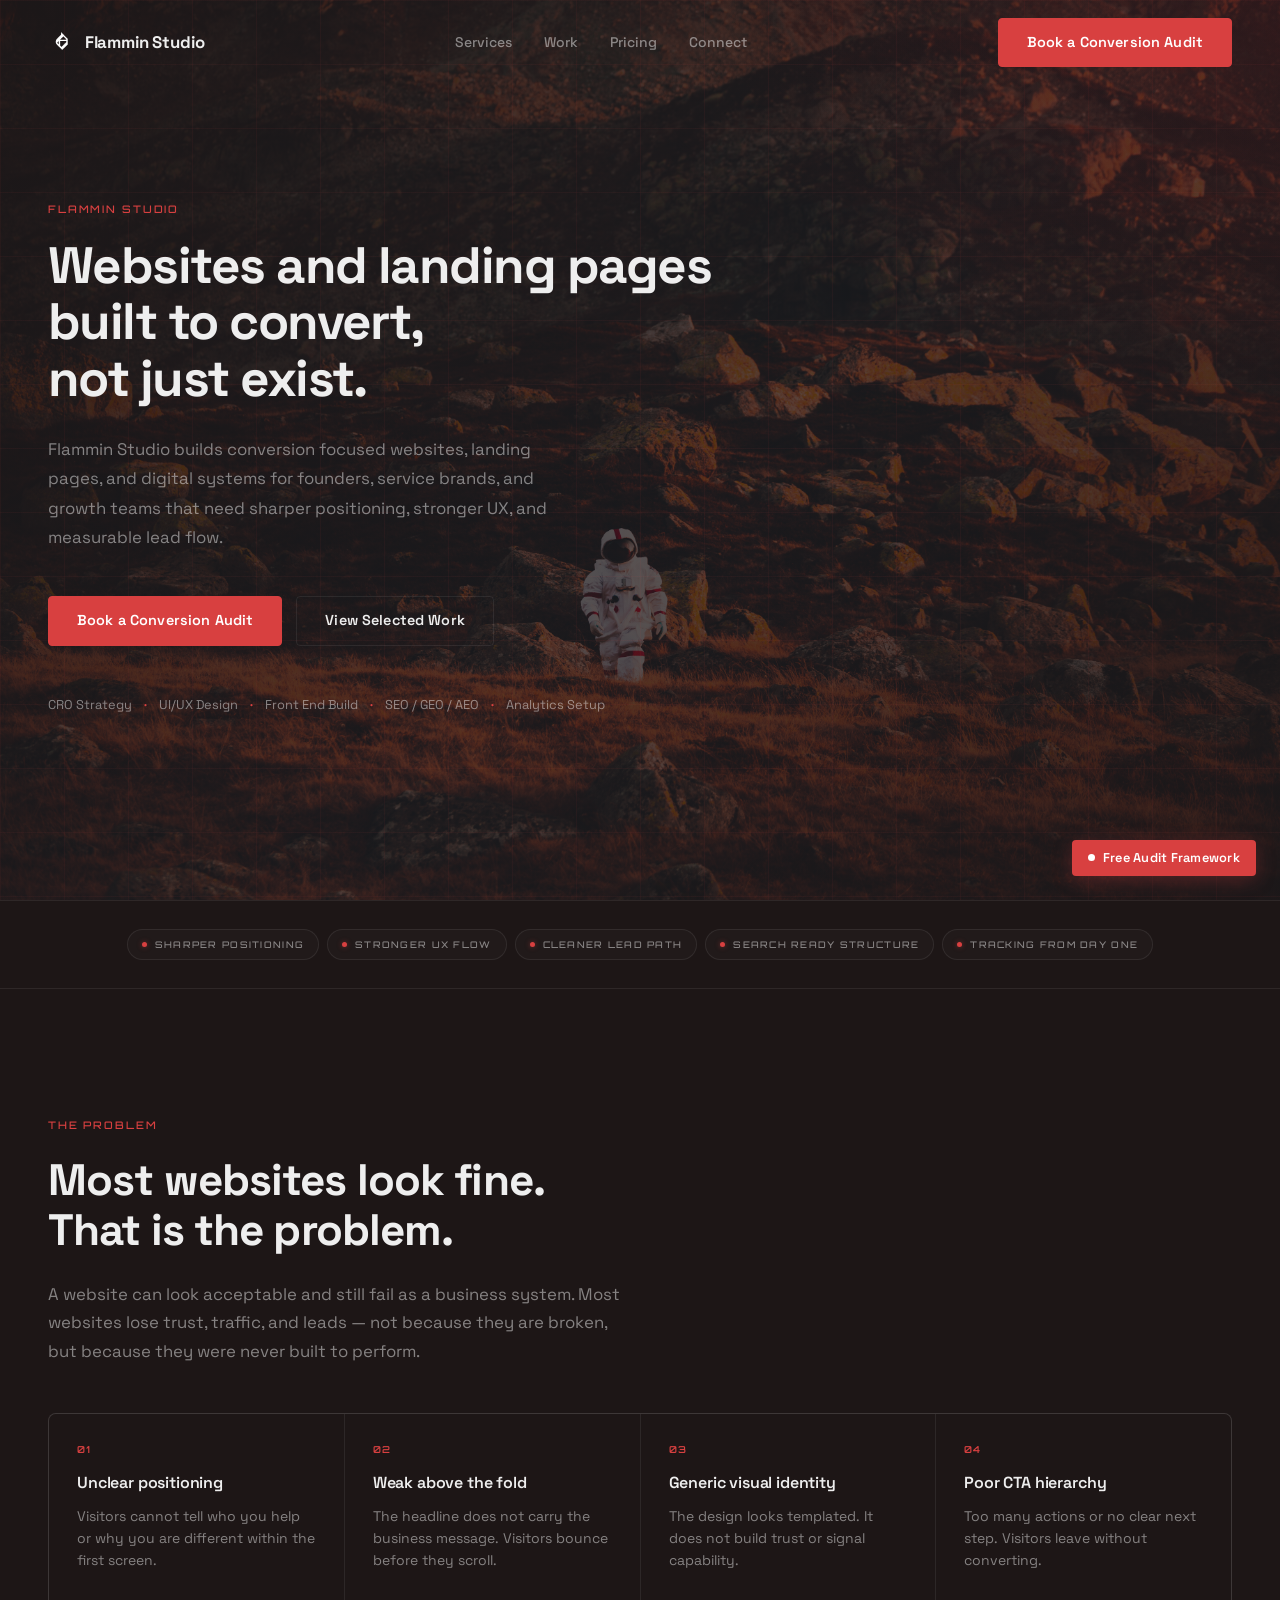
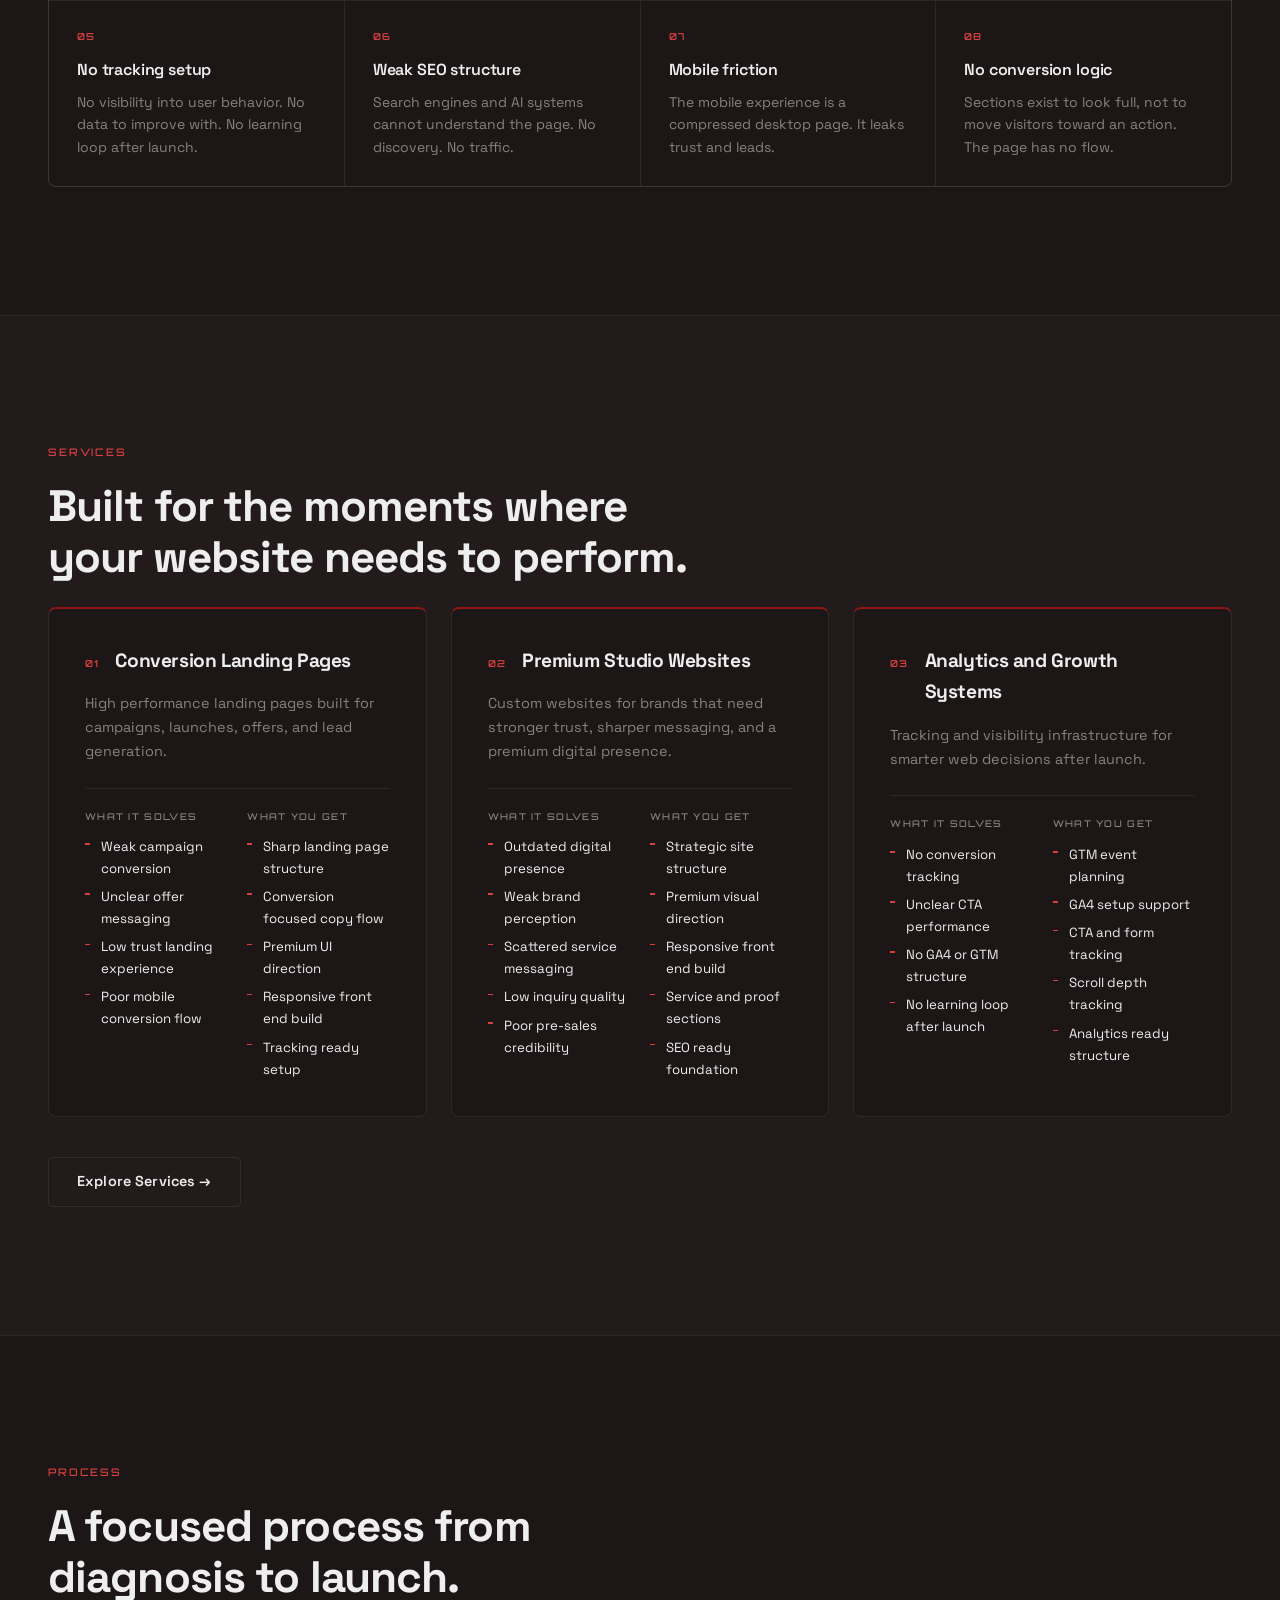
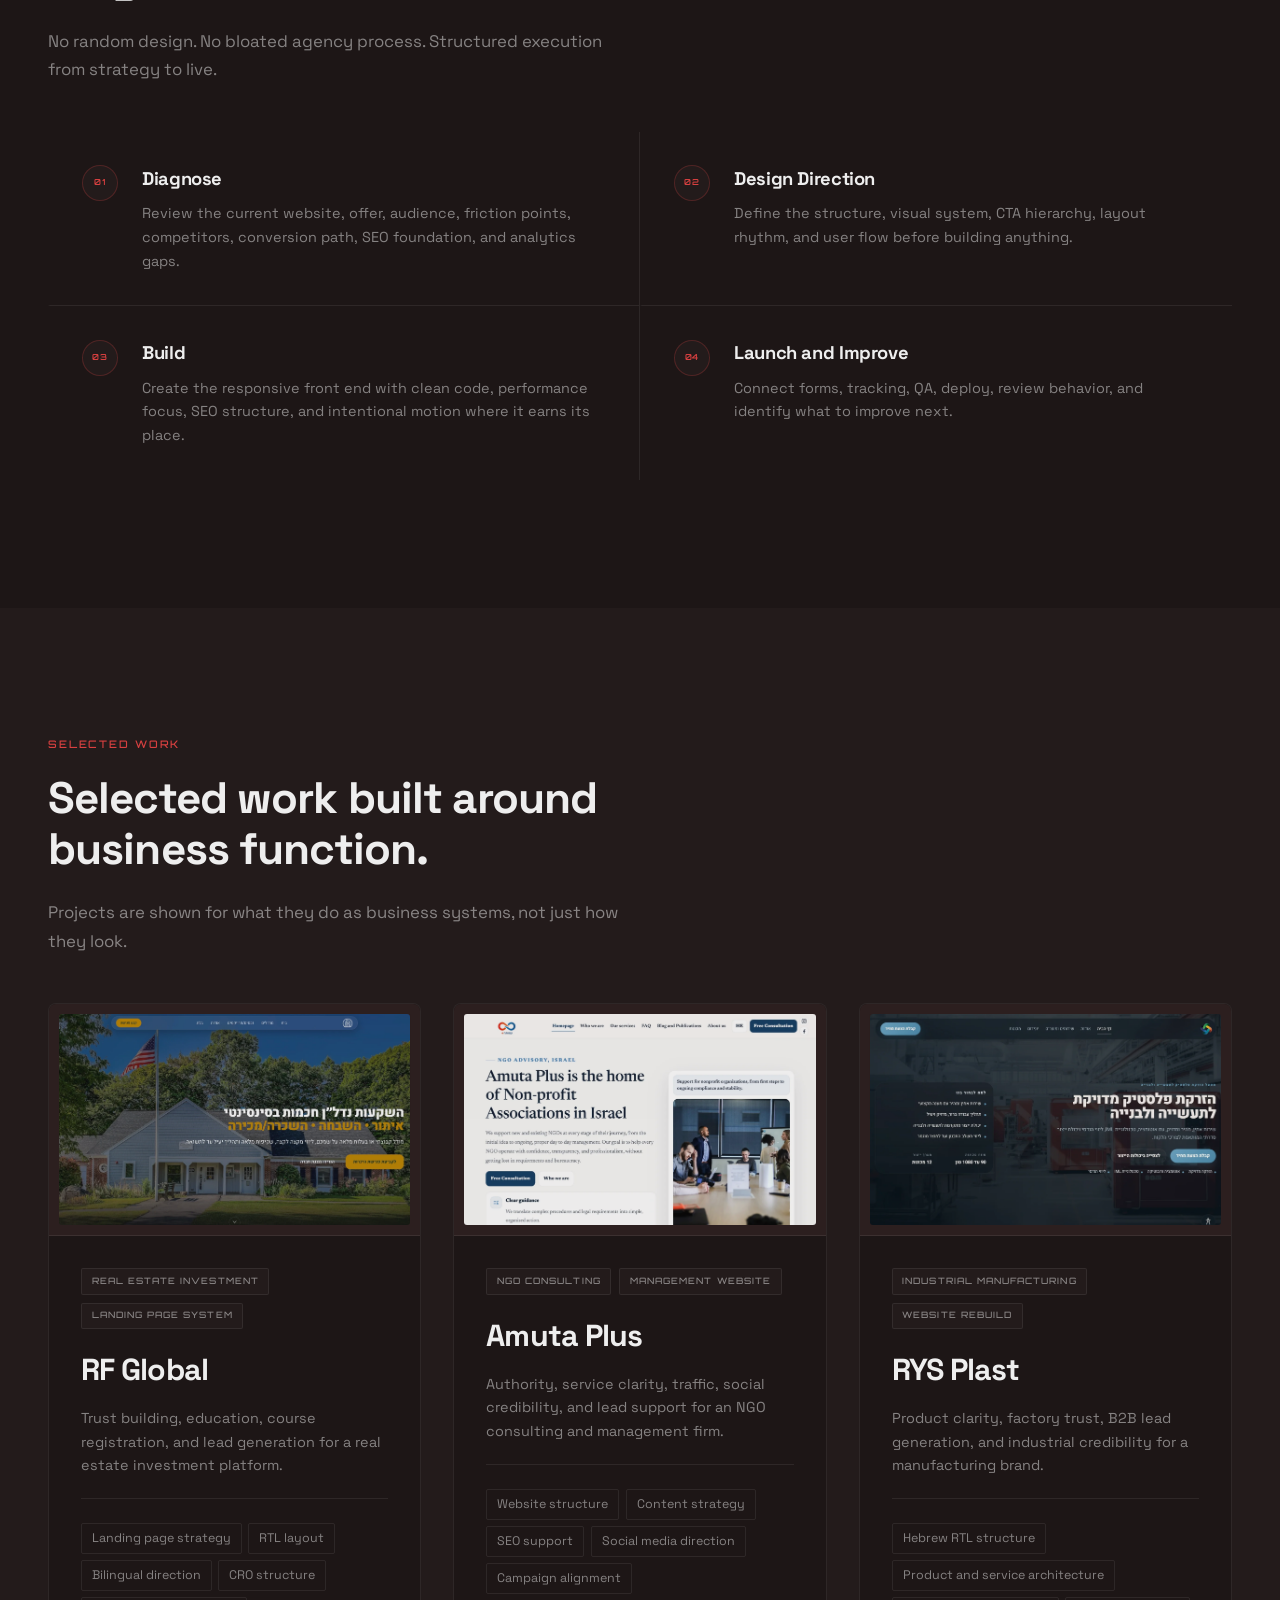
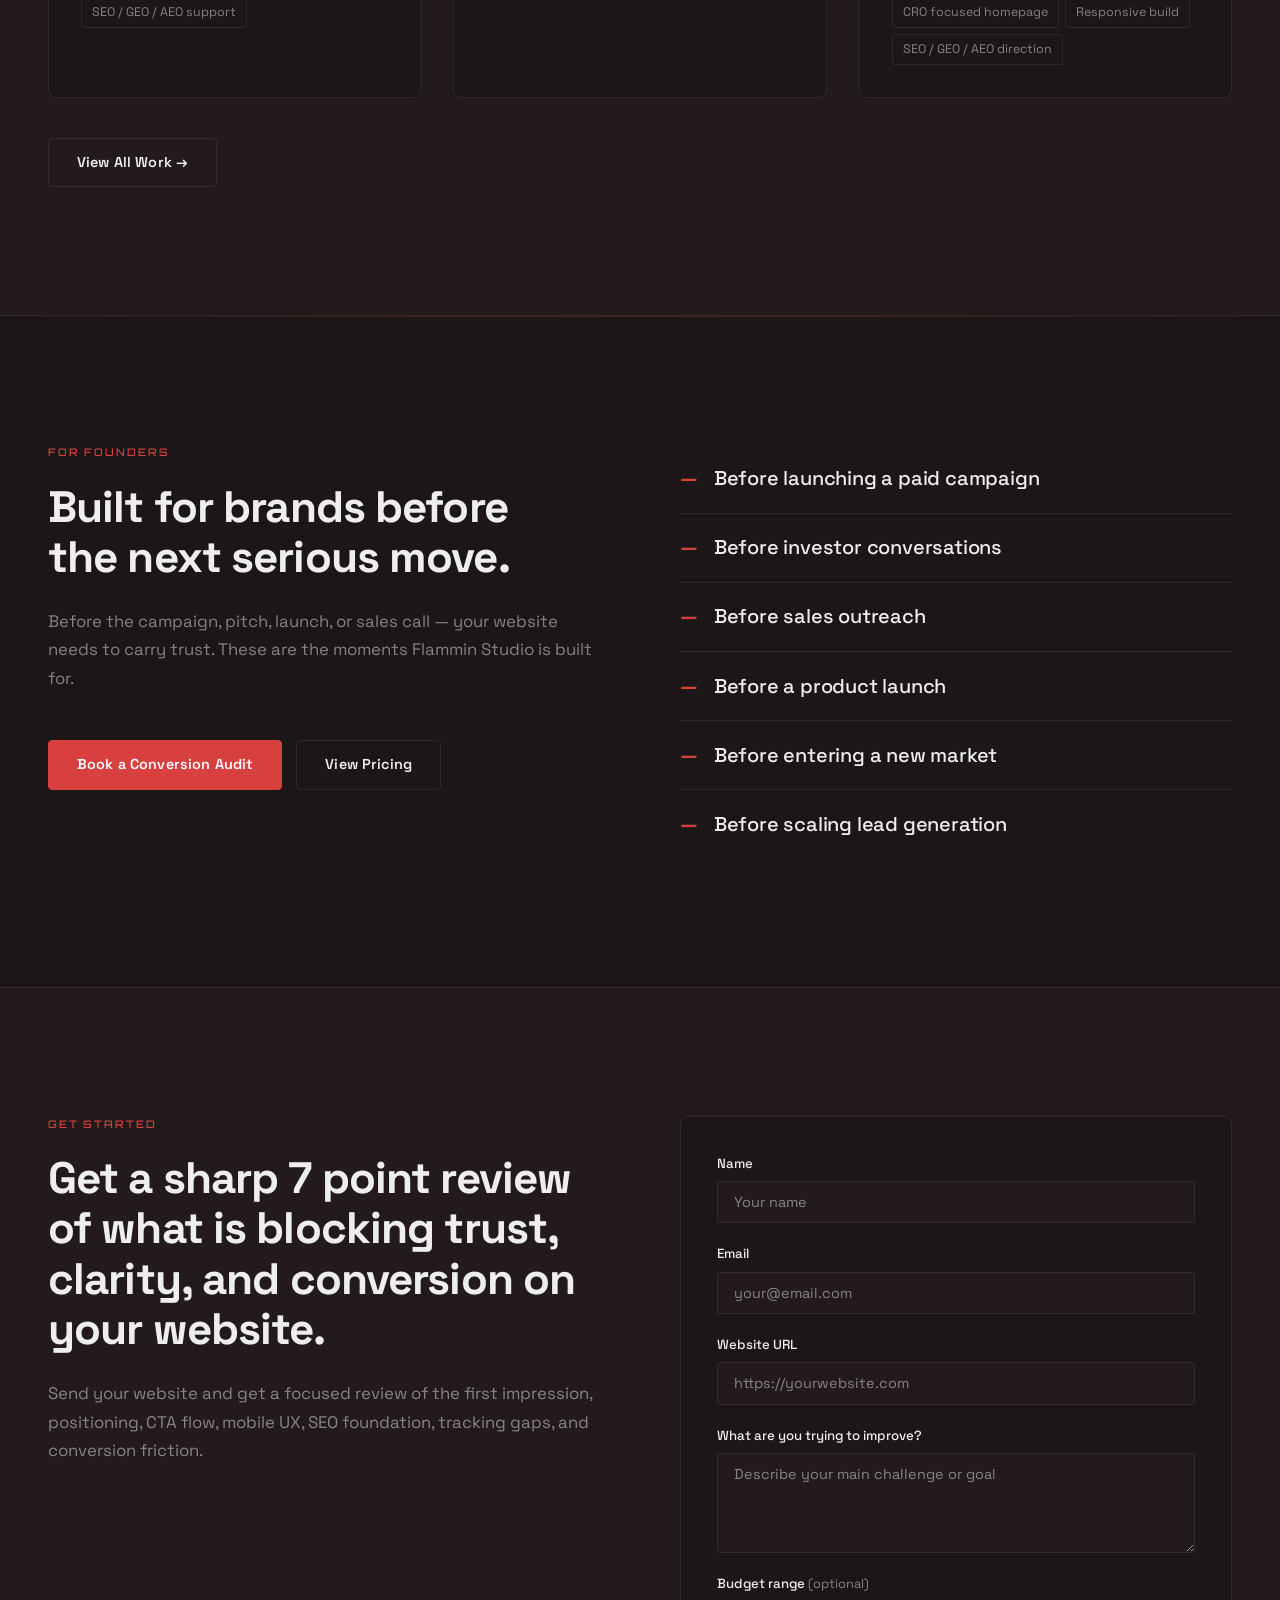
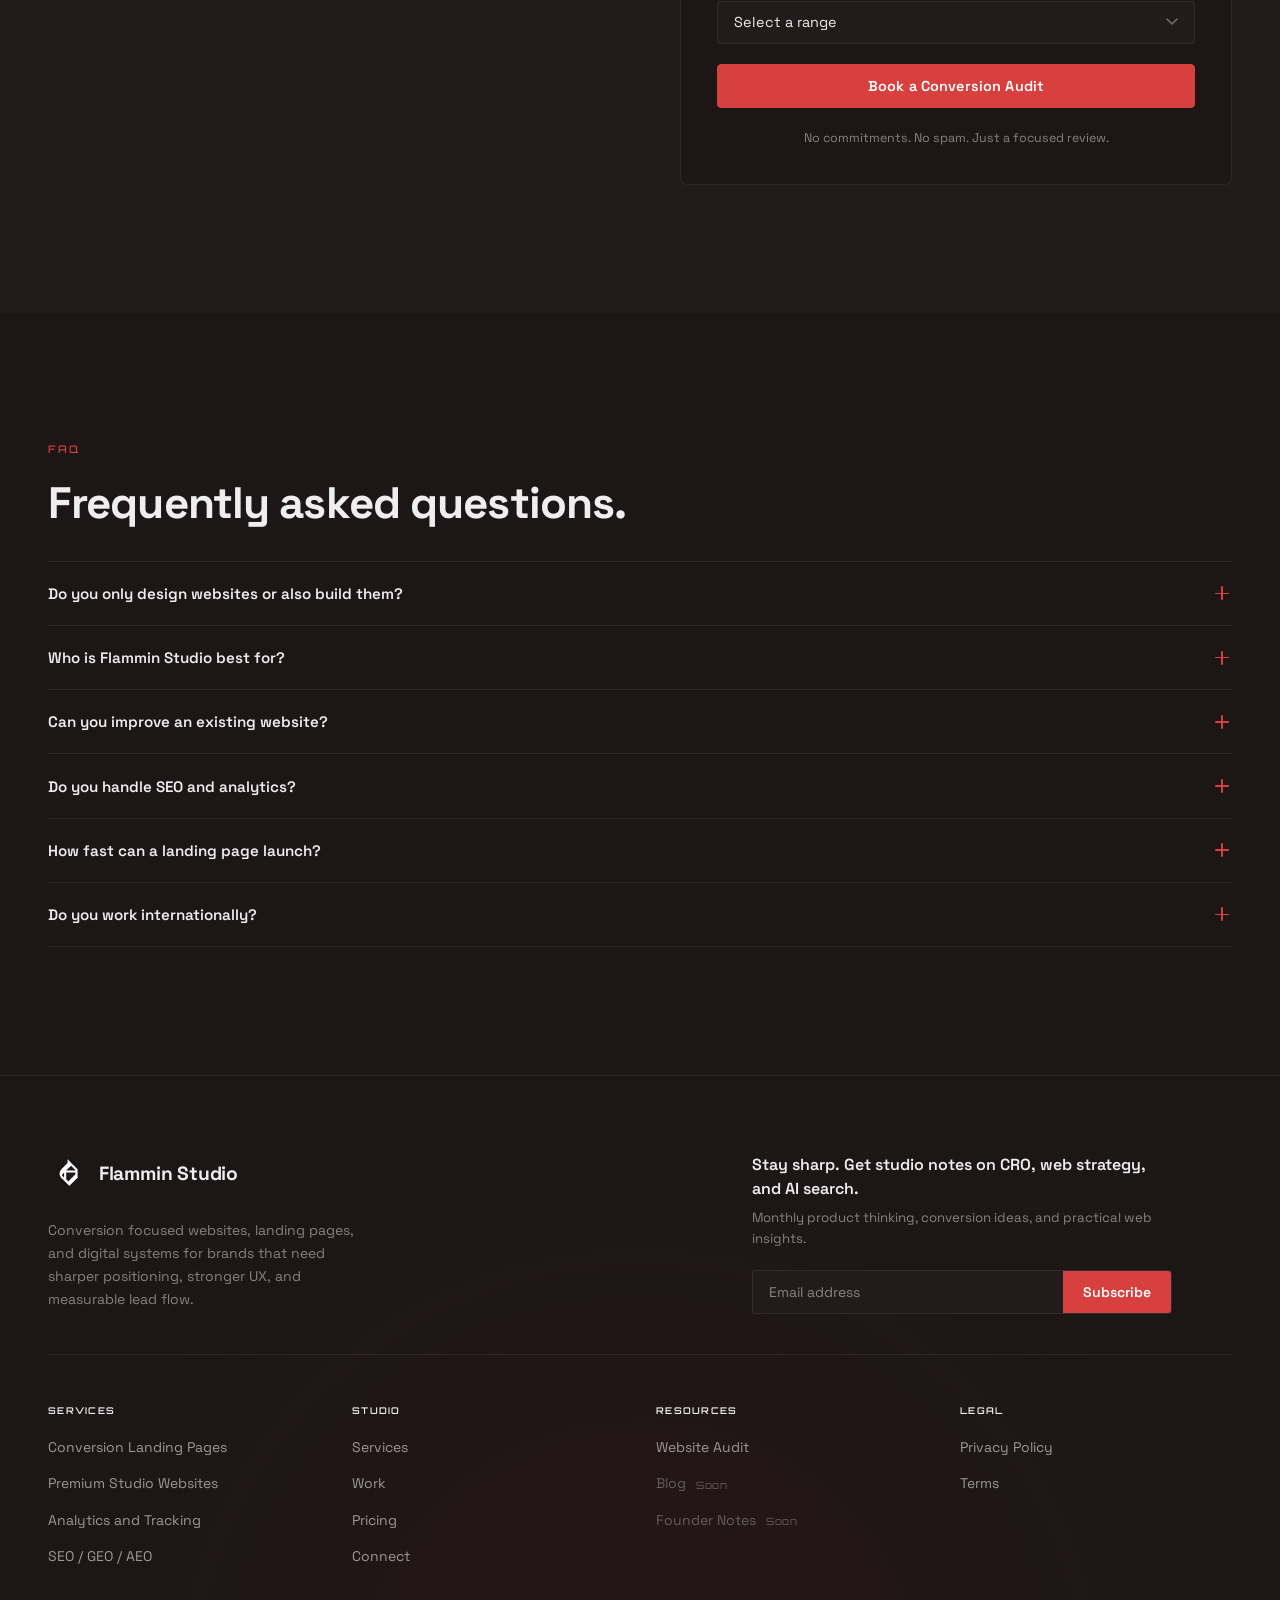
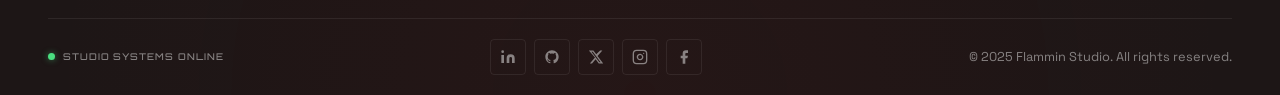
<file: index.html>
<!doctype html>
<html lang="en">
  <head>
    <meta charset="UTF-8" />
    <meta name="viewport" content="width=device-width, initial-scale=1.0" />
    <title>
      Flammin Studio — Conversion Focused Websites and Landing Pages
    </title>
    <meta
      name="description"
      content="Flammin Studio builds conversion focused websites, landing pages, and digital systems for founders, service brands, startups, and growth teams that need sharper positioning, stronger UX, and measurable lead flow."
    />
    <link rel="canonical" href="https://flammin.studio/" />

    <!-- Open Graph -->
    <meta property="og:type" content="website" />
    <meta property="og:site_name" content="Flammin Studio" />
    <meta property="og:url" content="https://flammin.studio/" />
    <meta
      property="og:title"
      content="Flammin Studio — Conversion Focused Websites and Landing Pages"
    />
    <meta
      property="og:description"
      content="Flammin Studio builds conversion focused websites, landing pages, and digital systems for founders, service brands, startups, and growth teams that need sharper positioning, stronger UX, and measurable lead flow."
    />
    <meta
      property="og:image"
      content="https://flammin.studio/assets/og/flammin-studio-og.jpg"
    />

    <!-- Twitter Card -->
    <meta name="twitter:card" content="summary_large_image" />
    <meta
      name="twitter:title"
      content="Flammin Studio — Conversion Focused Websites and Landing Pages"
    />
    <meta
      name="twitter:description"
      content="Flammin Studio builds conversion focused websites, landing pages, and digital systems for founders, service brands, and growth teams."
    />
    <meta
      name="twitter:image"
      content="https://flammin.studio/assets/og/flammin-studio-og.jpg"
    />

    <!-- Fonts -->
    <link rel="preconnect" href="https://fonts.googleapis.com" />
    <link rel="preconnect" href="https://fonts.gstatic.com" crossorigin />
    <link
      href="https://fonts.googleapis.com/css2?family=Space+Grotesk:wght@300;400;500;600;700&family=Orbitron:wght@400;500;600&display=swap"
      rel="stylesheet"
    />

    <!-- Favicons -->
    <link rel="icon" type="image/x-icon" href="assets/favicon/favicon.ico" />
    <link
      rel="icon"
      type="image/png"
      sizes="16x16"
      href="assets/favicon/favicon-16x16.png"
    />
    <link
      rel="icon"
      type="image/png"
      sizes="32x32"
      href="assets/favicon/favicon-32x32.png"
    />
    <link
      rel="apple-touch-icon"
      sizes="180x180"
      href="assets/favicon/apple-touch-icon.png"
    />
    <link rel="manifest" href="assets/favicon/site.webmanifest" />
    <meta name="theme-color" content="#1D1616" />

    <link rel="stylesheet" href="css/styles.css" />
  </head>
  <body data-page="home">
    <!-- ===== HEADER ===== -->
    <header class="site-header" id="site-header">
      <div class="container header-inner">
        <a href="/" class="logo" aria-label="Flammin Studio — home">
          <img
            src="assets/logos/LOGO.svg"
            alt=""
            class="logo-mark"
            width="28"
            height="28"
            aria-hidden="true"
          />
          <span class="logo-wordmark">Flammin Studio</span>
        </a>

        <nav class="main-nav" id="main-nav" aria-label="Main navigation">
          <div class="nav-panel-head">
            <span class="nav-panel-label" aria-hidden="true">Menu</span>
            <button class="nav-close-btn" id="nav-close-btn" aria-label="Close menu">
              <span aria-hidden="true"></span>
              <span aria-hidden="true"></span>
            </button>
          </div>
          <ul class="nav-list" role="list">
            <li><a href="./services.html" class="nav-link" data-nav="services">Services</a></li>
            <li><a href="./work.html" class="nav-link" data-nav="work">Work</a></li>
            <li><a href="./pricing.html" class="nav-link" data-nav="pricing">Pricing</a></li>
            <li><a href="#audit" class="nav-link" data-nav="connect">Connect</a></li>
          </ul>
          <div class="nav-panel-cta">
            <a href="#audit" class="btn btn-primary" data-event="cta_click" data-location="mobile_menu" data-label="book_conversion_audit">Book a Conversion Audit</a>
          </div>
        </nav>

        <div class="header-actions">
          <a
            href="#audit"
            class="btn btn-primary"
            data-event="cta_click"
            data-location="header"
            data-label="book_conversion_audit"
            >Book a Conversion Audit</a
          >
          <button
            class="menu-toggle"
            id="menu-toggle"
            aria-label="Open menu"
            aria-expanded="false"
            aria-controls="main-nav"
          >
            <span class="bar"></span>
            <span class="bar"></span>
            <span class="bar"></span>
          </button>
        </div>
      </div>
    </header>

    <main>
      <!-- ===== HERO ===== -->
      <section class="hero" id="hero" aria-labelledby="hero-heading">
        <div class="hero-bg" aria-hidden="true"></div>
        <div class="container hero-inner">
          <!-- Left: hero message -->
          <div class="hero-content">
            <p class="eyebrow">Flammin Studio</p>
            <h1 id="hero-heading" class="hero-headline">
              Websites and landing pages<br class="br-desktop" />
              built to convert,<br />
              not just exist.
            </h1>
            <p class="hero-sub">
              Flammin Studio builds conversion focused websites, landing pages,
              and digital systems for founders, service brands, and growth teams
              that need sharper positioning, stronger UX, and measurable lead
              flow.
            </p>
            <div class="hero-ctas">
              <a
                href="#audit"
                class="btn btn-primary"
                data-event="cta_click"
                data-location="hero"
                data-label="book_conversion_audit"
                >Book a Conversion Audit</a
              >
              <a
                href="#work"
                class="btn btn-ghost"
                data-event="cta_click"
                data-location="hero"
                data-label="view_selected_work"
                >View Selected Work</a
              >
            </div>
            <div class="hero-caps" aria-label="Core capabilities">
              <span>CRO Strategy</span>
              <span class="cap-dot" aria-hidden="true">·</span>
              <span>UI/UX Design</span>
              <span class="cap-dot" aria-hidden="true">·</span>
              <span>Front End Build</span>
              <span class="cap-dot" aria-hidden="true">·</span>
              <span>SEO / GEO / AEO</span>
              <span class="cap-dot" aria-hidden="true">·</span>
              <span>Analytics Setup</span>
            </div>
          </div>

          <!-- Right: conversion audit interface -->
          <div class="hero-visual" aria-hidden="true">
            <div class="hv-frame">
              <div class="hv-panel">
                <div class="hv-header">
                  <span class="hv-label">CONVERSION AUDIT</span>
                  <span class="hv-badge">7 POINTS</span>
                </div>
                <div class="hv-scan"></div>
                <ul class="hv-checks">
                  <li class="hv-check hv-pass">
                    <span class="hv-dot"></span
                    ><span class="hv-name">First impression</span
                    ><span class="hv-val">Clear</span>
                  </li>
                  <li class="hv-check hv-fail">
                    <span class="hv-dot"></span
                    ><span class="hv-name">CTA hierarchy</span
                    ><span class="hv-val">Friction</span>
                  </li>
                  <li class="hv-check hv-pass">
                    <span class="hv-dot"></span
                    ><span class="hv-name">Mobile UX</span
                    ><span class="hv-val">Pass</span>
                  </li>
                  <li class="hv-check hv-fail">
                    <span class="hv-dot"></span
                    ><span class="hv-name">SEO structure</span
                    ><span class="hv-val">Gaps</span>
                  </li>
                  <li class="hv-check hv-fail">
                    <span class="hv-dot"></span
                    ><span class="hv-name">Analytics tracking</span
                    ><span class="hv-val">Missing</span>
                  </li>
                  <li class="hv-check hv-fail">
                    <span class="hv-dot"></span
                    ><span class="hv-name">Positioning</span
                    ><span class="hv-val">Weak</span>
                  </li>
                  <li class="hv-check hv-pass">
                    <span class="hv-dot"></span
                    ><span class="hv-name">Conversion flow</span
                    ><span class="hv-val">Reviewed</span>
                  </li>
                </ul>
                <div class="hv-footer">
                  <span class="hv-count">4 friction points identified</span>
                </div>
              </div>
            </div>
          </div>
        </div>
      </section>

      <!-- ===== TRUST STRIP ===== -->
      <section class="trust-strip" aria-label="What Flammin Studio delivers">
        <div class="container">
          <ul class="trust-list" role="list">
            <li class="trust-item"><span class="trust-label">Sharper Positioning</span></li>
            <li class="trust-item"><span class="trust-label">Stronger UX Flow</span></li>
            <li class="trust-item"><span class="trust-label">Cleaner Lead Path</span></li>
            <li class="trust-item"><span class="trust-label">Search Ready Structure</span></li>
            <li class="trust-item"><span class="trust-label">Tracking From Day One</span></li>
          </ul>
        </div>
      </section>

      <!-- ===== PROBLEM ===== -->
      <section
        class="section problem-section"
        id="problem"
        aria-labelledby="problem-heading"
      >
        <div class="container">
          <p class="eyebrow">The Problem</p>
          <h2 id="problem-heading" class="section-title">
            Most websites look fine.<br />That is the problem.
          </h2>
          <p class="section-sub">
            A website can look acceptable and still fail as a business system.
            Most websites lose trust, traffic, and leads — not because they are
            broken, but because they were never built to perform.
          </p>
          <ul class="problem-grid" role="list">
            <li class="problem-card reveal-item">
              <span class="card-num" aria-hidden="true">01</span>
              <h3 class="problem-title">Unclear positioning</h3>
              <p class="problem-desc">
                Visitors cannot tell who you help or why you are different
                within the first screen.
              </p>
            </li>
            <li class="problem-card reveal-item">
              <span class="card-num" aria-hidden="true">02</span>
              <h3 class="problem-title">Weak above the fold</h3>
              <p class="problem-desc">
                The headline does not carry the business message. Visitors
                bounce before they scroll.
              </p>
            </li>
            <li class="problem-card reveal-item">
              <span class="card-num" aria-hidden="true">03</span>
              <h3 class="problem-title">Generic visual identity</h3>
              <p class="problem-desc">
                The design looks templated. It does not build trust or signal
                capability.
              </p>
            </li>
            <li class="problem-card reveal-item">
              <span class="card-num" aria-hidden="true">04</span>
              <h3 class="problem-title">Poor CTA hierarchy</h3>
              <p class="problem-desc">
                Too many actions or no clear next step. Visitors leave without
                converting.
              </p>
            </li>
            <li class="problem-card reveal-item">
              <span class="card-num" aria-hidden="true">05</span>
              <h3 class="problem-title">No tracking setup</h3>
              <p class="problem-desc">
                No visibility into user behavior. No data to improve with. No
                learning loop after launch.
              </p>
            </li>
            <li class="problem-card reveal-item">
              <span class="card-num" aria-hidden="true">06</span>
              <h3 class="problem-title">Weak SEO structure</h3>
              <p class="problem-desc">
                Search engines and AI systems cannot understand the page. No
                discovery. No traffic.
              </p>
            </li>
            <li class="problem-card reveal-item">
              <span class="card-num" aria-hidden="true">07</span>
              <h3 class="problem-title">Mobile friction</h3>
              <p class="problem-desc">
                The mobile experience is a compressed desktop page. It leaks
                trust and leads.
              </p>
            </li>
            <li class="problem-card reveal-item">
              <span class="card-num" aria-hidden="true">08</span>
              <h3 class="problem-title">No conversion logic</h3>
              <p class="problem-desc">
                Sections exist to look full, not to move visitors toward an
                action. The page has no flow.
              </p>
            </li>
          </ul>
        </div>
      </section>

      <!-- ===== SERVICES ===== -->
      <section
        class="section offers-section"
        id="services"
        aria-labelledby="services-heading"
      >
        <div class="container">
          <p class="eyebrow">Services</p>
          <h2 id="services-heading" class="section-title">
            Built for the moments where<br />your website needs to perform.
          </h2>
          <div class="offers-grid">
            <article class="offer-card reveal-item">
              <div class="offer-top">
                <span class="offer-num" aria-hidden="true">01</span>
                <h3 class="offer-title">Conversion Landing Pages</h3>
              </div>
              <p class="offer-desc">
                High performance landing pages built for campaigns, launches,
                offers, and lead generation.
              </p>
              <div class="offer-columns">
                <div class="offer-col">
                  <p class="offer-col-label">What it solves</p>
                  <ul class="offer-list" role="list">
                    <li>Weak campaign conversion</li>
                    <li>Unclear offer messaging</li>
                    <li>Low trust landing experience</li>
                    <li>Poor mobile conversion flow</li>
                  </ul>
                </div>
                <div class="offer-col">
                  <p class="offer-col-label">What you get</p>
                  <ul class="offer-list" role="list">
                    <li>Sharp landing page structure</li>
                    <li>Conversion focused copy flow</li>
                    <li>Premium UI direction</li>
                    <li>Responsive front end build</li>
                    <li>Tracking ready setup</li>
                  </ul>
                </div>
              </div>
            </article>

            <article class="offer-card reveal-item">
              <div class="offer-top">
                <span class="offer-num" aria-hidden="true">02</span>
                <h3 class="offer-title">Premium Studio Websites</h3>
              </div>
              <p class="offer-desc">
                Custom websites for brands that need stronger trust, sharper
                messaging, and a premium digital presence.
              </p>
              <div class="offer-columns">
                <div class="offer-col">
                  <p class="offer-col-label">What it solves</p>
                  <ul class="offer-list" role="list">
                    <li>Outdated digital presence</li>
                    <li>Weak brand perception</li>
                    <li>Scattered service messaging</li>
                    <li>Low inquiry quality</li>
                    <li>Poor pre-sales credibility</li>
                  </ul>
                </div>
                <div class="offer-col">
                  <p class="offer-col-label">What you get</p>
                  <ul class="offer-list" role="list">
                    <li>Strategic site structure</li>
                    <li>Premium visual direction</li>
                    <li>Responsive front end build</li>
                    <li>Service and proof sections</li>
                    <li>SEO ready foundation</li>
                  </ul>
                </div>
              </div>
            </article>

            <article class="offer-card reveal-item">
              <div class="offer-top">
                <span class="offer-num" aria-hidden="true">03</span>
                <h3 class="offer-title">Analytics and Growth Systems</h3>
              </div>
              <p class="offer-desc">
                Tracking and visibility infrastructure for smarter web decisions
                after launch.
              </p>
              <div class="offer-columns">
                <div class="offer-col">
                  <p class="offer-col-label">What it solves</p>
                  <ul class="offer-list" role="list">
                    <li>No conversion tracking</li>
                    <li>Unclear CTA performance</li>
                    <li>No GA4 or GTM structure</li>
                    <li>No learning loop after launch</li>
                  </ul>
                </div>
                <div class="offer-col">
                  <p class="offer-col-label">What you get</p>
                  <ul class="offer-list" role="list">
                    <li>GTM event planning</li>
                    <li>GA4 setup support</li>
                    <li>CTA and form tracking</li>
                    <li>Scroll depth tracking</li>
                    <li>Analytics ready structure</li>
                  </ul>
                </div>
              </div>
            </article>
          </div>
          <div class="section-footer-cta">
            <a
              href="./services.html"
              class="btn btn-ghost"
              data-event="cta_click"
              data-location="homepage_services"
              data-label="explore_services"
              >Explore Services →</a
            >
          </div>
        </div>
      </section>

      <!-- ===== PROCESS ===== -->
      <section
        class="section process-section"
        id="process"
        aria-labelledby="process-heading"
      >
        <div class="container">
          <p class="eyebrow">Process</p>
          <h2 id="process-heading" class="section-title">
            A focused process from<br />diagnosis to launch.
          </h2>
          <p class="section-sub">
            No random design. No bloated agency process. Structured execution
            from strategy to live.
          </p>
          <ol class="process-list" role="list">
            <li class="process-step reveal-item">
              <span class="step-num" aria-hidden="true">01</span>
              <div class="step-body">
                <h3 class="step-title">Diagnose</h3>
                <p class="step-desc">
                  Review the current website, offer, audience, friction points,
                  competitors, conversion path, SEO foundation, and analytics
                  gaps.
                </p>
              </div>
            </li>
            <li class="process-step reveal-item">
              <span class="step-num" aria-hidden="true">02</span>
              <div class="step-body">
                <h3 class="step-title">Design Direction</h3>
                <p class="step-desc">
                  Define the structure, visual system, CTA hierarchy, layout
                  rhythm, and user flow before building anything.
                </p>
              </div>
            </li>
            <li class="process-step reveal-item">
              <span class="step-num" aria-hidden="true">03</span>
              <div class="step-body">
                <h3 class="step-title">Build</h3>
                <p class="step-desc">
                  Create the responsive front end with clean code, performance
                  focus, SEO structure, and intentional motion where it earns
                  its place.
                </p>
              </div>
            </li>
            <li class="process-step reveal-item">
              <span class="step-num" aria-hidden="true">04</span>
              <div class="step-body">
                <h3 class="step-title">Launch and Improve</h3>
                <p class="step-desc">
                  Connect forms, tracking, QA, deploy, review behavior, and
                  identify what to improve next.
                </p>
              </div>
            </li>
          </ol>
        </div>
      </section>

      <!-- ===== SELECTED WORK ===== -->
      <section
        class="section work-section"
        id="work"
        aria-labelledby="work-heading"
      >
        <div class="container">
          <p class="eyebrow">Selected Work</p>
          <h2 id="work-heading" class="section-title">
            Selected work built around<br />business function.
          </h2>
          <p class="section-sub">
            Projects are shown for what they do as business systems, not just
            how they look.
          </p>
          <div class="work-grid">
            <article
              class="work-card reveal-item"
              data-event="case_study_click"
              data-project="rf-global"
            >
              <figure class="work-img">
                <img
                  src="./assets/images/work/rf-global-preview.webp"
                  alt="RF Global — bilingual RTL real estate investment landing page with CRO structure and lead generation flow"
                  loading="lazy"
                  width="800"
                  height="533"
                />
              </figure>
              <div class="work-body">
                <div class="work-tags">
                  <span class="work-tag">Real Estate Investment</span>
                  <span class="work-tag">Landing Page System</span>
                </div>
                <h3 class="work-title">RF Global</h3>
                <p class="work-function">
                  Trust building, education, course registration, and lead
                  generation for a real estate investment platform.
                </p>
                <ul class="work-caps" role="list">
                  <li>Landing page strategy</li>
                  <li>RTL layout</li>
                  <li>Bilingual direction</li>
                  <li>CRO structure</li>
                  <li>SEO / GEO / AEO support</li>
                </ul>
              </div>
            </article>

            <article
              class="work-card reveal-item"
              data-event="case_study_click"
              data-project="amuta-plus"
            >
              <figure class="work-img">
                <img
                  src="./assets/images/work/amuta-plus-preview.webp"
                  alt="Amuta Plus — NGO consulting website built for authority, service clarity, and lead support"
                  loading="lazy"
                  width="800"
                  height="533"
                />
              </figure>
              <div class="work-body">
                <div class="work-tags">
                  <span class="work-tag">NGO Consulting</span>
                  <span class="work-tag">Management Website</span>
                </div>
                <h3 class="work-title">Amuta Plus</h3>
                <p class="work-function">
                  Authority, service clarity, traffic, social credibility, and
                  lead support for an NGO consulting and management firm.
                </p>
                <ul class="work-caps" role="list">
                  <li>Website structure</li>
                  <li>Content strategy</li>
                  <li>SEO support</li>
                  <li>Social media direction</li>
                  <li>Campaign alignment</li>
                </ul>
              </div>
            </article>

            <article
              class="work-card reveal-item"
              data-event="case_study_click"
              data-project="rys-plast"
            >
              <figure class="work-img">
                <img
                  src="./assets/images/work/rys-plast-preview.webp"
                  alt="RYS Plast — industrial manufacturing website with Hebrew RTL structure, B2B lead generation, and CRO focused homepage"
                  loading="lazy"
                  width="800"
                  height="533"
                />
              </figure>
              <div class="work-body">
                <div class="work-tags">
                  <span class="work-tag">Industrial Manufacturing</span>
                  <span class="work-tag">Website Rebuild</span>
                </div>
                <h3 class="work-title">RYS Plast</h3>
                <p class="work-function">
                  Product clarity, factory trust, B2B lead generation, and
                  industrial credibility for a manufacturing brand.
                </p>
                <ul class="work-caps" role="list">
                  <li>Hebrew RTL structure</li>
                  <li>Product and service architecture</li>
                  <li>CRO focused homepage</li>
                  <li>Responsive build</li>
                  <li>SEO / GEO / AEO direction</li>
                </ul>
              </div>
            </article>
          </div>
          <div class="section-footer-cta">
            <a
              href="./work.html"
              class="btn btn-ghost"
              data-event="cta_click"
              data-location="homepage_work"
              data-label="view_all_work"
              >View All Work →</a
            >
          </div>
        </div>
      </section>

      <!-- ===== FOUNDERS ===== -->
      <section
        class="section founders-section"
        id="founders"
        aria-labelledby="founders-heading"
      >
        <div class="container founders-inner">
          <div class="founders-content">
            <p class="eyebrow">For Founders</p>
            <h2 id="founders-heading" class="section-title">
              Built for brands before<br />the next serious move.
            </h2>
            <p class="section-sub">
              Before the campaign, pitch, launch, or sales call — your website
              needs to carry trust. These are the moments Flammin Studio is
              built for.
            </p>
            <div class="founders-ctas">
              <a
                href="#audit"
                class="btn btn-primary"
                data-event="cta_click"
                data-location="founders"
                data-label="book_conversion_audit"
                >Book a Conversion Audit</a
              >
              <a
                href="./pricing.html"
                class="btn btn-ghost"
                data-event="cta_click"
                data-location="founders"
                data-label="view_pricing"
                >View Pricing</a
              >
            </div>
          </div>
          <ul class="scenarios-list" role="list">
            <li class="scenario-item reveal-item">
              <span class="scenario-dash" aria-hidden="true">—</span>
              <span>Before launching a paid campaign</span>
            </li>
            <li class="scenario-item reveal-item">
              <span class="scenario-dash" aria-hidden="true">—</span>
              <span>Before investor conversations</span>
            </li>
            <li class="scenario-item reveal-item">
              <span class="scenario-dash" aria-hidden="true">—</span>
              <span>Before sales outreach</span>
            </li>
            <li class="scenario-item reveal-item">
              <span class="scenario-dash" aria-hidden="true">—</span>
              <span>Before a product launch</span>
            </li>
            <li class="scenario-item reveal-item">
              <span class="scenario-dash" aria-hidden="true">—</span>
              <span>Before entering a new market</span>
            </li>
            <li class="scenario-item reveal-item">
              <span class="scenario-dash" aria-hidden="true">—</span>
              <span>Before scaling lead generation</span>
            </li>
          </ul>
        </div>
      </section>

      <!-- ===== AUDIT CTA ===== -->
      <section
        class="section audit-section"
        id="audit"
        aria-labelledby="audit-heading"
      >
        <div class="container audit-inner">
          <div class="audit-content">
            <p class="eyebrow">Get Started</p>
            <h2 id="audit-heading" class="section-title">
              Get a sharp 7 point review of what is blocking trust, clarity, and
              conversion on your website.
            </h2>
            <p class="section-sub">
              Send your website and get a focused review of the first
              impression, positioning, CTA flow, mobile UX, SEO foundation,
              tracking gaps, and conversion friction.
            </p>
          </div>
          <div class="audit-form-wrap">
            <form
              class="audit-form"
              id="audit-form"
              novalidate
              aria-label="Conversion audit request"
            >
              <div class="form-group">
                <label for="f-name" class="form-label">Name</label>
                <input
                  type="text"
                  id="f-name"
                  name="name"
                  class="form-input"
                  placeholder="Your name"
                  required
                  autocomplete="name"
                />
              </div>
              <div class="form-group">
                <label for="f-email" class="form-label">Email</label>
                <input
                  type="email"
                  id="f-email"
                  name="email"
                  class="form-input"
                  placeholder="your@email.com"
                  required
                  autocomplete="email"
                />
              </div>
              <div class="form-group">
                <label for="f-website" class="form-label">Website URL</label>
                <input
                  type="url"
                  id="f-website"
                  name="website"
                  class="form-input"
                  placeholder="https://yourwebsite.com"
                  required
                />
              </div>
              <div class="form-group">
                <label for="f-goal" class="form-label"
                  >What are you trying to improve?</label
                >
                <textarea
                  id="f-goal"
                  name="goal"
                  class="form-input form-textarea"
                  placeholder="Describe your main challenge or goal"
                  rows="4"
                  required
                ></textarea>
              </div>
              <div class="form-group">
                <label for="f-budget" class="form-label">
                  Budget range
                  <span class="label-optional">(optional)</span>
                </label>
                <select
                  id="f-budget"
                  name="budget"
                  class="form-input form-select"
                >
                  <option value="" disabled selected>Select a range</option>
                  <option value="under-1k">Under $1,000</option>
                  <option value="1k-3k">$1,000 – $3,000</option>
                  <option value="3k-7k">$3,000 – $7,000</option>
                  <option value="7k-plus">$7,000+</option>
                  <option value="not-sure">Not sure yet</option>
                </select>
              </div>
              <button
                type="submit"
                class="btn btn-primary btn-full"
                data-event="form_submit"
                data-location="audit"
                data-label="book_conversion_audit"
              >
                Book a Conversion Audit
              </button>
              <p class="form-note">
                No commitments. No spam. Just a focused review.
              </p>
            </form>
          </div>
        </div>
      </section>

      <!-- ===== FAQ ===== -->
      <section
        class="section faq-section"
        id="faq"
        aria-labelledby="faq-heading"
      >
        <div class="container">
          <p class="eyebrow">FAQ</p>
          <h2 id="faq-heading" class="section-title">
            Frequently asked questions.
          </h2>
          <dl class="faq-list">
            <div class="faq-item">
              <dt>
                <button
                  class="faq-toggle"
                  aria-expanded="false"
                  aria-controls="faq-a1"
                >
                  Do you only design websites or also build them?
                  <span class="faq-icon" aria-hidden="true"></span>
                </button>
              </dt>
              <dd class="faq-answer" id="faq-a1">
                <p>
                  Flammin Studio handles both the design direction and the front
                  end build, with strategy, UX, SEO structure, and analytics
                  considered from the beginning. You get one focused partner,
                  not a fragmented chain of vendors.
                </p>
              </dd>
            </div>

            <div class="faq-item">
              <dt>
                <button
                  class="faq-toggle"
                  aria-expanded="false"
                  aria-controls="faq-a2"
                >
                  Who is Flammin Studio best for?
                  <span class="faq-icon" aria-hidden="true"></span>
                </button>
              </dt>
              <dd class="faq-answer" id="faq-a2">
                <p>
                  Founders, service brands, startups, growth teams, and
                  businesses that need a sharper website or landing page built
                  around trust, clarity, and conversion. If your website needs
                  to perform as a business system, this is the right fit.
                </p>
              </dd>
            </div>

            <div class="faq-item">
              <dt>
                <button
                  class="faq-toggle"
                  aria-expanded="false"
                  aria-controls="faq-a3"
                >
                  Can you improve an existing website?
                  <span class="faq-icon" aria-hidden="true"></span>
                </button>
              </dt>
              <dd class="faq-answer" id="faq-a3">
                <p>
                  Yes. The process can start with a conversion audit, then move
                  into redesign, landing page creation, SEO structure, or
                  tracking improvements. You do not need a full rebuild to see
                  better results.
                </p>
              </dd>
            </div>

            <div class="faq-item">
              <dt>
                <button
                  class="faq-toggle"
                  aria-expanded="false"
                  aria-controls="faq-a4"
                >
                  Do you handle SEO and analytics?
                  <span class="faq-icon" aria-hidden="true"></span>
                </button>
              </dt>
              <dd class="faq-answer" id="faq-a4">
                <p>
                  Yes. Every build includes SEO / GEO / AEO foundations,
                  semantic structure, and heading hierarchy. Analytics setup can
                  include GTM, GA4, Search Console readiness, and conversion
                  event planning.
                </p>
              </dd>
            </div>

            <div class="faq-item">
              <dt>
                <button
                  class="faq-toggle"
                  aria-expanded="false"
                  aria-controls="faq-a5"
                >
                  How fast can a landing page launch?
                  <span class="faq-icon" aria-hidden="true"></span>
                </button>
              </dt>
              <dd class="faq-answer" id="faq-a5">
                <p>
                  Timeline depends on scope, content, and assets, but landing
                  pages are designed to move faster than full website builds.
                  The focused process keeps things moving without chaos.
                </p>
              </dd>
            </div>

            <div class="faq-item">
              <dt>
                <button
                  class="faq-toggle"
                  aria-expanded="false"
                  aria-controls="faq-a6"
                >
                  Do you work internationally?
                  <span class="faq-icon" aria-hidden="true"></span>
                </button>
              </dt>
              <dd class="faq-answer" id="faq-a6">
                <p>
                  Yes. Flammin Studio works with local and international clients
                  — founders, service brands, and growth teams across markets.
                  RTL and bilingual projects are also supported.
                </p>
              </dd>
            </div>
          </dl>
        </div>

        <script type="application/ld+json">
          {
            "@context": "https://schema.org",
            "@type": "FAQPage",
            "mainEntity": [
              {
                "@type": "Question",
                "name": "Do you only design websites or also build them?",
                "acceptedAnswer": {
                  "@type": "Answer",
                  "text": "Flammin Studio handles both the design direction and the front end build, with strategy, UX, SEO structure, and analytics considered from the beginning."
                }
              },
              {
                "@type": "Question",
                "name": "Who is Flammin Studio best for?",
                "acceptedAnswer": {
                  "@type": "Answer",
                  "text": "Founders, service brands, startups, growth teams, and businesses that need a sharper website or landing page built around trust, clarity, and conversion."
                }
              },
              {
                "@type": "Question",
                "name": "Can you improve an existing website?",
                "acceptedAnswer": {
                  "@type": "Answer",
                  "text": "Yes. The process can start with a conversion audit, then move into redesign, landing page creation, SEO structure, or tracking improvements."
                }
              },
              {
                "@type": "Question",
                "name": "Do you handle SEO and analytics?",
                "acceptedAnswer": {
                  "@type": "Answer",
                  "text": "Yes. Every build includes SEO/GEO/AEO foundations, semantic structure, and heading hierarchy. Analytics setup can include GTM, GA4, Search Console readiness, and conversion event planning."
                }
              },
              {
                "@type": "Question",
                "name": "How fast can a landing page launch?",
                "acceptedAnswer": {
                  "@type": "Answer",
                  "text": "Timeline depends on scope, content, and assets, but landing pages are designed to move faster than full website builds."
                }
              },
              {
                "@type": "Question",
                "name": "Do you work internationally?",
                "acceptedAnswer": {
                  "@type": "Answer",
                  "text": "Yes. Flammin Studio works with local and international clients — founders, service brands, and growth teams across markets. RTL and bilingual projects are also supported."
                }
              }
            ]
          }
        </script>
      </section>
    </main>

    <!-- ===== FOOTER ===== -->
    <footer class="site-footer" id="footer">
      <div class="container footer-body">

        <!-- Brand -->
        <div class="footer-brand">
          <a href="/" class="logo" aria-label="Flammin Studio — home">
            <img src="assets/logos/LOGO.svg" alt="" class="logo-mark" width="42" height="42" aria-hidden="true" />
            <span class="logo-wordmark">Flammin Studio</span>
          </a>
          <p class="footer-tagline">
            Conversion focused websites, landing pages, and digital systems for brands that need sharper positioning, stronger UX, and measurable lead flow.
          </p>
        </div>

        <!-- Newsletter -->
        <div class="footer-newsletter">
          <p class="footer-nl-heading">Stay sharp. Get studio notes on CRO, web strategy, and AI search.</p>
          <p class="footer-nl-sub">Monthly product thinking, conversion ideas, and practical web insights.</p>
          <form class="newsletter-form" id="newsletter-form" novalidate aria-label="Newsletter signup">
            <div class="newsletter-field">
              <label for="nl-email" class="sr-only">Email address</label>
              <input type="email" id="nl-email" name="email" class="newsletter-input" placeholder="Email address" required autocomplete="email" />
              <button type="submit" class="newsletter-btn">Subscribe</button>
            </div>
            <p class="newsletter-msg" id="newsletter-msg" aria-live="polite" hidden></p>
          </form>
        </div>

        <!-- Column nav grid -->
        <div class="footer-columns-wrap">
          <div class="footer-columns">
            <nav class="footer-col" aria-label="Services">
              <p class="footer-col-title">Services</p>
              <ul class="footer-col-list" role="list">
                <li><a href="./services.html#landing-pages" class="footer-col-link">Conversion Landing Pages</a></li>
                <li><a href="./services.html#studio-websites" class="footer-col-link">Premium Studio Websites</a></li>
                <li><a href="./services.html#analytics-systems" class="footer-col-link">Analytics and Tracking</a></li>
                <li><a href="./services.html#capabilities" class="footer-col-link">SEO / GEO / AEO</a></li>
              </ul>
            </nav>
            <nav class="footer-col" aria-label="Studio">
              <p class="footer-col-title">Studio</p>
              <ul class="footer-col-list" role="list">
                <li><a href="./services.html" class="footer-col-link">Services</a></li>
                <li><a href="./work.html" class="footer-col-link">Work</a></li>
                <li><a href="./pricing.html" class="footer-col-link">Pricing</a></li>
                <li><a href="#audit" class="footer-col-link">Connect</a></li>
              </ul>
            </nav>
            <nav class="footer-col" aria-label="Resources">
              <p class="footer-col-title">Resources</p>
              <ul class="footer-col-list" role="list">
                <li><a href="#audit" class="footer-col-link">Website Audit</a></li>
                <li><a href="#" class="footer-col-link footer-col-link--soon">Blog <span class="footer-soon" aria-label="coming soon">Soon</span></a></li>
                <li><a href="#" class="footer-col-link footer-col-link--soon">Founder Notes <span class="footer-soon" aria-label="coming soon">Soon</span></a></li>
              </ul>
            </nav>
            <nav class="footer-col" aria-label="Legal">
              <p class="footer-col-title">Legal</p>
              <ul class="footer-col-list" role="list">
                <li><a href="privacy-policy.html" class="footer-col-link">Privacy Policy</a></li>
                <li><a href="terms.html" class="footer-col-link">Terms</a></li>
              </ul>
            </nav>
          </div>
        </div>

        <!-- Bottom bar -->
        <div class="footer-bottom">
          <div class="footer-bottom-inner">
            <div class="footer-status">
              <span class="status-dot" aria-hidden="true"></span>
              <span class="status-text">Studio systems online</span>
            </div>
            <div class="footer-social-icons" aria-label="Follow Flammin Studio">
              <a href="https://www.linkedin.com/in/adam-amar1/" class="social-icon-link" aria-label="LinkedIn" target="_blank" rel="noopener noreferrer" data-event="social_click" data-label="linkedin">
                <svg width="16" height="16" viewBox="0 0 24 24" fill="currentColor" aria-hidden="true"><path d="M16 8a6 6 0 0 1 6 6v7h-4v-7a2 2 0 0 0-2-2 2 2 0 0 0-2 2v7h-4v-7a6 6 0 0 1 6-6z"/><rect x="2" y="9" width="4" height="12"/><circle cx="4" cy="4" r="2"/></svg>
              </a>
              <a href="https://github.com/admamr" class="social-icon-link" aria-label="GitHub" target="_blank" rel="noopener noreferrer" data-event="social_click" data-label="github">
                <svg width="16" height="16" viewBox="0 0 24 24" fill="currentColor" aria-hidden="true"><path d="M12 2C6.477 2 2 6.477 2 12c0 4.418 2.865 8.167 6.839 9.489.5.092.682-.217.682-.482 0-.237-.009-.868-.013-1.703-2.782.603-3.369-1.342-3.369-1.342-.454-1.155-1.11-1.462-1.11-1.462-.908-.62.069-.608.069-.608 1.003.07 1.531 1.03 1.531 1.03.892 1.529 2.341 1.087 2.91.832.092-.647.35-1.087.636-1.337-2.22-.253-4.555-1.11-4.555-4.943 0-1.091.39-1.984 1.029-2.683-.103-.253-.446-1.27.098-2.647 0 0 .84-.269 2.75 1.025A9.578 9.578 0 0 1 12 6.836a9.59 9.59 0 0 1 2.504.337c1.909-1.294 2.747-1.025 2.747-1.025.546 1.377.203 2.394.1 2.647.64.699 1.028 1.592 1.028 2.683 0 3.842-2.339 4.687-4.566 4.935.359.309.678.919.678 1.852 0 1.336-.012 2.415-.012 2.744 0 .267.18.578.688.48C19.138 20.163 22 16.418 22 12c0-5.523-4.477-10-10-10z"/></svg>
              </a>
              <a href="https://x.com/FlamminStudio" class="social-icon-link" aria-label="X (Twitter)" target="_blank" rel="noopener noreferrer" data-event="social_click" data-label="x_twitter">
                <svg width="16" height="16" viewBox="0 0 24 24" fill="currentColor" aria-hidden="true"><path d="M18.244 2.25h3.308l-7.227 8.26 8.502 11.24H16.17l-4.714-6.231-5.401 6.231H2.744l7.73-8.835L1.254 2.25H8.08l4.253 5.622zm-1.161 17.52h1.833L7.084 4.126H5.117z"/></svg>
              </a>
              <a href="https://www.instagram.com/flammin.studio/" class="social-icon-link" aria-label="Instagram" target="_blank" rel="noopener noreferrer" data-event="social_click" data-label="instagram">
                <svg width="16" height="16" viewBox="0 0 24 24" fill="none" stroke="currentColor" stroke-width="2" stroke-linecap="round" stroke-linejoin="round" aria-hidden="true"><rect x="2" y="2" width="20" height="20" rx="5" ry="5"/><path d="M16 11.37A4 4 0 1 1 12.63 8 4 4 0 0 1 16 11.37z"/><line x1="17.5" y1="6.5" x2="17.51" y2="6.5"/></svg>
              </a>
              <a href="https://www.facebook.com/profile.php?id=61586140502892" class="social-icon-link" aria-label="Facebook" target="_blank" rel="noopener noreferrer" data-event="social_click" data-label="facebook">
                <svg width="16" height="16" viewBox="0 0 24 24" fill="currentColor" aria-hidden="true"><path d="M18 2h-3a5 5 0 0 0-5 5v3H7v4h3v8h4v-8h3l1-4h-4V7a1 1 0 0 1 1-1h3z"/></svg>
              </a>
            </div>
            <p class="copyright">&copy; 2025 Flammin Studio. All rights reserved.</p>
          </div>
        </div>

      </div>
    </footer>

    <!-- Organization + Website + ProfessionalService schema -->
    <script type="application/ld+json">
      {
        "@context": "https://schema.org",
        "@graph": [
          {
            "@type": "Organization",
            "@id": "https://flammin.studio/#organization",
            "name": "Flammin Studio",
            "url": "https://flammin.studio",
            "logo": "https://flammin.studio/assets/logos/LOGO.svg",
            "description": "Flammin Studio builds conversion focused websites, landing pages, and digital systems for founders, service brands, startups, and growth teams.",
            "email": "flamminstudio@gmail.com",
            "sameAs": []
          },
          {
            "@type": "WebSite",
            "@id": "https://flammin.studio/#website",
            "url": "https://flammin.studio",
            "name": "Flammin Studio",
            "publisher": { "@id": "https://flammin.studio/#organization" }
          },
          {
            "@type": "ProfessionalService",
            "name": "Flammin Studio",
            "url": "https://flammin.studio",
            "description": "Conversion focused website design, landing page design, UI/UX, front end development, SEO structure, and analytics setup for founders, service brands, and growth teams.",
            "areaServed": "Worldwide",
            "serviceType": [
              "Website Design",
              "Landing Page Design",
              "UI/UX Design",
              "Front End Development",
              "SEO Website Structure",
              "Analytics Setup",
              "Conversion Rate Optimization"
            ]
          }
        ]
      }
    </script>

    <!-- ===== FLOATING LEAD MAGNET WIDGET ===== -->
    <div id="lm-widget" class="lm-widget">
      <button
        id="lm-trigger"
        class="lm-trigger"
        aria-label="Get the free 7-point website audit framework"
        aria-expanded="false"
        aria-controls="lm-panel"
        data-event="lead_magnet_open"
      >
        <span class="lm-dot" aria-hidden="true"></span>
        <span>Free Audit Framework</span>
      </button>

      <div
        id="lm-panel"
        class="lm-panel"
        role="dialog"
        aria-label="7-Point Website Conversion Audit Framework"
        aria-hidden="true"
      >
        <div class="lm-panel-inner">
          <button
            id="lm-close"
            class="lm-close"
            aria-label="Close audit framework panel"
            data-event="lead_magnet_close"
          >
            <svg width="12" height="12" viewBox="0 0 12 12" fill="none" aria-hidden="true">
              <path d="M1 1l10 10M11 1L1 11" stroke="currentColor" stroke-width="1.5" stroke-linecap="round"/>
            </svg>
          </button>

          <p class="lm-eyebrow">Free Website Audit</p>
          <h2 class="lm-title">Get the 7-Point Website Conversion Audit Framework</h2>
          <p class="lm-desc">A practical framework to spot what is blocking trust, clarity, UX flow, SEO visibility, tracking, and lead generation before visitors ever contact you.</p>

          <ol class="lm-points">
            <li>First impression clarity</li>
            <li>Offer positioning</li>
            <li>CTA hierarchy</li>
            <li>Mobile UX friction</li>
            <li>Trust and proof gaps</li>
            <li>SEO, GEO, AEO structure</li>
            <li>Tracking and conversion visibility</li>
          </ol>

          <form id="lm-form" class="lm-form" novalidate>
            <div class="lm-field">
              <label for="lm-name">Name <span aria-hidden="true">*</span></label>
              <input type="text" id="lm-name" name="lm_name" autocomplete="given-name" required placeholder="Your name" />
            </div>
            <div class="lm-field">
              <label for="lm-email">Email <span aria-hidden="true">*</span></label>
              <input type="email" id="lm-email" name="lm_email" autocomplete="email" required placeholder="you@example.com" />
            </div>
            <div class="lm-field">
              <label for="lm-website">Website URL <span aria-hidden="true">*</span></label>
              <input type="url" id="lm-website" name="lm_website" autocomplete="url" required placeholder="https://yourwebsite.com" />
            </div>
            <div class="lm-field">
              <label for="lm-goal">What are you trying to improve? <span class="lm-optional">(optional)</span></label>
              <textarea id="lm-goal" name="lm_goal" rows="2" placeholder="More leads, better UX, SEO..."></textarea>
            </div>
            <div class="lm-field">
              <label for="lm-type">Request type</label>
              <select id="lm-type" name="lm_type">
                <option value="framework">Send me the framework</option>
                <option value="framework_review">Send the framework + review my website</option>
              </select>
            </div>

            <div class="lm-form-status" id="lm-status" role="status" aria-live="polite" hidden></div>

            <button type="submit" class="lm-submit" id="lm-submit" data-event="lead_magnet_submit">
              Get the Audit Framework
            </button>
          </form>

          <a href="#audit" class="lm-secondary-cta" data-event="lead_magnet_secondary_cta">
            Book a Conversion Audit →
          </a>
        </div>
      </div>
    </div>

    <div class="custom-cursor" aria-hidden="true"></div>

    <script src="https://cdn.jsdelivr.net/npm/gsap@3.12.5/dist/gsap.min.js"></script>
    <script src="js/main.js"></script>
  </body>
</html>
</file>
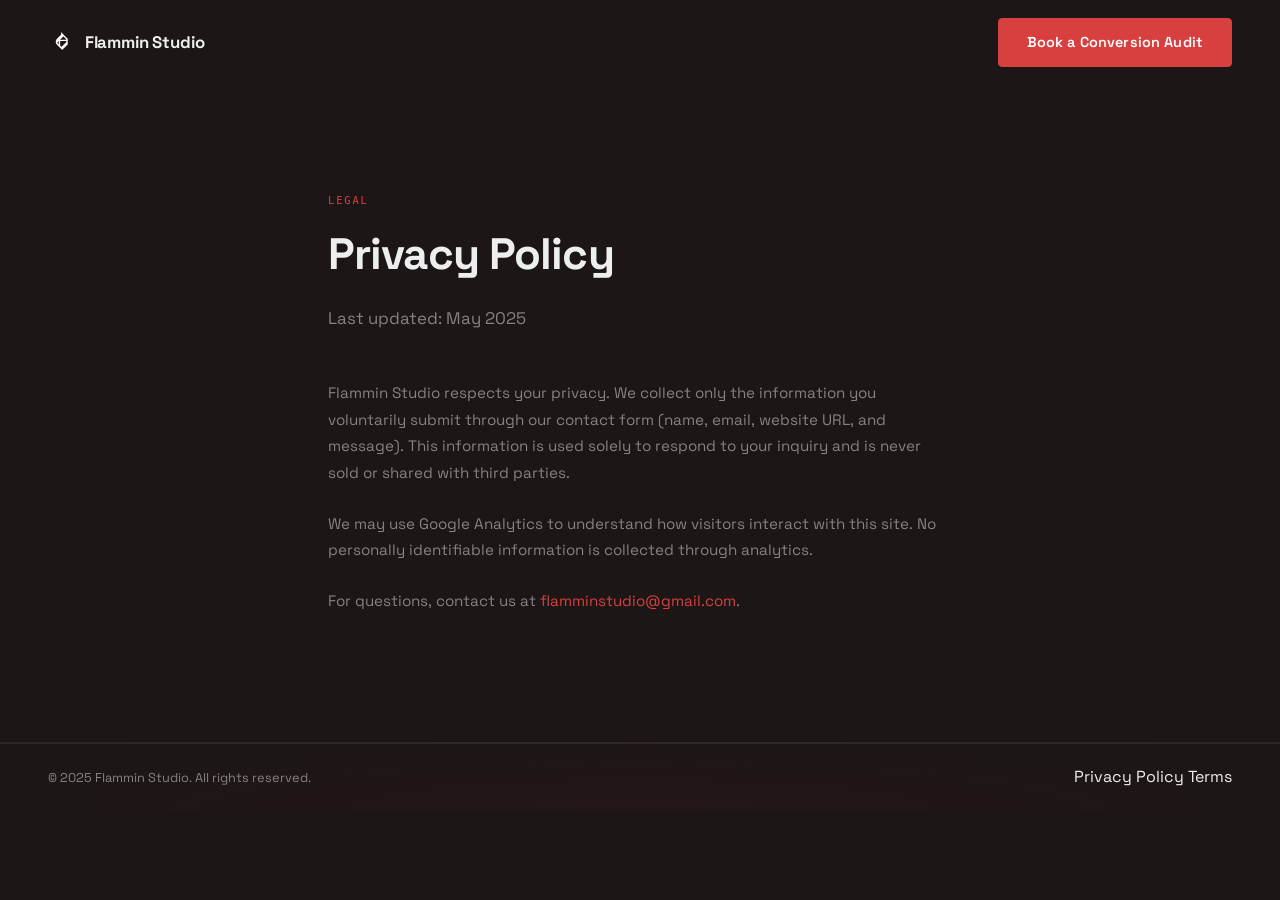
<file: privacy-policy.html>
<!doctype html>
<html lang="en">
  <head>
    <meta charset="UTF-8" />
    <meta name="viewport" content="width=device-width, initial-scale=1.0" />
    <title>Privacy Policy — Flammin Studio</title>
    <meta name="description" content="Privacy Policy for Flammin Studio." />
    <link rel="canonical" href="https://flammin.studio/privacy-policy.html" />
    <meta name="robots" content="noindex, follow" />

    <!-- Favicons -->
    <link rel="icon" type="image/x-icon" href="assets/favicon/favicon.ico" />
    <link rel="icon" type="image/png" sizes="16x16" href="assets/favicon/favicon-16x16.png" />
    <link rel="icon" type="image/png" sizes="32x32" href="assets/favicon/favicon-32x32.png" />
    <link rel="apple-touch-icon" sizes="180x180" href="assets/favicon/apple-touch-icon.png" />
    <link rel="manifest" href="assets/favicon/site.webmanifest" />
    <meta name="theme-color" content="#1D1616" />

    <!-- Fonts -->
    <link rel="preconnect" href="https://fonts.googleapis.com" />
    <link rel="preconnect" href="https://fonts.gstatic.com" crossorigin />
    <link href="https://fonts.googleapis.com/css2?family=Space+Grotesk:wght@300;400;500;600;700&display=swap" rel="stylesheet" />

    <link rel="stylesheet" href="css/styles.css" />
  </head>
  <body>
    <header class="site-header" id="site-header">
      <div class="container header-inner">
        <a href="/" class="logo" aria-label="Flammin Studio — home">
          <img src="assets/logos/LOGO.svg" alt="" class="logo-mark" width="28" height="28" aria-hidden="true" />
          <span class="logo-wordmark">Flammin Studio</span>
        </a>
        <div class="header-actions">
          <a href="/#audit" class="btn btn-primary">Book a Conversion Audit</a>
        </div>
      </div>
    </header>

    <main>
      <section class="section" style="padding-top: calc(var(--section-y) + 4rem);">
        <div class="container" style="max-width: 720px;">
          <p class="eyebrow">Legal</p>
          <h1 class="section-title">Privacy Policy</h1>
          <p class="section-sub">Last updated: May 2025</p>
          <p style="color: var(--color-muted); line-height: 1.75; font-size: 0.95rem; margin-bottom: 1.5rem;">
            Flammin Studio respects your privacy. We collect only the information you voluntarily submit through our contact form (name, email, website URL, and message). This information is used solely to respond to your inquiry and is never sold or shared with third parties.
          </p>
          <p style="color: var(--color-muted); line-height: 1.75; font-size: 0.95rem; margin-bottom: 1.5rem;">
            We may use Google Analytics to understand how visitors interact with this site. No personally identifiable information is collected through analytics.
          </p>
          <p style="color: var(--color-muted); line-height: 1.75; font-size: 0.95rem;">
            For questions, contact us at <a href="mailto:flamminstudio@gmail.com" style="color: var(--color-red);">flamminstudio@gmail.com</a>.
          </p>
        </div>
      </section>
    </main>

    <footer class="site-footer" id="footer">
      <div class="footer-bottom">
        <div class="container footer-bottom-inner">
          <p class="copyright">&copy; 2025 Flammin Studio. All rights reserved.</p>
          <div class="legal-links">
            <a href="privacy-policy.html" class="legal-link">Privacy Policy</a>
            <a href="terms.html" class="legal-link">Terms</a>
          </div>
        </div>
      </div>
    </footer>
  </body>
</html>
</file>
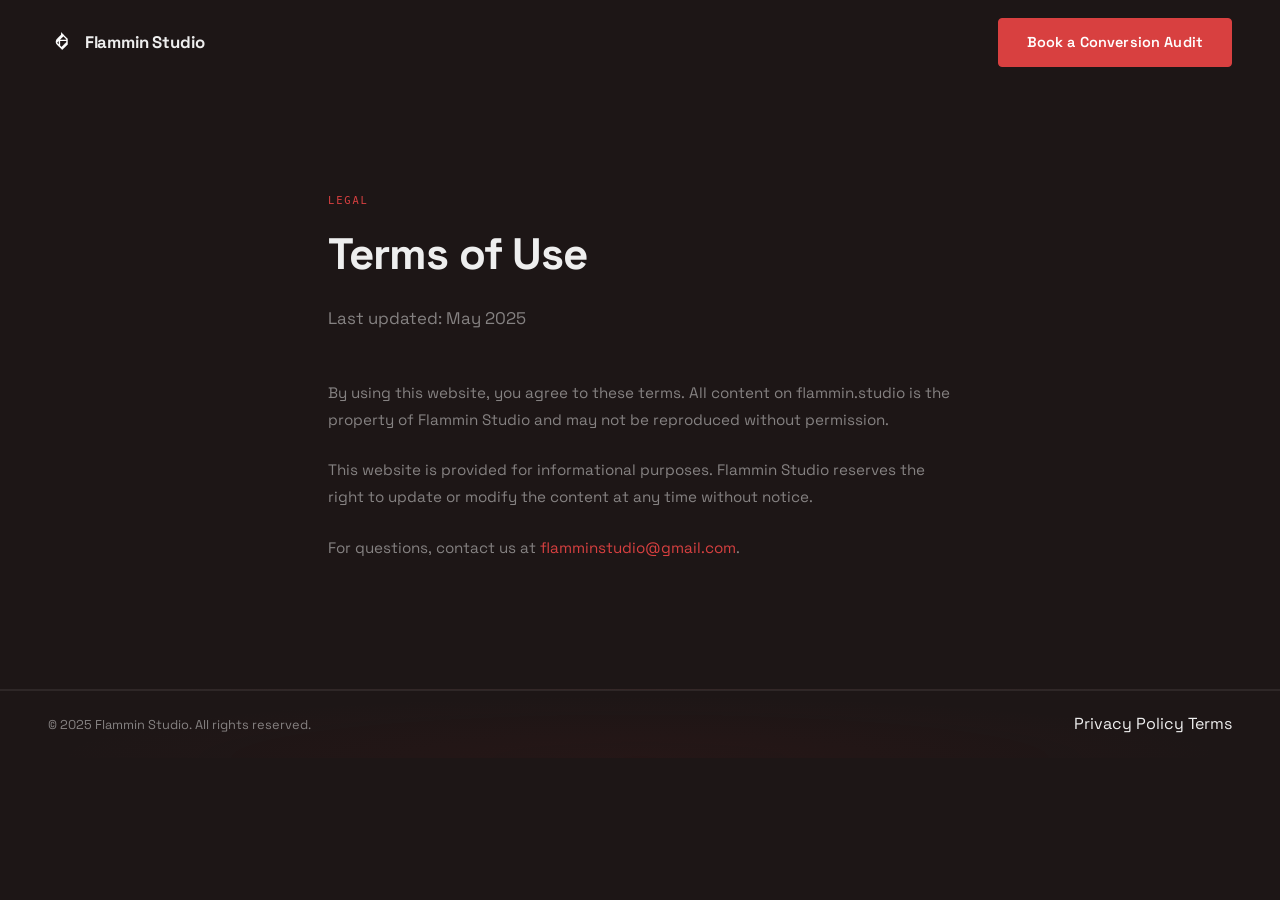
<file: terms.html>
<!doctype html>
<html lang="en">
  <head>
    <meta charset="UTF-8" />
    <meta name="viewport" content="width=device-width, initial-scale=1.0" />
    <title>Terms of Use — Flammin Studio</title>
    <meta name="description" content="Terms of Use for Flammin Studio." />
    <link rel="canonical" href="https://flammin.studio/terms.html" />
    <meta name="robots" content="noindex, follow" />

    <!-- Favicons -->
    <link rel="icon" type="image/x-icon" href="assets/favicon/favicon.ico" />
    <link rel="icon" type="image/png" sizes="16x16" href="assets/favicon/favicon-16x16.png" />
    <link rel="icon" type="image/png" sizes="32x32" href="assets/favicon/favicon-32x32.png" />
    <link rel="apple-touch-icon" sizes="180x180" href="assets/favicon/apple-touch-icon.png" />
    <link rel="manifest" href="assets/favicon/site.webmanifest" />
    <meta name="theme-color" content="#1D1616" />

    <!-- Fonts -->
    <link rel="preconnect" href="https://fonts.googleapis.com" />
    <link rel="preconnect" href="https://fonts.gstatic.com" crossorigin />
    <link href="https://fonts.googleapis.com/css2?family=Space+Grotesk:wght@300;400;500;600;700&display=swap" rel="stylesheet" />

    <link rel="stylesheet" href="css/styles.css" />
  </head>
  <body>
    <header class="site-header" id="site-header">
      <div class="container header-inner">
        <a href="/" class="logo" aria-label="Flammin Studio — home">
          <img src="assets/logos/LOGO.svg" alt="" class="logo-mark" width="28" height="28" aria-hidden="true" />
          <span class="logo-wordmark">Flammin Studio</span>
        </a>
        <div class="header-actions">
          <a href="/#audit" class="btn btn-primary">Book a Conversion Audit</a>
        </div>
      </div>
    </header>

    <main>
      <section class="section" style="padding-top: calc(var(--section-y) + 4rem);">
        <div class="container" style="max-width: 720px;">
          <p class="eyebrow">Legal</p>
          <h1 class="section-title">Terms of Use</h1>
          <p class="section-sub">Last updated: May 2025</p>
          <p style="color: var(--color-muted); line-height: 1.75; font-size: 0.95rem; margin-bottom: 1.5rem;">
            By using this website, you agree to these terms. All content on flammin.studio is the property of Flammin Studio and may not be reproduced without permission.
          </p>
          <p style="color: var(--color-muted); line-height: 1.75; font-size: 0.95rem; margin-bottom: 1.5rem;">
            This website is provided for informational purposes. Flammin Studio reserves the right to update or modify the content at any time without notice.
          </p>
          <p style="color: var(--color-muted); line-height: 1.75; font-size: 0.95rem;">
            For questions, contact us at <a href="mailto:flamminstudio@gmail.com" style="color: var(--color-red);">flamminstudio@gmail.com</a>.
          </p>
        </div>
      </section>
    </main>

    <footer class="site-footer" id="footer">
      <div class="footer-bottom">
        <div class="container footer-bottom-inner">
          <p class="copyright">&copy; 2025 Flammin Studio. All rights reserved.</p>
          <div class="legal-links">
            <a href="privacy-policy.html" class="legal-link">Privacy Policy</a>
            <a href="terms.html" class="legal-link">Terms</a>
          </div>
        </div>
      </div>
    </footer>
  </body>
</html>
</file>
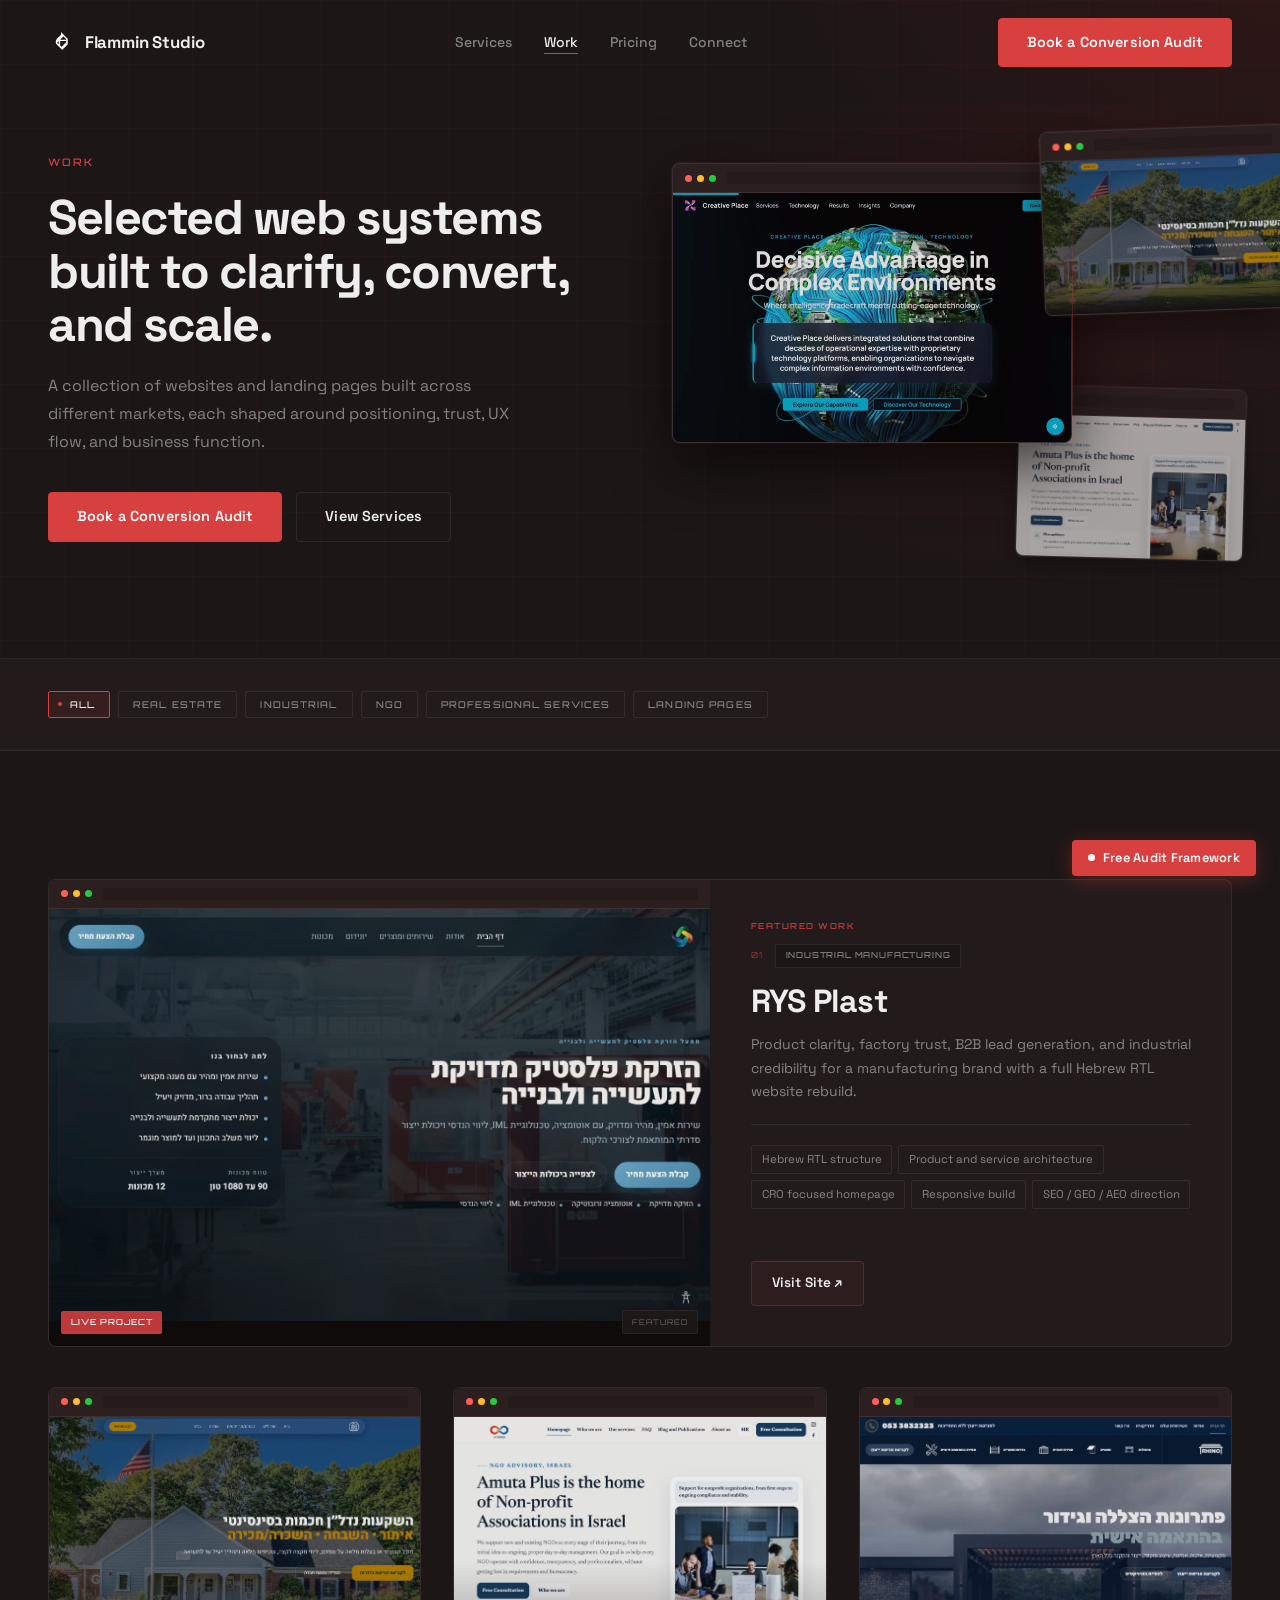
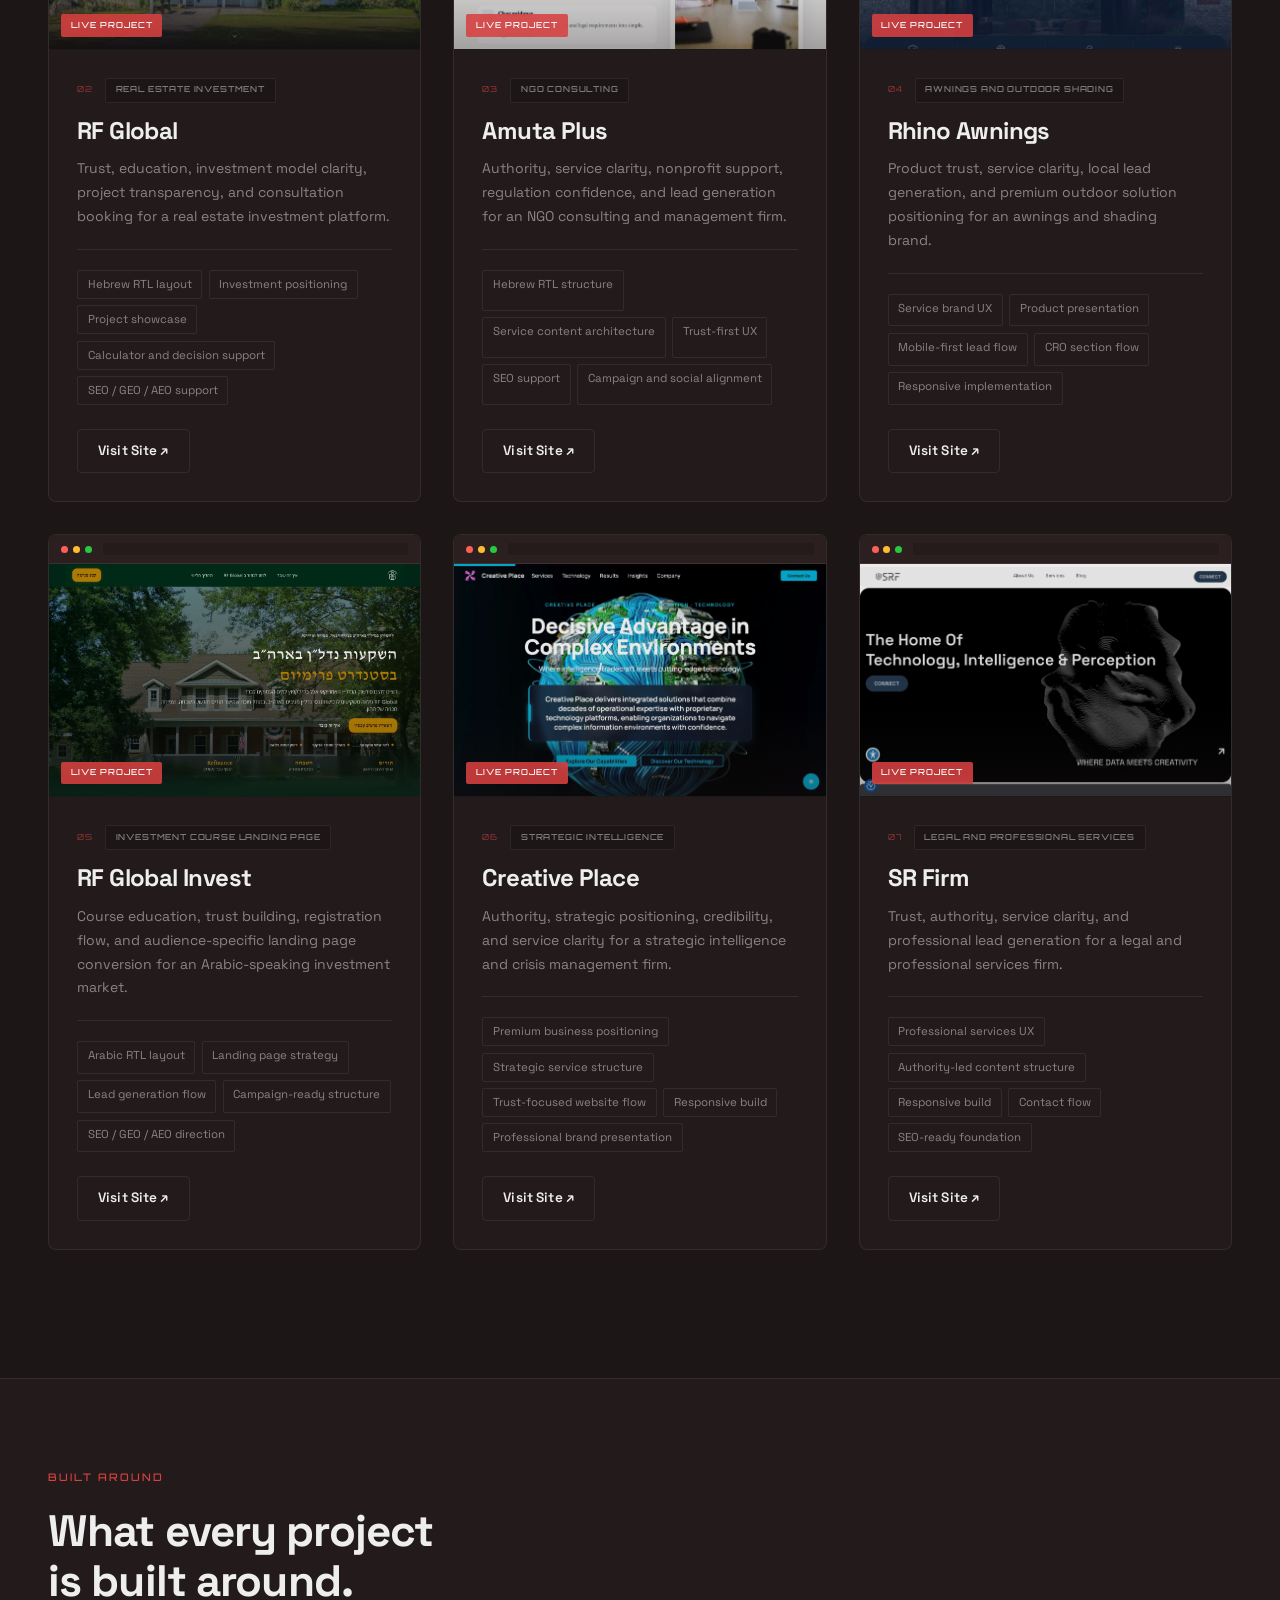
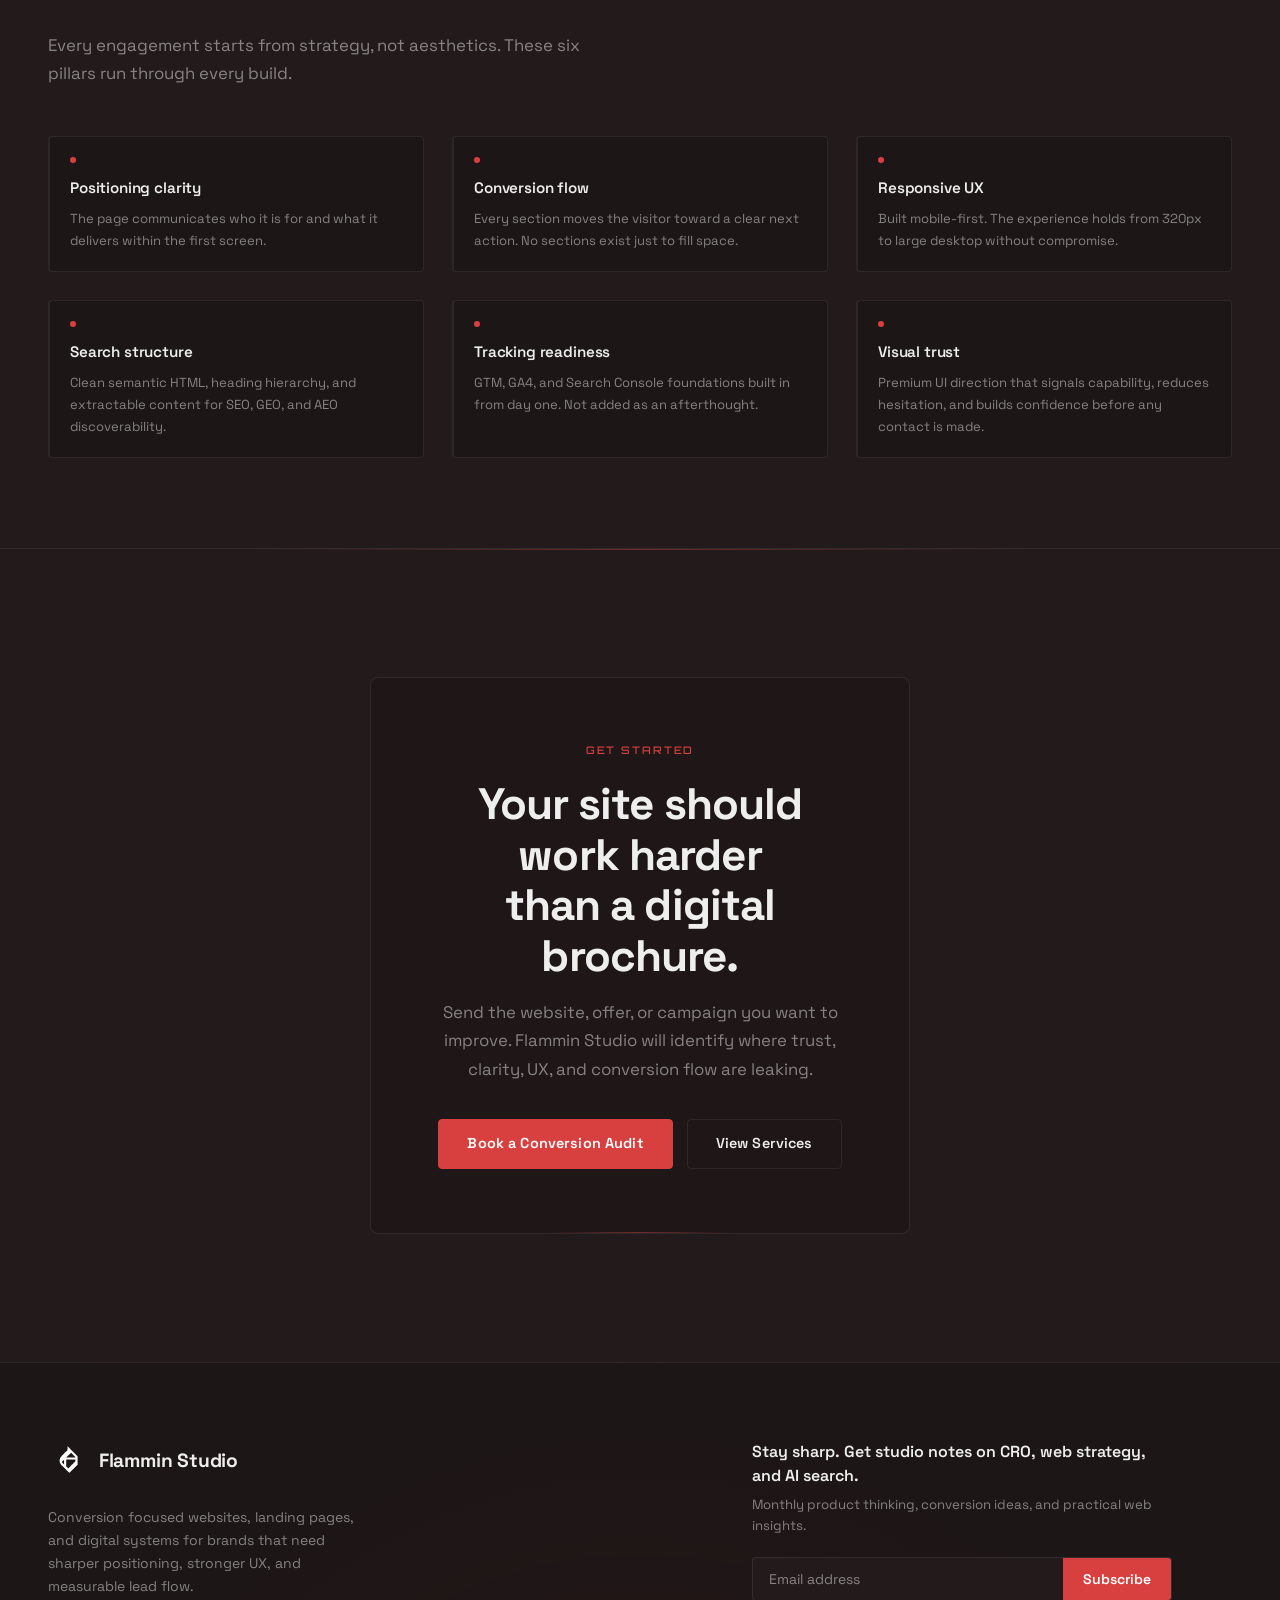
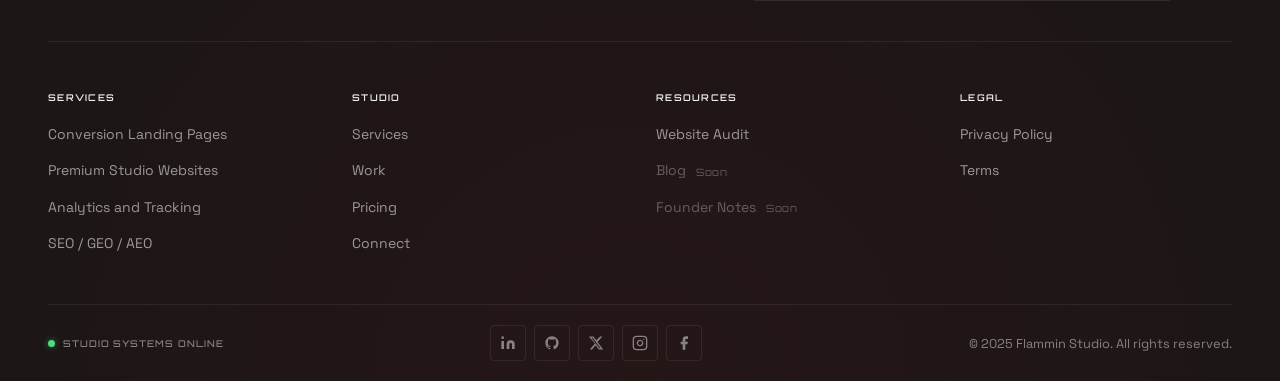
<file: work.html>
<!doctype html>
<html lang="en">
  <head>
    <meta charset="UTF-8" />
    <meta name="viewport" content="width=device-width, initial-scale=1.0" />
    <title>
      Flammin Studio Work — Websites and Landing Pages Built for Conversion
    </title>
    <meta
      name="description"
      content="Explore selected Flammin Studio work across websites, landing pages, RTL projects, real estate, industrial, nonprofit, legal, and service brand digital systems."
    />
    <link rel="canonical" href="https://flammin.studio/work.html" />

    <!-- Open Graph -->
    <meta property="og:type" content="website" />
    <meta property="og:site_name" content="Flammin Studio" />
    <meta property="og:url" content="https://flammin.studio/work.html" />
    <meta
      property="og:title"
      content="Flammin Studio Work — Websites and Landing Pages Built for Conversion"
    />
    <meta
      property="og:description"
      content="Explore selected Flammin Studio work across websites, landing pages, RTL projects, real estate, industrial, nonprofit, legal, and service brand digital systems."
    />
    <meta
      property="og:image"
      content="https://flammin.studio/assets/og/flammin-studio-og.jpg"
    />

    <!-- Twitter Card -->
    <meta name="twitter:card" content="summary_large_image" />
    <meta
      name="twitter:title"
      content="Flammin Studio Work — Websites and Landing Pages Built for Conversion"
    />
    <meta
      name="twitter:description"
      content="Selected websites and landing pages built across real estate, industrial manufacturing, NGO consulting, legal services, and service brands."
    />
    <meta
      name="twitter:image"
      content="https://flammin.studio/assets/og/flammin-studio-og.jpg"
    />

    <!-- Fonts -->
    <link rel="preconnect" href="https://fonts.googleapis.com" />
    <link rel="preconnect" href="https://fonts.gstatic.com" crossorigin />
    <link
      href="https://fonts.googleapis.com/css2?family=Space+Grotesk:wght@300;400;500;600;700&family=Orbitron:wght@400;500;600&display=swap"
      rel="stylesheet"
    />

    <!-- Favicons -->
    <link rel="icon" type="image/x-icon" href="assets/favicon/favicon.ico" />
    <link
      rel="icon"
      type="image/png"
      sizes="16x16"
      href="assets/favicon/favicon-16x16.png"
    />
    <link
      rel="icon"
      type="image/png"
      sizes="32x32"
      href="assets/favicon/favicon-32x32.png"
    />
    <link
      rel="apple-touch-icon"
      sizes="180x180"
      href="assets/favicon/apple-touch-icon.png"
    />
    <link rel="manifest" href="assets/favicon/site.webmanifest" />
    <meta name="theme-color" content="#1D1616" />

    <link rel="stylesheet" href="css/styles.css" />

    <!-- CollectionPage schema -->
    <script type="application/ld+json">
      {
        "@context": "https://schema.org",
        "@type": "CollectionPage",
        "@id": "https://flammin.studio/work.html",
        "url": "https://flammin.studio/work.html",
        "name": "Flammin Studio Work — Websites and Landing Pages Built for Conversion",
        "description": "Selected websites and landing pages built by Flammin Studio across real estate, industrial manufacturing, NGO consulting, legal services, and service brands.",
        "isPartOf": { "@id": "https://flammin.studio/#website" },
        "about": {
          "@id": "https://flammin.studio/#organization"
        }
      }
    </script>
  </head>
  <body data-page="work">
    <!-- ===== HEADER ===== -->
    <header class="site-header" id="site-header">
      <div class="container header-inner">
        <a href="/" class="logo" aria-label="Flammin Studio — home">
          <img
            src="assets/logos/LOGO.svg"
            alt=""
            class="logo-mark"
            width="28"
            height="28"
            aria-hidden="true"
          />
          <span class="logo-wordmark">Flammin Studio</span>
        </a>

        <nav class="main-nav" id="main-nav" aria-label="Main navigation">
          <div class="nav-panel-head">
            <span class="nav-panel-label" aria-hidden="true">Menu</span>
            <button
              class="nav-close-btn"
              id="nav-close-btn"
              aria-label="Close menu"
            >
              <span aria-hidden="true"></span>
              <span aria-hidden="true"></span>
            </button>
          </div>
          <ul class="nav-list" role="list">
            <li>
              <a href="./services.html" class="nav-link" data-nav="services"
                >Services</a
              >
            </li>
            <li>
              <a href="./work.html" class="nav-link" data-nav="work">Work</a>
            </li>
            <li>
              <a href="./pricing.html" class="nav-link" data-nav="pricing"
                >Pricing</a
              >
            </li>
            <li>
              <a href="./index.html#audit" class="nav-link" data-nav="connect"
                >Connect</a
              >
            </li>
          </ul>
          <div class="nav-panel-cta">
            <a
              href="./index.html#audit"
              class="btn btn-primary"
              data-event="cta_click"
              data-location="mobile_menu"
              data-label="book_conversion_audit"
              >Book a Conversion Audit</a
            >
          </div>
        </nav>

        <div class="header-actions">
          <a
            href="./index.html#audit"
            class="btn btn-primary"
            data-event="cta_click"
            data-location="header"
            data-label="book_conversion_audit"
            >Book a Conversion Audit</a
          >
          <button
            class="menu-toggle"
            id="menu-toggle"
            aria-label="Open menu"
            aria-expanded="false"
            aria-controls="main-nav"
          >
            <span class="bar"></span>
            <span class="bar"></span>
            <span class="bar"></span>
          </button>
        </div>
      </div>
    </header>

    <main>
      <!-- ===== WORK HERO ===== -->
      <section class="work-hero" aria-labelledby="work-hero-heading">
        <div class="work-hero-bg" aria-hidden="true"></div>
        <div class="container work-hero-inner">
          <div class="work-hero-content">
            <p class="eyebrow">Work</p>
            <h1 id="work-hero-heading" class="work-hero-headline">
              Selected web systems built to clarify, convert,<br />and scale.
            </h1>
            <p class="work-hero-sub">
              A collection of websites and landing pages built across different
              markets, each shaped around positioning, trust, UX flow, and
              business function.
            </p>
            <div class="work-hero-ctas">
              <a
                href="./index.html#audit"
                class="btn btn-primary"
                data-event="cta_click"
                data-location="work_hero"
                data-label="book_conversion_audit"
                >Book a Conversion Audit</a
              >
              <a
                href="./services.html"
                class="btn btn-ghost"
                data-event="cta_click"
                data-location="work_hero"
                data-label="view_services"
                >View Services</a
              >
            </div>
          </div>

          <!-- Desktop project cockpit — decorative, art directed cluster -->
          <div class="work-hero-cockpit" aria-hidden="true">
            <div class="whc-card whc-main">
              <div class="wpc-bar">
                <span class="wpc-dot-r"></span><span class="wpc-dot-y"></span
                ><span class="wpc-dot-g"></span>
                <span class="wpc-url-bar"></span>
              </div>
              <div class="whc-screen">
                <img
                  src="./assets/images/work/creative-place-work.webp"
                  alt=""
                  loading="lazy"
                />
              </div>
            </div>

            <div class="whc-card whc-secondary">
              <div class="wpc-bar">
                <span class="wpc-dot-r"></span><span class="wpc-dot-y"></span
                ><span class="wpc-dot-g"></span>
                <span class="wpc-url-bar"></span>
              </div>
              <div class="whc-screen">
                <img
                  src="./assets/images/work/rf-global-preview.webp"
                  alt=""
                  loading="lazy"
                />
              </div>
            </div>

            <div class="whc-card whc-tertiary">
              <div class="wpc-bar">
                <span class="wpc-dot-r"></span><span class="wpc-dot-y"></span
                ><span class="wpc-dot-g"></span>
                <span class="wpc-url-bar"></span>
              </div>
              <div class="whc-screen">
                <img
                  src="./assets/images/work/amuta-plus-preview.webp"
                  alt=""
                  loading="lazy"
                />
              </div>
            </div>

            <div class="whc-signal"></div>
          </div>
        </div>
      </section>

      <!-- ===== FILTER STRIP ===== -->
      <section
        class="work-filter-wrap"
        aria-label="Filter projects by category"
      >
        <div class="container">
          <div
            class="work-filter"
            role="list"
            aria-label="Project category filters"
          >
            <button
              class="work-filter-btn filter-active"
              data-filter="all"
              role="listitem"
            >
              All
            </button>
            <button
              class="work-filter-btn"
              data-filter="real-estate"
              role="listitem"
            >
              Real Estate
            </button>
            <button
              class="work-filter-btn"
              data-filter="industrial"
              role="listitem"
            >
              Industrial
            </button>
            <button class="work-filter-btn" data-filter="ngo" role="listitem">
              NGO
            </button>
            <button
              class="work-filter-btn"
              data-filter="professional-services"
              role="listitem"
            >
              Professional Services
            </button>
            <button
              class="work-filter-btn"
              data-filter="landing-page"
              role="listitem"
            >
              Landing Pages
            </button>
          </div>
        </div>
      </section>

      <!-- ===== PROJECT GRID ===== -->
      <section
        class="work-projects-section"
        id="projects"
        aria-labelledby="projects-heading"
      >
        <div class="container">
          <h2 id="projects-heading" class="sr-only">Selected projects</h2>

          <!-- Featured: RYS Plast -->
          <article
            class="wpc--featured reveal-item"
            data-category="industrial"
            data-project="rys-plast"
          >
            <figure class="wpc-img">
              <div class="wpc-bar" aria-hidden="true">
                <span class="wpc-dot-r"></span><span class="wpc-dot-y"></span
                ><span class="wpc-dot-g"></span>
                <span class="wpc-url-bar"></span>
              </div>
              <div class="wpc-screen">
                <img
                  src="./assets/images/work/rys-plast-preview.webp"
                  alt="RYS Plast — industrial manufacturing website with Hebrew RTL structure, B2B lead generation, and CRO focused homepage"
                  loading="lazy"
                  width="900"
                  height="562"
                />
                <span class="wpc-status">Live Project</span>
                <span class="wpc-featured-badge">Featured</span>
              </div>
            </figure>
            <div class="wpc-body">
              <p class="wpc-featured-label" aria-hidden="true">Featured Work</p>
              <div class="wpc-meta">
                <span class="wpc-num" aria-hidden="true">01</span>
                <span class="wpc-cat">Industrial Manufacturing</span>
              </div>
              <h3 class="wpc-name">RYS Plast</h3>
              <p class="wpc-function">
                Product clarity, factory trust, B2B lead generation, and
                industrial credibility for a manufacturing brand with a full
                Hebrew RTL website rebuild.
              </p>
              <ul class="wpc-caps" role="list">
                <li>Hebrew RTL structure</li>
                <li>Product and service architecture</li>
                <li>CRO focused homepage</li>
                <li>Responsive build</li>
                <li>SEO / GEO / AEO direction</li>
              </ul>
              <a
                href="https://rys-plast.com/"
                class="wpc-link btn btn-ghost"
                target="_blank"
                rel="noopener noreferrer"
                data-event="work_link_click"
                data-project="rys-plast"
                >Visit Site ↗</a
              >
            </div>
          </article>

          <!-- Regular grid: 6 projects -->
          <div class="wpc-grid" id="wpc-grid">
            <!-- RF Global -->
            <article
              class="wpc reveal-item"
              data-category="real-estate"
              data-project="rf-global"
            >
              <figure class="wpc-img">
                <div class="wpc-bar" aria-hidden="true">
                  <span class="wpc-dot-r"></span><span class="wpc-dot-y"></span
                  ><span class="wpc-dot-g"></span>
                  <span class="wpc-url-bar"></span>
                </div>
                <div class="wpc-screen">
                  <img
                    src="./assets/images/work/rf-global-preview.webp"
                    alt="RF Global — bilingual RTL real estate investment website with CRO structure, project showcase, and consultation booking"
                    loading="lazy"
                    width="800"
                    height="500"
                  />
                  <span class="wpc-status">Live Project</span>
                </div>
              </figure>
              <div class="wpc-body">
                <div class="wpc-meta">
                  <span class="wpc-num" aria-hidden="true">02</span>
                  <span class="wpc-cat">Real Estate Investment</span>
                </div>
                <h3 class="wpc-name">RF Global</h3>
                <p class="wpc-function">
                  Trust, education, investment model clarity, project
                  transparency, and consultation booking for a real estate
                  investment platform.
                </p>
                <ul class="wpc-caps" role="list">
                  <li>Hebrew RTL layout</li>
                  <li>Investment positioning</li>
                  <li>Project showcase</li>
                  <li>Calculator and decision support</li>
                  <li>SEO / GEO / AEO support</li>
                </ul>
                <a
                  href="https://rfglobal.co.il/"
                  class="wpc-link btn btn-ghost"
                  target="_blank"
                  rel="noopener noreferrer"
                  data-event="work_link_click"
                  data-project="rf-global"
                  >Visit Site ↗</a
                >
              </div>
            </article>

            <!-- Amuta Plus -->
            <article
              class="wpc reveal-item"
              data-category="ngo"
              data-project="amuta-plus"
            >
              <figure class="wpc-img">
                <div class="wpc-bar" aria-hidden="true">
                  <span class="wpc-dot-r"></span><span class="wpc-dot-y"></span
                  ><span class="wpc-dot-g"></span>
                  <span class="wpc-url-bar"></span>
                </div>
                <div class="wpc-screen">
                  <img
                    src="./assets/images/work/amuta-plus-preview.webp"
                    alt="Amuta Plus — NGO consulting website built for authority, service clarity, regulation confidence, and nonprofit lead support"
                    loading="lazy"
                    width="800"
                    height="500"
                  />
                  <span class="wpc-status">Live Project</span>
                </div>
              </figure>
              <div class="wpc-body">
                <div class="wpc-meta">
                  <span class="wpc-num" aria-hidden="true">03</span>
                  <span class="wpc-cat">NGO Consulting</span>
                </div>
                <h3 class="wpc-name">Amuta Plus</h3>
                <p class="wpc-function">
                  Authority, service clarity, nonprofit support, regulation
                  confidence, and lead generation for an NGO consulting and
                  management firm.
                </p>
                <ul class="wpc-caps" role="list">
                  <li>Hebrew RTL structure</li>
                  <li>Service content architecture</li>
                  <li>Trust-first UX</li>
                  <li>SEO support</li>
                  <li>Campaign and social alignment</li>
                </ul>
                <a
                  href="https://amutaplus.co.il/"
                  class="wpc-link btn btn-ghost"
                  target="_blank"
                  rel="noopener noreferrer"
                  data-event="work_link_click"
                  data-project="amuta-plus"
                  >Visit Site ↗</a
                >
              </div>
            </article>

            <!-- Rhino Awnings -->
            <article
              class="wpc reveal-item"
              data-category="professional-services"
              data-project="rhino-awnings"
            >
              <figure class="wpc-img">
                <div class="wpc-bar" aria-hidden="true">
                  <span class="wpc-dot-r"></span><span class="wpc-dot-y"></span
                  ><span class="wpc-dot-g"></span>
                  <span class="wpc-url-bar"></span>
                </div>
                <div class="wpc-screen">
                  <img
                    src="./assets/images/work/rhino-awnings-work.webp"
                    alt="Rhino Awnings — outdoor shading and awnings website with product trust, service clarity, and local lead generation flow"
                    loading="lazy"
                    width="800"
                    height="500"
                  />
                  <span class="wpc-status">Live Project</span>
                </div>
              </figure>
              <div class="wpc-body">
                <div class="wpc-meta">
                  <span class="wpc-num" aria-hidden="true">04</span>
                  <span class="wpc-cat">Awnings and Outdoor Shading</span>
                </div>
                <h3 class="wpc-name">Rhino Awnings</h3>
                <p class="wpc-function">
                  Product trust, service clarity, local lead generation, and
                  premium outdoor solution positioning for an awnings and
                  shading brand.
                </p>
                <ul class="wpc-caps" role="list">
                  <li>Service brand UX</li>
                  <li>Product presentation</li>
                  <li>Mobile-first lead flow</li>
                  <li>CRO section flow</li>
                  <li>Responsive implementation</li>
                </ul>
                <a
                  href="https://rhino-awnings.com/"
                  class="wpc-link btn btn-ghost"
                  target="_blank"
                  rel="noopener noreferrer"
                  data-event="work_link_click"
                  data-project="rhino-awnings"
                  >Visit Site ↗</a
                >
              </div>
            </article>

            <!-- RF Global Invest -->
            <article
              class="wpc reveal-item"
              data-category="real-estate landing-page"
              data-project="rf-global-invest"
            >
              <figure class="wpc-img">
                <div class="wpc-bar" aria-hidden="true">
                  <span class="wpc-dot-r"></span><span class="wpc-dot-y"></span
                  ><span class="wpc-dot-g"></span>
                  <span class="wpc-url-bar"></span>
                </div>
                <div class="wpc-screen">
                  <img
                    src="./assets/images/work/rf-global-invest-work.webp"
                    alt="RF Global Invest — Arabic RTL investment course landing page with registration flow, trust building, and campaign-ready structure"
                    loading="lazy"
                    width="800"
                    height="500"
                  />
                  <span class="wpc-status">Live Project</span>
                </div>
              </figure>
              <div class="wpc-body">
                <div class="wpc-meta">
                  <span class="wpc-num" aria-hidden="true">05</span>
                  <span class="wpc-cat">Investment Course Landing Page</span>
                </div>
                <h3 class="wpc-name">RF Global Invest</h3>
                <p class="wpc-function">
                  Course education, trust building, registration flow, and
                  audience-specific landing page conversion for an
                  Arabic-speaking investment market.
                </p>
                <ul class="wpc-caps" role="list">
                  <li>Arabic RTL layout</li>
                  <li>Landing page strategy</li>
                  <li>Lead generation flow</li>
                  <li>Campaign-ready structure</li>
                  <li>SEO / GEO / AEO direction</li>
                </ul>
                <a
                  href="https://invest.rfglobal.co.il/"
                  class="wpc-link btn btn-ghost"
                  target="_blank"
                  rel="noopener noreferrer"
                  data-event="work_link_click"
                  data-project="rf-global-invest"
                  >Visit Site ↗</a
                >
              </div>
            </article>

            <!-- Creative Place -->
            <article
              class="wpc reveal-item"
              data-category="professional-services"
              data-project="creative-place"
            >
              <figure class="wpc-img">
                <div class="wpc-bar" aria-hidden="true">
                  <span class="wpc-dot-r"></span><span class="wpc-dot-y"></span
                  ><span class="wpc-dot-g"></span>
                  <span class="wpc-url-bar"></span>
                </div>
                <div class="wpc-screen">
                  <img
                    src="./assets/images/work/creative-place-work.webp"
                    alt="Creative Place — strategic intelligence and crisis management website built for authority, credibility, and strategic service positioning"
                    loading="lazy"
                    width="800"
                    height="500"
                  />
                  <span class="wpc-status">Live Project</span>
                </div>
              </figure>
              <div class="wpc-body">
                <div class="wpc-meta">
                  <span class="wpc-num" aria-hidden="true">06</span>
                  <span class="wpc-cat">Strategic Intelligence</span>
                </div>
                <h3 class="wpc-name">Creative Place</h3>
                <p class="wpc-function">
                  Authority, strategic positioning, credibility, and service
                  clarity for a strategic intelligence and crisis management
                  firm.
                </p>
                <ul class="wpc-caps" role="list">
                  <li>Premium business positioning</li>
                  <li>Strategic service structure</li>
                  <li>Trust-focused website flow</li>
                  <li>Responsive build</li>
                  <li>Professional brand presentation</li>
                </ul>
                <a
                  href="https://creativeplace.io/"
                  class="wpc-link btn btn-ghost"
                  target="_blank"
                  rel="noopener noreferrer"
                  data-event="work_link_click"
                  data-project="creative-place"
                  >Visit Site ↗</a
                >
              </div>
            </article>

            <!-- SR Firm -->
            <article
              class="wpc reveal-item"
              data-category="professional-services"
              data-project="sr-firm"
            >
              <figure class="wpc-img">
                <div class="wpc-bar" aria-hidden="true">
                  <span class="wpc-dot-r"></span><span class="wpc-dot-y"></span
                  ><span class="wpc-dot-g"></span>
                  <span class="wpc-url-bar"></span>
                </div>
                <div class="wpc-screen">
                  <img
                    src="./assets/images/work/sr-firm-work.webp"
                    alt="SR Firm — legal and professional services website built for trust, authority, service clarity, and professional lead generation"
                    loading="lazy"
                    width="800"
                    height="500"
                  />
                  <span class="wpc-status">Live Project</span>
                </div>
              </figure>
              <div class="wpc-body">
                <div class="wpc-meta">
                  <span class="wpc-num" aria-hidden="true">07</span>
                  <span class="wpc-cat">Legal and Professional Services</span>
                </div>
                <h3 class="wpc-name">SR Firm</h3>
                <p class="wpc-function">
                  Trust, authority, service clarity, and professional lead
                  generation for a legal and professional services firm.
                </p>
                <ul class="wpc-caps" role="list">
                  <li>Professional services UX</li>
                  <li>Authority-led content structure</li>
                  <li>Responsive build</li>
                  <li>Contact flow</li>
                  <li>SEO-ready foundation</li>
                </ul>
                <a
                  href="https://sr-firm.org/"
                  class="wpc-link btn btn-ghost"
                  target="_blank"
                  rel="noopener noreferrer"
                  data-event="work_link_click"
                  data-project="sr-firm"
                  >Visit Site ↗</a
                >
              </div>
            </article>
          </div>
          <!-- /.wpc-grid -->
        </div>
      </section>

      <!-- ===== WORK METHODOLOGY ===== -->
      <section class="work-method-section" aria-labelledby="method-heading">
        <div class="container">
          <p class="eyebrow">Built Around</p>
          <h2 id="method-heading" class="section-title">
            What every project<br />is built around.
          </h2>
          <p class="section-sub">
            Every engagement starts from strategy, not aesthetics. These six
            pillars run through every build.
          </p>
          <div class="work-method-grid">
            <div class="work-method-item reveal-item">
              <span class="work-method-dot" aria-hidden="true"></span>
              <p class="work-method-title">Positioning clarity</p>
              <p class="work-method-desc">
                The page communicates who it is for and what it delivers within
                the first screen.
              </p>
            </div>
            <div class="work-method-item reveal-item">
              <span class="work-method-dot" aria-hidden="true"></span>
              <p class="work-method-title">Conversion flow</p>
              <p class="work-method-desc">
                Every section moves the visitor toward a clear next action. No
                sections exist just to fill space.
              </p>
            </div>
            <div class="work-method-item reveal-item">
              <span class="work-method-dot" aria-hidden="true"></span>
              <p class="work-method-title">Responsive UX</p>
              <p class="work-method-desc">
                Built mobile-first. The experience holds from 320px to large
                desktop without compromise.
              </p>
            </div>
            <div class="work-method-item reveal-item">
              <span class="work-method-dot" aria-hidden="true"></span>
              <p class="work-method-title">Search structure</p>
              <p class="work-method-desc">
                Clean semantic HTML, heading hierarchy, and extractable content
                for SEO, GEO, and AEO discoverability.
              </p>
            </div>
            <div class="work-method-item reveal-item">
              <span class="work-method-dot" aria-hidden="true"></span>
              <p class="work-method-title">Tracking readiness</p>
              <p class="work-method-desc">
                GTM, GA4, and Search Console foundations built in from day one.
                Not added as an afterthought.
              </p>
            </div>
            <div class="work-method-item reveal-item">
              <span class="work-method-dot" aria-hidden="true"></span>
              <p class="work-method-title">Visual trust</p>
              <p class="work-method-desc">
                Premium UI direction that signals capability, reduces
                hesitation, and builds confidence before any contact is made.
              </p>
            </div>
          </div>
        </div>
      </section>

      <!-- ===== FINAL CTA ===== -->
      <section
        class="section final-cta-section"
        id="work-cta"
        aria-labelledby="work-cta-heading"
      >
        <div class="container">
          <div class="final-cta-inner">
            <p class="eyebrow">Get Started</p>
            <h2 id="work-cta-heading" class="section-title">
              Your site should work harder<br />than a digital brochure.
            </h2>
            <p class="section-sub">
              Send the website, offer, or campaign you want to improve. Flammin
              Studio will identify where trust, clarity, UX, and conversion flow
              are leaking.
            </p>
            <div class="final-cta-btns">
              <a
                href="./index.html#audit"
                class="btn btn-primary"
                data-event="cta_click"
                data-location="work_final_cta"
                data-label="book_conversion_audit"
                >Book a Conversion Audit</a
              >
              <a
                href="./services.html"
                class="btn btn-ghost"
                data-event="cta_click"
                data-location="work_final_cta"
                data-label="view_services"
                >View Services</a
              >
            </div>
          </div>
        </div>
      </section>
    </main>

    <!-- ===== FOOTER ===== -->
    <footer class="site-footer" id="footer">
      <div class="container footer-body">
        <!-- Brand -->
        <div class="footer-brand">
          <a href="/" class="logo" aria-label="Flammin Studio — home">
            <img
              src="assets/logos/LOGO.svg"
              alt=""
              class="logo-mark"
              width="42"
              height="42"
              aria-hidden="true"
            />
            <span class="logo-wordmark">Flammin Studio</span>
          </a>
          <p class="footer-tagline">
            Conversion focused websites, landing pages, and digital systems for
            brands that need sharper positioning, stronger UX, and measurable
            lead flow.
          </p>
        </div>

        <!-- Newsletter -->
        <div class="footer-newsletter">
          <p class="footer-nl-heading">
            Stay sharp. Get studio notes on CRO, web strategy, and AI search.
          </p>
          <p class="footer-nl-sub">
            Monthly product thinking, conversion ideas, and practical web
            insights.
          </p>
          <form
            class="newsletter-form"
            id="newsletter-form"
            novalidate
            aria-label="Newsletter signup"
          >
            <div class="newsletter-field">
              <label for="nl-email" class="sr-only">Email address</label>
              <input
                type="email"
                id="nl-email"
                name="email"
                class="newsletter-input"
                placeholder="Email address"
                required
                autocomplete="email"
              />
              <button type="submit" class="newsletter-btn">Subscribe</button>
            </div>
            <p
              class="newsletter-msg"
              id="newsletter-msg"
              aria-live="polite"
              hidden
            ></p>
          </form>
        </div>

        <!-- Column nav grid -->
        <div class="footer-columns-wrap">
          <div class="footer-columns">
            <nav class="footer-col" aria-label="Services">
              <p class="footer-col-title">Services</p>
              <ul class="footer-col-list" role="list">
                <li>
                  <a
                    href="./services.html#landing-pages"
                    class="footer-col-link"
                    >Conversion Landing Pages</a
                  >
                </li>
                <li>
                  <a
                    href="./services.html#studio-websites"
                    class="footer-col-link"
                    >Premium Studio Websites</a
                  >
                </li>
                <li>
                  <a
                    href="./services.html#analytics-systems"
                    class="footer-col-link"
                    >Analytics and Tracking</a
                  >
                </li>
                <li>
                  <a href="./services.html#capabilities" class="footer-col-link"
                    >SEO / GEO / AEO</a
                  >
                </li>
              </ul>
            </nav>
            <nav class="footer-col" aria-label="Studio">
              <p class="footer-col-title">Studio</p>
              <ul class="footer-col-list" role="list">
                <li>
                  <a href="./services.html" class="footer-col-link">Services</a>
                </li>
                <li><a href="./work.html" class="footer-col-link">Work</a></li>
                <li>
                  <a href="./pricing.html" class="footer-col-link"
                    >Pricing</a
                  >
                </li>
                <li>
                  <a href="./index.html#audit" class="footer-col-link"
                    >Connect</a
                  >
                </li>
              </ul>
            </nav>
            <nav class="footer-col" aria-label="Resources">
              <p class="footer-col-title">Resources</p>
              <ul class="footer-col-list" role="list">
                <li>
                  <a href="./index.html#audit" class="footer-col-link"
                    >Website Audit</a
                  >
                </li>
                <li>
                  <a href="#" class="footer-col-link footer-col-link--soon"
                    >Blog
                    <span class="footer-soon" aria-label="coming soon"
                      >Soon</span
                    ></a
                  >
                </li>
                <li>
                  <a href="#" class="footer-col-link footer-col-link--soon"
                    >Founder Notes
                    <span class="footer-soon" aria-label="coming soon"
                      >Soon</span
                    ></a
                  >
                </li>
              </ul>
            </nav>
            <nav class="footer-col" aria-label="Legal">
              <p class="footer-col-title">Legal</p>
              <ul class="footer-col-list" role="list">
                <li>
                  <a href="privacy-policy.html" class="footer-col-link"
                    >Privacy Policy</a
                  >
                </li>
                <li><a href="terms.html" class="footer-col-link">Terms</a></li>
              </ul>
            </nav>
          </div>
        </div>

        <!-- Bottom bar -->
        <div class="footer-bottom">
          <div class="footer-bottom-inner">
            <div class="footer-status">
              <span class="status-dot" aria-hidden="true"></span>
              <span class="status-text">Studio systems online</span>
            </div>
            <div class="footer-social-icons" aria-label="Follow Flammin Studio">
              <a
                href="https://www.linkedin.com/in/adam-amar1/"
                class="social-icon-link"
                aria-label="LinkedIn"
                target="_blank"
                rel="noopener noreferrer"
                data-event="social_click"
                data-label="linkedin"
              >
                <svg
                  width="16"
                  height="16"
                  viewBox="0 0 24 24"
                  fill="currentColor"
                  aria-hidden="true"
                >
                  <path
                    d="M16 8a6 6 0 0 1 6 6v7h-4v-7a2 2 0 0 0-2-2 2 2 0 0 0-2 2v7h-4v-7a6 6 0 0 1 6-6z"
                  />
                  <rect x="2" y="9" width="4" height="12" />
                  <circle cx="4" cy="4" r="2" />
                </svg>
              </a>
              <a
                href="https://github.com/admamr"
                class="social-icon-link"
                aria-label="GitHub"
                target="_blank"
                rel="noopener noreferrer"
                data-event="social_click"
                data-label="github"
              >
                <svg
                  width="16"
                  height="16"
                  viewBox="0 0 24 24"
                  fill="currentColor"
                  aria-hidden="true"
                >
                  <path
                    d="M12 2C6.477 2 2 6.477 2 12c0 4.418 2.865 8.167 6.839 9.489.5.092.682-.217.682-.482 0-.237-.009-.868-.013-1.703-2.782.603-3.369-1.342-3.369-1.342-.454-1.155-1.11-1.462-1.11-1.462-.908-.62.069-.608.069-.608 1.003.07 1.531 1.03 1.531 1.03.892 1.529 2.341 1.087 2.91.832.092-.647.35-1.087.636-1.337-2.22-.253-4.555-1.11-4.555-4.943 0-1.091.39-1.984 1.029-2.683-.103-.253-.446-1.27.098-2.647 0 0 .84-.269 2.75 1.025A9.578 9.578 0 0 1 12 6.836a9.59 9.59 0 0 1 2.504.337c1.909-1.294 2.747-1.025 2.747-1.025.546 1.377.203 2.394.1 2.647.64.699 1.028 1.592 1.028 2.683 0 3.842-2.339 4.687-4.566 4.935.359.309.678.919.678 1.852 0 1.336-.012 2.415-.012 2.744 0 .267.18.578.688.48C19.138 20.163 22 16.418 22 12c0-5.523-4.477-10-10-10z"
                  />
                </svg>
              </a>
              <a
                href="https://x.com/FlamminStudio"
                class="social-icon-link"
                aria-label="X (Twitter)"
                target="_blank"
                rel="noopener noreferrer"
                data-event="social_click"
                data-label="x_twitter"
              >
                <svg
                  width="16"
                  height="16"
                  viewBox="0 0 24 24"
                  fill="currentColor"
                  aria-hidden="true"
                >
                  <path
                    d="M18.244 2.25h3.308l-7.227 8.26 8.502 11.24H16.17l-4.714-6.231-5.401 6.231H2.744l7.73-8.835L1.254 2.25H8.08l4.253 5.622zm-1.161 17.52h1.833L7.084 4.126H5.117z"
                  />
                </svg>
              </a>
              <a
                href="https://www.instagram.com/flammin.studio/"
                class="social-icon-link"
                aria-label="Instagram"
                target="_blank"
                rel="noopener noreferrer"
                data-event="social_click"
                data-label="instagram"
              >
                <svg
                  width="16"
                  height="16"
                  viewBox="0 0 24 24"
                  fill="none"
                  stroke="currentColor"
                  stroke-width="2"
                  stroke-linecap="round"
                  stroke-linejoin="round"
                  aria-hidden="true"
                >
                  <rect x="2" y="2" width="20" height="20" rx="5" ry="5" />
                  <path d="M16 11.37A4 4 0 1 1 12.63 8 4 4 0 0 1 16 11.37z" />
                  <line x1="17.5" y1="6.5" x2="17.51" y2="6.5" />
                </svg>
              </a>
              <a
                href="https://www.facebook.com/profile.php?id=61586140502892"
                class="social-icon-link"
                aria-label="Facebook"
                target="_blank"
                rel="noopener noreferrer"
                data-event="social_click"
                data-label="facebook"
              >
                <svg
                  width="16"
                  height="16"
                  viewBox="0 0 24 24"
                  fill="currentColor"
                  aria-hidden="true"
                >
                  <path
                    d="M18 2h-3a5 5 0 0 0-5 5v3H7v4h3v8h4v-8h3l1-4h-4V7a1 1 0 0 1 1-1h3z"
                  />
                </svg>
              </a>
            </div>
            <p class="copyright">
              &copy; 2025 Flammin Studio. All rights reserved.
            </p>
          </div>
        </div>
      </div>
    </footer>

    <!-- ===== FLOATING LEAD MAGNET WIDGET ===== -->
    <div id="lm-widget" class="lm-widget">
      <button
        id="lm-trigger"
        class="lm-trigger"
        aria-label="Get the free 7-point website audit framework"
        aria-expanded="false"
        aria-controls="lm-panel"
        data-event="lead_magnet_open"
      >
        <span class="lm-dot" aria-hidden="true"></span>
        <span>Free Audit Framework</span>
      </button>

      <div
        id="lm-panel"
        class="lm-panel"
        role="dialog"
        aria-label="7-Point Website Conversion Audit Framework"
        aria-hidden="true"
      >
        <div class="lm-panel-inner">
          <button
            id="lm-close"
            class="lm-close"
            aria-label="Close audit framework panel"
            data-event="lead_magnet_close"
          >
            <svg width="12" height="12" viewBox="0 0 12 12" fill="none" aria-hidden="true">
              <path d="M1 1l10 10M11 1L1 11" stroke="currentColor" stroke-width="1.5" stroke-linecap="round"/>
            </svg>
          </button>

          <p class="lm-eyebrow">Free Website Audit</p>
          <h2 class="lm-title">Get the 7-Point Website Conversion Audit Framework</h2>
          <p class="lm-desc">A practical framework to spot what is blocking trust, clarity, UX flow, SEO visibility, tracking, and lead generation before visitors ever contact you.</p>

          <ol class="lm-points">
            <li>First impression clarity</li>
            <li>Offer positioning</li>
            <li>CTA hierarchy</li>
            <li>Mobile UX friction</li>
            <li>Trust and proof gaps</li>
            <li>SEO, GEO, AEO structure</li>
            <li>Tracking and conversion visibility</li>
          </ol>

          <form id="lm-form" class="lm-form" novalidate>
            <div class="lm-field">
              <label for="lm-name">Name <span aria-hidden="true">*</span></label>
              <input type="text" id="lm-name" name="lm_name" autocomplete="given-name" required placeholder="Your name" />
            </div>
            <div class="lm-field">
              <label for="lm-email">Email <span aria-hidden="true">*</span></label>
              <input type="email" id="lm-email" name="lm_email" autocomplete="email" required placeholder="you@example.com" />
            </div>
            <div class="lm-field">
              <label for="lm-website">Website URL <span aria-hidden="true">*</span></label>
              <input type="url" id="lm-website" name="lm_website" autocomplete="url" required placeholder="https://yourwebsite.com" />
            </div>
            <div class="lm-field">
              <label for="lm-goal">What are you trying to improve? <span class="lm-optional">(optional)</span></label>
              <textarea id="lm-goal" name="lm_goal" rows="2" placeholder="More leads, better UX, SEO..."></textarea>
            </div>
            <div class="lm-field">
              <label for="lm-type">Request type</label>
              <select id="lm-type" name="lm_type">
                <option value="framework">Send me the framework</option>
                <option value="framework_review">Send the framework + review my website</option>
              </select>
            </div>

            <div class="lm-form-status" id="lm-status" role="status" aria-live="polite" hidden></div>

            <button type="submit" class="lm-submit" id="lm-submit" data-event="lead_magnet_submit">
              Get the Audit Framework
            </button>
          </form>

          <a href="./index.html#audit" class="lm-secondary-cta" data-event="lead_magnet_secondary_cta">
            Book a Conversion Audit →
          </a>
        </div>
      </div>
    </div>

    <div class="custom-cursor" aria-hidden="true"></div>

    <script src="https://cdn.jsdelivr.net/npm/gsap@3.12.5/dist/gsap.min.js"></script>
    <script src="js/main.js"></script>

    <!-- Work hero entrance -->
    <script>
      if (
        typeof gsap !== "undefined" &&
        !window.matchMedia("(prefers-reduced-motion: reduce)").matches
      ) {
        var wTl = gsap.timeline({
          defaults: { ease: "power2.out", clearProps: "all" },
        });
        wTl
          .from(
            ".work-hero .eyebrow",
            { opacity: 0, y: 12, duration: 0.5 },
            0.1,
          )
          .from(
            ".work-hero-headline",
            { opacity: 0, y: 22, duration: 0.65 },
            0.26,
          )
          .from(".work-hero-sub", { opacity: 0, y: 14, duration: 0.5 }, 0.5)
          .from(".work-hero-ctas", { opacity: 0, y: 10, duration: 0.45 }, 0.68)
          .from(".whc-main", { opacity: 0, x: -24, duration: 0.7 }, 0.38)
          .from(".whc-secondary", { opacity: 0, y: -18, duration: 0.6 }, 0.56)
          .from(".whc-tertiary", { opacity: 0, y: 18, duration: 0.55 }, 0.7)
          .from(
            ".whc-signal",
            { scaleY: 0, transformOrigin: "top center", duration: 0.5 },
            0.88,
          );
      }
    </script>
  </body>
</html>
</file>
<file: css/styles.css>
/* ============================================================
   FLAMMIN STUDIO V2 — Design System
   ============================================================ */

/* ---- Tokens ---- */
:root {
  --color-base: #1d1616;
  --color-surface: #231b1b;
  --color-surface-2: #2c1f1f;
  --color-red: #d84040;
  --color-deep-red: #8e1616;
  --color-text: #eeeeee;
  --color-muted: rgba(238, 238, 238, 0.5);
  --color-border: rgba(238, 238, 238, 0.08);
  --color-border-red: rgba(216, 64, 64, 0.25);

  --font-main: "Space Grotesk", sans-serif;
  --font-accent: "Orbitron", monospace;

  --max-w: 1280px;
  --pad-x: clamp(1.25rem, 5vw, 3rem);
  --section-y: clamp(5rem, 10vw, 9rem);

  --radius-sm: 4px;
  --radius: 8px;

  --transition: 0.2s ease;
  --transition-slow: 0.5s ease;
}

/* ---- Reset ---- */
*,
*::before,
*::after {
  box-sizing: border-box;
  margin: 0;
  padding: 0;
}
html {
  scroll-behavior: smooth;
  -webkit-text-size-adjust: 100%;
}
body {
  background-color: var(--color-base);
  color: var(--color-text);
  font-family: var(--font-main);
  font-size: 1rem;
  line-height: 1.65;
  -webkit-font-smoothing: antialiased;
  overflow-x: hidden;
}
img,
video {
  max-width: 100%;
  display: block;
}
a {
  color: inherit;
  text-decoration: none;
}
button {
  cursor: pointer;
  font-family: inherit;
  background: none;
  border: none;
}
ul,
ol {
  list-style: none;
}
input,
textarea,
select {
  font-family: inherit;
}

/* ---- Layout ---- */
.container {
  width: 100%;
  max-width: var(--max-w);
  margin-inline: auto;
  padding-inline: var(--pad-x);
}

.section {
  padding-block: var(--section-y);
}

/* ---- Typography ---- */
.eyebrow {
  font-family: var(--font-accent);
  font-size: 0.65rem;
  font-weight: 500;
  letter-spacing: 0.18em;
  text-transform: uppercase;
  color: var(--color-red);
  margin-bottom: 1.25rem;
}

.section-title {
  font-size: clamp(1.75rem, 3.5vw, 2.75rem);
  font-weight: 700;
  line-height: 1.15;
  letter-spacing: -0.02em;
  color: var(--color-text);
  margin-bottom: 1.5rem;
}

.section-sub {
  font-size: clamp(0.95rem, 1.5vw, 1.05rem);
  color: var(--color-muted);
  max-width: 52ch;
  margin-bottom: 3rem;
  line-height: 1.7;
}

/* ---- Buttons ---- */
.btn {
  display: inline-flex;
  align-items: center;
  justify-content: center;
  font-family: var(--font-main);
  font-size: 0.9rem;
  font-weight: 600;
  letter-spacing: 0.01em;
  padding: 0.75rem 1.75rem;
  border-radius: var(--radius-sm);
  position: relative;
  overflow: hidden;
  transition:
    background-color var(--transition),
    color var(--transition),
    border-color var(--transition),
    box-shadow var(--transition),
    transform var(--transition);
  white-space: nowrap;
  cursor: pointer;
}

/* Inner light sweep on hover */
.btn::before {
  content: "";
  position: absolute;
  inset: 0;
  background: linear-gradient(
    105deg,
    transparent 35%,
    rgba(255, 255, 255, 0.07) 50%,
    transparent 65%
  );
  transform: translateX(-100%);
  transition: transform 0.55s ease;
  pointer-events: none;
  border-radius: inherit;
}
.btn:hover::before {
  transform: translateX(100%);
}

.btn-primary {
  background-color: var(--color-red);
  color: #fff;
  border: 1.5px solid var(--color-red);
  box-shadow: 0 0 0 rgba(216, 64, 64, 0);
}
.btn-primary:hover {
  background-color: #c43535;
  border-color: #c43535;
  transform: translateY(-2px) scale(1.01);
  box-shadow:
    0 0 18px rgba(216, 64, 64, 0.4),
    0 4px 14px rgba(216, 64, 64, 0.2);
}
.btn-primary:active {
  transform: translateY(0) scale(0.98);
  box-shadow: 0 0 6px rgba(216, 64, 64, 0.2);
  transition-duration: 0.08s;
}

.btn-ghost {
  background-color: transparent;
  color: var(--color-text);
  border: 1.5px solid var(--color-border);
}
.btn-ghost:hover {
  border-color: var(--color-red);
  background-color: rgba(216, 64, 64, 0.06);
  transform: translateY(-2px);
}
.btn-ghost:active {
  transform: translateY(0) scale(0.98);
  transition-duration: 0.08s;
}

.btn-full {
  width: 100%;
}

/* ---- Reveal animation ---- */
.reveal-item {
  opacity: 0;
  transform: translateY(20px);
  transition:
    opacity 0.55s ease,
    transform 0.55s ease;
}
.reveal-item.is-visible {
  opacity: 1;
  transform: translateY(0);
}
.reveal-item:nth-child(2) {
  transition-delay: 0.08s;
}
.reveal-item:nth-child(3) {
  transition-delay: 0.16s;
}
.reveal-item:nth-child(4) {
  transition-delay: 0.24s;
}
.reveal-item:nth-child(5) {
  transition-delay: 0.08s;
}
.reveal-item:nth-child(6) {
  transition-delay: 0.16s;
}
.reveal-item:nth-child(7) {
  transition-delay: 0.24s;
}
.reveal-item:nth-child(8) {
  transition-delay: 0.32s;
}

/* ===========================================================
   HEADER
   =========================================================== */
.site-header {
  position: fixed;
  top: 0;
  left: 0;
  right: 0;
  z-index: 100;
  padding-block: 1.1rem;
  border-bottom: 1px solid transparent;
  transition:
    background-color 0.3s ease,
    border-color 0.3s ease,
    padding 0.3s ease;
}
.site-header.scrolled {
  background-color: rgba(29, 22, 22, 0.95);
  border-color: var(--color-border);
  backdrop-filter: blur(12px);
  -webkit-backdrop-filter: blur(12px);
  padding-block: 0.85rem;
}

.header-inner {
  display: flex;
  align-items: center;
  justify-content: space-between;
  gap: 1.5rem;
}

/* Logo */
.logo {
  display: inline-flex;
  align-items: center;
  gap: 0.55rem;
}
.logo-mark {
  width: 28px;
  height: 28px;
  flex-shrink: 0;
  object-fit: contain;
  transition: opacity var(--transition);
}
.logo:hover .logo-mark {
  opacity: 0.85;
}
.logo-wordmark {
  font-family: var(--font-main);
  font-size: 1.05rem;
  font-weight: 700;
  letter-spacing: -0.01em;
  color: var(--color-text);
  transition: color var(--transition);
}
.logo:hover .logo-wordmark {
  color: var(--color-red);
}

/* Footer logo is stronger */
.site-footer .logo-mark {
  width: 42px;
  height: 42px;
}
.site-footer .logo-wordmark {
  font-size: 1.2rem;
}

/* Nav */
.main-nav {
  display: none;
}
.nav-list {
  display: flex;
  align-items: center;
  gap: 2rem;
}
.nav-link {
  font-size: 0.875rem;
  font-weight: 500;
  color: var(--color-muted);
  transition: color var(--transition);
}
.nav-link:hover {
  color: var(--color-text);
}

/* Header actions */
.header-actions {
  display: flex;
  align-items: center;
  gap: 1rem;
}
.header-actions .btn {
  display: none;
}

/* Hamburger */
.menu-toggle {
  display: flex;
  flex-direction: column;
  justify-content: center;
  gap: 5px;
  width: 2rem;
  height: 2rem;
  padding: 0.2rem;
}
.bar {
  display: block;
  width: 100%;
  height: 1.5px;
  background-color: var(--color-text);
  border-radius: 2px;
  transform-origin: center;
  transition:
    transform 0.25s ease,
    opacity 0.25s ease;
}

/* Menu open state */
.menu-open .bar:nth-child(1) {
  transform: translateY(6.5px) rotate(45deg);
}
.menu-open .bar:nth-child(2) {
  opacity: 0;
  transform: scaleX(0);
}
.menu-open .bar:nth-child(3) {
  transform: translateY(-6.5px) rotate(-45deg);
}

/* Nav close button + panel elements — hidden by default (desktop) */
.nav-close-btn {
  display: none;
}
.nav-panel-head {
  display: none;
}
.nav-panel-cta {
  display: none;
}

/* ---- Mobile and tablet: compact floating panel (≤1099px) ---- */
@media (max-width: 1099px) {
  .main-nav {
    display: block;
    position: fixed;
    top: 4.5rem;
    right: var(--pad-x);
    width: min(92vw, 400px);
    background-color: rgba(29, 22, 22, 0.97);
    backdrop-filter: blur(20px);
    -webkit-backdrop-filter: blur(20px);
    border: 1px solid var(--color-border-red);
    border-radius: var(--radius);
    z-index: 90;
    padding: 0;
    box-shadow:
      0 12px 48px rgba(0, 0, 0, 0.55),
      0 0 0 1px rgba(216, 64, 64, 0.08);
    opacity: 0;
    transform: translateY(-8px) scale(0.97);
    pointer-events: none;
    transition:
      opacity 0.22s ease,
      transform 0.22s ease;
  }
  .main-nav.nav-open {
    opacity: 1;
    transform: translateY(0) scale(1);
    pointer-events: auto;
  }
  /* Panel header row */
  .nav-panel-head {
    display: flex;
    align-items: center;
    justify-content: space-between;
    padding: 0.875rem 1rem;
    border-bottom: 1px solid var(--color-border);
  }
  .nav-panel-label {
    font-family: var(--font-accent);
    font-size: 0.55rem;
    font-weight: 600;
    letter-spacing: 0.14em;
    text-transform: uppercase;
    color: var(--color-muted);
  }
  /* Close button inside panel head */
  .nav-close-btn {
    display: flex;
    align-items: center;
    justify-content: center;
    width: 2rem;
    height: 2rem;
    background-color: var(--color-surface);
    border: 1px solid var(--color-border);
    border-radius: var(--radius-sm);
    flex-direction: column;
    position: static;
    flex-shrink: 0;
  }
  .nav-close-btn span {
    display: block;
    width: 13px;
    height: 1.5px;
    background-color: var(--color-text);
    border-radius: 2px;
    position: absolute;
  }
  .nav-close-btn span:first-child {
    transform: rotate(45deg);
  }
  .nav-close-btn span:last-child {
    transform: rotate(-45deg);
  }
  .nav-close-btn:hover {
    background-color: var(--color-surface-2);
    border-color: var(--color-border-red);
  }
  /* Nav list */
  .nav-list {
    flex-direction: column;
    align-items: flex-start;
    gap: 0;
    padding: 0.375rem 0;
  }
  .nav-list li {
    width: 100%;
    border-bottom: 1px solid var(--color-border);
  }
  .nav-list li:last-child {
    border-bottom: none;
  }
  .nav-link {
    display: block;
    padding: 0.9rem 1rem;
    font-size: 0.95rem;
    color: var(--color-muted);
    border-left: 2px solid transparent;
    transition:
      color var(--transition),
      background-color var(--transition),
      border-left-color var(--transition);
  }
  .nav-link:hover,
  .nav-link:active {
    color: var(--color-text);
    background-color: rgba(216, 64, 64, 0.04);
  }
  .nav-link.nav-active {
    color: var(--color-text);
    border-left-color: var(--color-red);
    background-color: rgba(216, 64, 64, 0.04);
  }
  /* Panel CTA */
  .nav-panel-cta {
    display: block;
    padding: 0.875rem 1rem;
    border-top: 1px solid var(--color-border);
  }
  .nav-panel-cta .btn {
    width: 100%;
    justify-content: center;
  }
}

/* ---- Desktop nav (≥1100px) ---- */
@media (min-width: 1100px) {
  .main-nav {
    display: block;
    position: static;
    width: auto;
    opacity: 1;
    transform: none;
    pointer-events: auto;
    background: none;
    backdrop-filter: none;
    -webkit-backdrop-filter: none;
    border: none;
    box-shadow: none;
    padding: 0;
  }
  .nav-list {
    flex-direction: row;
    padding: 0;
  }
  .nav-list li {
    border-bottom: none;
  }
  .nav-link {
    font-size: 0.875rem;
    padding-block: 0;
    padding-inline: 0;
    color: var(--color-muted);
    border-left: none;
    position: relative;
  }
  .nav-link:hover {
    background-color: transparent;
    color: var(--color-text);
  }
  .nav-link.nav-active {
    color: var(--color-text);
    background-color: transparent;
    border-left: none;
  }
  .nav-link.nav-active::after {
    content: "";
    position: absolute;
    bottom: -3px;
    left: 0;
    right: 0;
    height: 1.5px;
    background-color: var(--color-red);
    border-radius: 2px;
  }
  .header-actions .btn {
    display: inline-flex;
  }
  .menu-toggle {
    display: none;
  }
}

/* ===========================================================
   HERO
   =========================================================== */
.hero {
  position: relative;
  min-height: 100svh;
  display: flex;
  align-items: center;
  padding-top: 7rem;
  padding-bottom: 6rem;
  overflow: hidden;
  background-image: url("../assets/images/astronaut-exploring-a-new-planet.jpg");
  background-size: cover;
  background-position: center;
  background-repeat: no-repeat;
}

/* Dark overlay + grid texture */
.hero-bg {
  position: absolute;
  inset: 0;
  background: linear-gradient(
    135deg,
    rgba(29, 22, 22, 0.92) 0%,
    rgba(29, 22, 22, 0.74) 55%,
    rgba(29, 22, 22, 0.88) 100%
  );
  pointer-events: none;
}
.hero-bg::before {
  content: "";
  position: absolute;
  inset: 0;
  background-image:
    linear-gradient(rgba(216, 64, 64, 0.05) 1px, transparent 1px),
    linear-gradient(90deg, rgba(216, 64, 64, 0.05) 1px, transparent 1px);
  background-size: 64px 64px;
}
.hero-bg::after {
  content: "";
  position: absolute;
  top: -15%;
  right: -5%;
  width: 55%;
  height: 75%;
  background: radial-gradient(
    ellipse at top right,
    rgba(142, 22, 22, 0.22) 0%,
    transparent 65%
  );
}

.hero-inner {
  position: relative;
  z-index: 1;
  display: grid;
  grid-template-columns: 1fr;
  width: 100%;
  align-items: center;
}

.hero-content {
  display: flex;
  flex-direction: column;
  align-items: flex-start;
}

@media (min-width: 1200px) {
  .hero-inner {
    grid-template-columns: minmax(0, 1fr) clamp(360px, 36%, 440px);
    column-gap: clamp(3rem, 4vw, 5rem);
    align-items: start;
  }
  .hero-visual {
    display: flex;
    margin-top: 3rem; /* aligns visual baseline with H1, past eyebrow */
  }
}

.hero-headline {
  font-size: clamp(2rem, 4vw, 3.5rem);
  font-weight: 700;
  line-height: 1.1;
  letter-spacing: -0.03em;
  color: var(--color-text);
  margin-bottom: 1.75rem;
  max-width: 16em;
}

.br-desktop {
  display: none;
}
/* Show the headline break only at wide single-column viewports, not inside 2-col */
@media (min-width: 768px) and (max-width: 1199px) {
  .br-desktop {
    display: block;
  }
}

.hero-sub {
  font-size: clamp(1rem, 1.5vw, 1.05rem);
  color: var(--color-muted);
  max-width: 48ch;
  margin-bottom: 2.75rem;
  line-height: 1.75;
}

.hero-ctas {
  display: flex;
  flex-wrap: wrap;
  gap: 0.875rem;
  margin-bottom: 3rem;
}

.hero-caps {
  display: flex;
  flex-wrap: wrap;
  align-items: center;
  gap: 0.5rem 0.75rem;
  font-size: 0.8rem;
  color: var(--color-muted);
}
.cap-dot {
  color: var(--color-red);
  font-size: 1rem;
  line-height: 1;
}

/* ===========================================================
   HERO VISUAL — Conversion Audit Interface
   =========================================================== */
.hero-visual {
  display: none;
  align-items: center;
  justify-content: center;
  position: relative;
}

/* subtle outer frame with grid lines */
.hv-frame {
  position: relative;
  width: 100%;
  padding: 1rem;
  background-image:
    linear-gradient(rgba(216, 64, 64, 0.05) 1px, transparent 1px),
    linear-gradient(90deg, rgba(216, 64, 64, 0.05) 1px, transparent 1px);
  background-size: 32px 32px;
  border: 1px solid var(--color-border);
  border-radius: var(--radius);
}

/* red corner accents */
.hv-frame::before,
.hv-frame::after {
  content: "";
  position: absolute;
  width: 14px;
  height: 14px;
  border-color: var(--color-red);
  border-style: solid;
}
.hv-frame::before {
  top: -1px;
  left: -1px;
  border-width: 2px 0 0 2px;
  border-radius: 3px 0 0 0;
}
.hv-frame::after {
  bottom: -1px;
  right: -1px;
  border-width: 0 2px 2px 0;
  border-radius: 0 0 3px 0;
}

.hv-panel {
  position: relative;
  z-index: 1;
  background-color: var(--color-surface);
  border: 1px solid var(--color-border);
  border-top: 2px solid var(--color-red);
  border-radius: var(--radius);
  padding: 1.5rem;
  box-shadow: 0 16px 48px rgba(0, 0, 0, 0.4);
}

/* stacked depth card behind */
.hv-panel::before {
  content: "";
  position: absolute;
  inset: 0;
  transform: translate(6px, 8px);
  background-color: var(--color-surface-2);
  border: 1px solid var(--color-border);
  border-radius: var(--radius);
  z-index: -1;
}

.hv-header {
  display: flex;
  align-items: center;
  justify-content: space-between;
  margin-bottom: 1rem;
  padding-bottom: 0.875rem;
  border-bottom: 1px solid var(--color-border);
}

.hv-label {
  font-family: var(--font-accent);
  font-size: 0.58rem;
  font-weight: 600;
  letter-spacing: 0.18em;
  color: var(--color-red);
}

.hv-badge {
  font-family: var(--font-accent);
  font-size: 0.52rem;
  font-weight: 500;
  letter-spacing: 0.12em;
  color: var(--color-muted);
  border: 1px solid var(--color-border);
  padding: 0.2rem 0.5rem;
  border-radius: 2px;
}

/* animated scan line */
.hv-scan {
  height: 1px;
  margin-bottom: 1rem;
  background: linear-gradient(
    90deg,
    transparent 0%,
    var(--color-red) 50%,
    transparent 100%
  );
  animation: hv-scan 3s ease-in-out infinite;
  transform-origin: left center;
}

@keyframes hv-scan {
  0%,
  100% {
    opacity: 0.15;
    transform: scaleX(0.2);
  }
  50% {
    opacity: 0.8;
    transform: scaleX(1);
  }
}

.hv-checks {
  display: flex;
  flex-direction: column;
}

.hv-check {
  display: flex;
  align-items: center;
  gap: 0.75rem;
  padding-block: 0.65rem;
  border-bottom: 1px solid var(--color-border);
  font-size: 0.83rem;
  color: var(--color-text);
}
.hv-check:last-child {
  border-bottom: none;
}

.hv-dot {
  width: 7px;
  height: 7px;
  border-radius: 50%;
  flex-shrink: 0;
}
.hv-pass .hv-dot {
  background-color: #4ade80;
  box-shadow: 0 0 6px rgba(74, 222, 128, 0.45);
}
.hv-fail .hv-dot {
  background-color: var(--color-red);
  box-shadow: 0 0 6px rgba(216, 64, 64, 0.5);
  animation: hv-pulse 2.2s ease-in-out infinite;
}
.hv-fail:nth-child(2) .hv-dot {
  animation-delay: 0.4s;
}
.hv-fail:nth-child(4) .hv-dot {
  animation-delay: 0.8s;
}
.hv-fail:nth-child(5) .hv-dot {
  animation-delay: 1.2s;
}

@keyframes hv-pulse {
  0%,
  100% {
    opacity: 1;
  }
  50% {
    opacity: 0.35;
  }
}

.hv-name {
  flex: 1;
}

.hv-val {
  font-family: var(--font-accent);
  font-size: 0.5rem;
  font-weight: 600;
  letter-spacing: 0.1em;
  text-transform: uppercase;
}
.hv-pass .hv-val {
  color: #4ade80;
}
.hv-fail .hv-val {
  color: var(--color-red);
}

.hv-footer {
  margin-top: 1rem;
  padding-top: 0.75rem;
  border-top: 1px solid var(--color-border);
}

.hv-count {
  font-family: var(--font-accent);
  font-size: 0.58rem;
  font-weight: 600;
  letter-spacing: 0.12em;
  color: var(--color-red);
}

/* ===========================================================
   TRUST STRIP
   =========================================================== */
.trust-strip {
  border-top: 1px solid var(--color-border);
  border-bottom: 1px solid var(--color-border);
  padding-block: 1.75rem;
}

.trust-list {
  display: flex;
  flex-direction: column;
  align-items: center;
  gap: 0.5rem;
}

.trust-item {
  display: flex;
  align-items: center;
  gap: 0.5rem;
  border: 1px solid var(--color-border);
  border-radius: 100px;
  padding: 0.45rem 0.875rem;
  background-color: rgba(238, 238, 238, 0.02);
  width: min(100%, 260px);
  justify-content: flex-start;
}

@media (min-width: 640px) {
  .trust-list {
    flex-direction: row;
    flex-wrap: wrap;
    justify-content: center;
  }
  .trust-item {
    width: auto;
    justify-content: center;
  }
}

.trust-item::before {
  content: "";
  display: block;
  width: 5px;
  height: 5px;
  border-radius: 50%;
  background-color: var(--color-red);
  box-shadow: 0 0 5px rgba(216, 64, 64, 0.5);
  flex-shrink: 0;
}

.trust-label {
  font-family: var(--font-accent);
  font-size: 0.57rem;
  font-weight: 500;
  letter-spacing: 0.14em;
  text-transform: uppercase;
  color: var(--color-muted);
  white-space: nowrap;
}

/* ===========================================================
   PROBLEM SECTION
   =========================================================== */
.problem-section {
  border-bottom: 1px solid var(--color-border);
}

.problem-grid {
  display: grid;
  grid-template-columns: 1fr;
  gap: 1px;
  background-color: var(--color-border);
  border: 1px solid var(--color-border);
  border-radius: var(--radius);
  overflow: hidden;
  margin-top: 3rem;
}

.problem-card {
  background-color: var(--color-base);
  padding: 1.75rem;
  transition: background-color var(--transition);
}
.problem-card:hover {
  background-color: var(--color-surface);
}

.card-num {
  display: block;
  font-family: var(--font-accent);
  font-size: 0.6rem;
  font-weight: 600;
  letter-spacing: 0.12em;
  color: var(--color-red);
  margin-bottom: 0.75rem;
}

.problem-title {
  font-size: 1rem;
  font-weight: 600;
  color: var(--color-text);
  margin-bottom: 0.5rem;
  letter-spacing: -0.01em;
}

.problem-desc {
  font-size: 0.875rem;
  color: var(--color-muted);
  line-height: 1.6;
}

@media (min-width: 600px) {
  .problem-grid {
    grid-template-columns: 1fr 1fr;
  }
}
@media (min-width: 1024px) {
  .problem-grid {
    grid-template-columns: repeat(4, 1fr);
  }
}

/* ===========================================================
   OFFERS SECTION
   =========================================================== */
.offers-section {
  background-color: var(--color-surface);
}

.offers-grid {
  display: grid;
  grid-template-columns: 1fr;
  gap: 1.5rem;
}

.offer-card {
  background-color: var(--color-base);
  border: 1px solid var(--color-border);
  border-top: 2px solid var(--color-deep-red);
  border-radius: var(--radius);
  padding: clamp(1.5rem, 3vw, 2.25rem);
  transition:
    border-top-color var(--transition),
    transform var(--transition);
}
.offer-card:hover {
  border-top-color: var(--color-red);
  transform: translateY(-2px);
}

.offer-top {
  display: flex;
  align-items: baseline;
  gap: 1rem;
  margin-bottom: 1rem;
}

.offer-num {
  font-family: var(--font-accent);
  font-size: 0.6rem;
  font-weight: 600;
  letter-spacing: 0.12em;
  color: var(--color-red);
  flex-shrink: 0;
}

.offer-title {
  font-size: 1.2rem;
  font-weight: 700;
  letter-spacing: -0.02em;
  color: var(--color-text);
}

.offer-desc {
  font-size: 0.9rem;
  color: var(--color-muted);
  margin-bottom: 1.5rem;
  line-height: 1.65;
}

.offer-columns {
  display: grid;
  grid-template-columns: 1fr;
  gap: 1.25rem;
  padding-top: 1.25rem;
  border-top: 1px solid var(--color-border);
}
@media (min-width: 480px) {
  .offer-columns {
    grid-template-columns: 1fr 1fr;
  }
}

.offer-col-label {
  font-family: var(--font-accent);
  font-size: 0.58rem;
  font-weight: 500;
  letter-spacing: 0.14em;
  text-transform: uppercase;
  color: var(--color-muted);
  margin-bottom: 0.75rem;
}

.offer-list {
  display: flex;
  flex-direction: column;
  gap: 0.4rem;
}
.offer-list li {
  font-size: 0.83rem;
  color: var(--color-text);
  padding-left: 1rem;
  position: relative;
}
.offer-list li::before {
  content: "";
  position: absolute;
  left: 0;
  top: 0.55em;
  width: 5px;
  height: 1.5px;
  background-color: var(--color-red);
}

@media (min-width: 1024px) {
  .offers-grid {
    grid-template-columns: repeat(3, 1fr);
  }
}

/* ===========================================================
   PROCESS SECTION
   =========================================================== */
.process-section {
  border-top: 1px solid var(--color-border);
}

.process-list {
  display: grid;
  grid-template-columns: 1fr;
  gap: 0;
  counter-reset: process;
  margin-top: 1rem;
}

.process-step {
  display: flex;
  align-items: flex-start;
  gap: 1.5rem;
  padding-block: 2rem;
  border-bottom: 1px solid var(--color-border);
  transition:
    background-color var(--transition),
    border-left-color var(--transition);
  border-left: 2px solid transparent;
}
.process-step:last-child {
  border-bottom: none;
}
.process-step:hover {
  background-color: var(--color-surface);
  border-left-color: var(--color-red);
}

.step-num {
  font-family: var(--font-accent);
  font-size: 0.6rem;
  font-weight: 600;
  letter-spacing: 0.12em;
  color: var(--color-red);
  flex-shrink: 0;
  margin-top: 0.3rem;
  min-width: 2rem;
}

.step-title {
  font-size: 1.15rem;
  font-weight: 700;
  letter-spacing: -0.02em;
  margin-bottom: 0.5rem;
  color: var(--color-text);
}

.step-desc {
  font-size: 0.9rem;
  color: var(--color-muted);
  max-width: 55ch;
  line-height: 1.65;
}

@media (min-width: 768px) {
  .process-list {
    grid-template-columns: 1fr 1fr;
    gap: 0;
  }
  .process-step {
    border-right: 1px solid var(--color-border);
    padding-inline: 2rem;
  }
  .process-step:nth-child(even) {
    border-right: none;
  }
  .process-step:nth-last-child(-n + 2) {
    border-bottom: none;
  }
}

/* ===========================================================
   SELECTED WORK
   =========================================================== */
.work-section {
  background-color: var(--color-surface);
}

.work-grid {
  display: grid;
  grid-template-columns: 1fr;
  gap: 2rem;
}

.work-card {
  background-color: var(--color-base);
  border: 1px solid var(--color-border);
  border-radius: var(--radius);
  padding: 0;
  overflow: hidden;
  transition:
    border-color var(--transition),
    transform var(--transition);
  cursor: default;
}
.work-card:hover {
  border-color: var(--color-border-red);
  transform: translateY(-3px);
}

.work-img {
  aspect-ratio: 16 / 10;
  overflow: hidden;
  background-color: var(--color-surface-2);
  border-bottom: 1px solid var(--color-border);
  padding: 0.625rem; /* dark frame around screenshot */
}
.work-img img {
  width: 100%;
  height: 100%;
  object-fit: cover;
  object-position: top center;
  display: block;
  border-radius: 3px;
  transition:
    transform 0.5s ease,
    opacity var(--transition);
  opacity: 0.92;
}
.work-card:hover .work-img img {
  transform: scale(1.03);
  opacity: 1;
}

.work-body {
  padding: clamp(1.25rem, 3vw, 2rem);
}

.work-tags {
  display: flex;
  flex-wrap: wrap;
  gap: 0.5rem;
  margin-bottom: 1rem;
}
.work-tag {
  font-family: var(--font-accent);
  font-size: 0.55rem;
  font-weight: 500;
  letter-spacing: 0.12em;
  text-transform: uppercase;
  color: var(--color-muted);
  background-color: var(--color-surface);
  border: 1px solid var(--color-border);
  padding: 0.3rem 0.6rem;
  border-radius: 2px;
}

.work-title {
  font-size: clamp(1.4rem, 2.5vw, 1.9rem);
  font-weight: 700;
  letter-spacing: -0.03em;
  margin-bottom: 0.75rem;
  color: var(--color-text);
}

.work-function {
  font-size: 0.9rem;
  color: var(--color-muted);
  margin-bottom: 1.5rem;
  line-height: 1.65;
  padding-bottom: 1.25rem;
  border-bottom: 1px solid var(--color-border);
}

.work-caps {
  display: flex;
  flex-wrap: wrap;
  gap: 0.4rem;
}
.work-caps li {
  font-size: 0.78rem;
  color: var(--color-muted);
  padding: 0.25rem 0.625rem;
  border: 1px solid var(--color-border);
  border-radius: 2px;
}

@media (min-width: 900px) {
  .work-grid {
    grid-template-columns: repeat(3, 1fr);
  }
}

/* ===========================================================
   FOUNDERS SECTION
   =========================================================== */
.founders-section {
  border-top: 1px solid var(--color-border);
  position: relative;
}
.founders-section::before {
  content: "";
  position: absolute;
  top: 0;
  left: 0;
  right: 0;
  height: 1px;
  background: linear-gradient(
    90deg,
    transparent,
    rgba(216, 64, 64, 0.3),
    transparent
  );
  pointer-events: none;
}

.founders-inner {
  display: grid;
  grid-template-columns: 1fr;
  gap: 3.5rem;
  align-items: start;
}

.founders-ctas {
  display: flex;
  flex-wrap: wrap;
  gap: 0.875rem;
  align-items: center;
  margin-top: 0.5rem;
}

.scenarios-list {
  display: flex;
  flex-direction: column;
  gap: 0;
}

.scenario-item {
  display: flex;
  align-items: center;
  gap: 1rem;
  padding-block: 1.1rem;
  border-bottom: 1px solid var(--color-border);
  font-size: clamp(1rem, 1.8vw, 1.25rem);
  font-weight: 500;
  color: var(--color-text);
  letter-spacing: -0.01em;
}
.scenario-item:last-child {
  border-bottom: none;
}

.scenario-dash {
  color: var(--color-red);
  font-weight: 700;
  flex-shrink: 0;
  font-size: 1.25rem;
}

@media (min-width: 900px) {
  .founders-inner {
    grid-template-columns: 1fr 1fr;
    gap: 5rem;
  }
}

/* ===========================================================
   AUDIT / CONTACT SECTION
   =========================================================== */
.audit-section {
  background-color: var(--color-surface);
  border-top: 1px solid var(--color-border);
}

.audit-inner {
  display: grid;
  grid-template-columns: 1fr;
  gap: 3.5rem;
  align-items: start;
}

.audit-content .section-title {
  max-width: 18em;
}

@media (min-width: 900px) {
  .audit-inner {
    grid-template-columns: 1fr 1fr;
    gap: 5rem;
  }
  .audit-content {
    position: sticky;
    top: 5rem;
    align-self: start;
  }
}

/* Form */
.audit-form-wrap {
  background-color: var(--color-base);
  border: 1px solid var(--color-border);
  border-radius: var(--radius);
  padding: clamp(1.5rem, 3vw, 2.25rem);
}

.audit-form {
  display: flex;
  flex-direction: column;
  gap: 1.25rem;
}

.form-group {
  display: flex;
  flex-direction: column;
  gap: 0.4rem;
}

.form-label {
  font-size: 0.83rem;
  font-weight: 500;
  color: var(--color-text);
}
.label-optional {
  color: var(--color-muted);
  font-weight: 400;
  font-size: 0.8rem;
}

.form-input {
  background-color: var(--color-surface);
  border: 1px solid var(--color-border);
  border-radius: var(--radius-sm);
  color: var(--color-text);
  font-size: 0.9rem;
  padding: 0.7rem 1rem;
  transition: border-color var(--transition);
  width: 100%;
  outline: none;
}
.form-input::placeholder {
  color: var(--color-muted);
}
.form-input:focus {
  border-color: var(--color-red);
}

.form-textarea {
  resize: vertical;
  min-height: 100px;
}

.form-select {
  appearance: none;
  -webkit-appearance: none;
  background-image: url("data:image/svg+xml,%3Csvg xmlns='http://www.w3.org/2000/svg' width='12' height='8' viewBox='0 0 12 8'%3E%3Cpath d='M1 1l5 5 5-5' stroke='%23EEEEEE' stroke-opacity='0.4' stroke-width='1.5' fill='none' stroke-linecap='round'/%3E%3C/svg%3E");
  background-repeat: no-repeat;
  background-position: right 1rem center;
  cursor: pointer;
}
.form-select option {
  background-color: var(--color-surface);
}
.form-input.input-error {
  border-color: var(--color-red);
}

.form-note {
  font-size: 0.78rem;
  color: var(--color-muted);
  text-align: center;
}

/* ===========================================================
   FAQ SECTION
   =========================================================== */
.faq-list {
  margin-top: 2rem;
  border-top: 1px solid var(--color-border);
}

.faq-item {
  border-bottom: 1px solid var(--color-border);
}

.faq-toggle {
  display: flex;
  align-items: center;
  justify-content: space-between;
  width: 100%;
  text-align: left;
  padding-block: 1.35rem;
  font-size: 0.95rem;
  font-weight: 600;
  color: var(--color-text);
  gap: 1rem;
  transition: color var(--transition);
}
.faq-toggle:hover {
  color: var(--color-red);
}

/* Plus / minus icon */
.faq-icon {
  position: relative;
  display: flex;
  align-items: center;
  justify-content: center;
  flex-shrink: 0;
  width: 20px;
  height: 20px;
}
.faq-icon::before,
.faq-icon::after {
  content: "";
  position: absolute;
  background-color: var(--color-red);
  border-radius: 2px;
  transition:
    transform 0.25s ease,
    opacity 0.25s ease;
}
.faq-icon::before {
  width: 14px;
  height: 1.5px;
}
.faq-icon::after {
  width: 1.5px;
  height: 14px;
}

.faq-toggle[aria-expanded="true"] .faq-icon::after {
  transform: rotate(90deg);
  opacity: 0;
}

.faq-answer {
  display: grid;
  grid-template-rows: 0fr;
  overflow: hidden;
  opacity: 0;
  padding-bottom: 0;
  font-size: 0.9rem;
  color: var(--color-muted);
  line-height: 1.7;
  max-width: 65ch;
  transition:
    grid-template-rows 0.32s ease,
    opacity 0.28s ease,
    padding-bottom 0.32s ease;
}
.faq-answer p {
  min-height: 0;
  overflow: hidden;
}
.faq-answer.faq-open {
  grid-template-rows: 1fr;
  opacity: 1;
  padding-bottom: 1.35rem;
}

/* ===========================================================
   FOOTER
   =========================================================== */
.site-footer {
  border-top: 1px solid var(--color-border);
  background-image: radial-gradient(
    ellipse at bottom center,
    rgba(142, 22, 22, 0.07) 0%,
    transparent 65%
  );
}

/* Footer body: flex column on mobile with order control */
.footer-body {
  display: flex;
  flex-direction: column;
  padding-top: clamp(3rem, 6vw, 5rem);
}

/* Brand — order 1 */
.footer-brand {
  order: 1;
  padding-bottom: clamp(2rem, 4vw, 2.5rem);
}
.footer-brand .logo-mark {
  width: 42px;
  height: 42px;
}

.footer-tagline {
  font-size: 0.875rem;
  color: var(--color-muted);
  max-width: 36ch;
  line-height: 1.65;
  margin-top: 1rem;
}

/* Columns wrap — order 3 on mobile (after newsletter) */
.footer-columns-wrap {
  order: 3;
  padding-block: clamp(2rem, 4vw, 3rem);
  border-top: 1px solid var(--color-border);
}
.footer-columns {
  display: grid;
  grid-template-columns: 1fr 1fr;
  gap: 2rem 1.5rem;
}
@media (min-width: 640px) {
  .footer-columns {
    grid-template-columns: repeat(4, 1fr);
    gap: 2rem;
  }
}

.footer-col-title {
  font-family: var(--font-accent);
  font-size: 0.58rem;
  font-weight: 600;
  letter-spacing: 0.14em;
  text-transform: uppercase;
  color: var(--color-text);
  margin-bottom: 1rem;
}
.footer-col-list {
  display: flex;
  flex-direction: column;
  gap: 0.625rem;
}
.footer-col-link {
  font-size: 0.875rem;
  color: var(--color-muted);
  transition: color var(--transition);
}
.footer-col-link:hover {
  color: var(--color-text);
}
.footer-col-link--soon {
  opacity: 0.55;
  pointer-events: none;
  cursor: default;
}
.footer-soon {
  display: inline-block;
  margin-left: 0.375rem;
  font-size: 0.625rem;
  font-family: var(--font-accent);
  letter-spacing: 0.06em;
  color: var(--color-accent);
  vertical-align: middle;
}

/* Newsletter — order 2 on mobile (right after brand) */
.footer-newsletter {
  order: 2;
  padding-block: clamp(2rem, 4vw, 3rem);
  border-top: 1px solid var(--color-border);
}
.footer-nl-heading {
  font-size: clamp(0.9rem, 1.4vw, 1rem);
  font-weight: 600;
  color: var(--color-text);
  line-height: 1.5;
  max-width: 42ch;
  margin-bottom: 0.4rem;
}
.footer-nl-sub {
  font-size: 0.83rem;
  color: var(--color-muted);
  max-width: 46ch;
  margin-bottom: 1.25rem;
  line-height: 1.6;
}
.newsletter-field {
  display: flex;
  border: 1px solid var(--color-border);
  border-radius: var(--radius-sm);
  overflow: hidden;
  background-color: var(--color-surface);
  max-width: 420px;
  transition: border-color var(--transition);
}
.newsletter-field:focus-within {
  border-color: rgba(216, 64, 64, 0.5);
}
.newsletter-input {
  flex: 1;
  background: transparent;
  border: none;
  color: var(--color-text);
  font-size: 0.875rem;
  padding: 0.75rem 1rem;
  outline: none;
  min-width: 0;
}
.newsletter-input::placeholder {
  color: var(--color-muted);
}
.newsletter-btn {
  background-color: var(--color-red);
  color: #fff;
  border: none;
  padding: 0.75rem 1.25rem;
  font-size: 0.875rem;
  font-weight: 600;
  cursor: pointer;
  flex-shrink: 0;
  transition: background-color var(--transition);
  font-family: var(--font-main);
}
.newsletter-btn:hover {
  background-color: #c43535;
}
.newsletter-msg {
  font-size: 0.78rem;
  color: var(--color-muted);
  margin-top: 0.625rem;
}
.newsletter-msg[hidden] {
  display: none;
}

/* Bottom bar — order 4 */
.footer-bottom {
  order: 4;
  border-top: 1px solid var(--color-border);
  padding-block: 1.25rem;
}
.footer-bottom-inner {
  display: flex;
  flex-direction: column;
  align-items: center;
  gap: 0.875rem;
  text-align: center;
}
@media (min-width: 640px) {
  .footer-bottom-inner {
    flex-direction: row;
    justify-content: space-between;
    text-align: left;
  }
}

/* Status indicator */
.footer-status {
  display: flex;
  align-items: center;
  gap: 0.5rem;
}
.status-dot {
  width: 7px;
  height: 7px;
  border-radius: 50%;
  background-color: #4ade80;
  box-shadow: 0 0 6px rgba(74, 222, 128, 0.5);
  flex-shrink: 0;
}
.status-text {
  font-family: var(--font-accent);
  font-size: 0.58rem;
  font-weight: 500;
  letter-spacing: 0.1em;
  text-transform: uppercase;
  color: var(--color-muted);
}

/* Social icons */
.footer-social-icons {
  display: flex;
  align-items: center;
  gap: 0.5rem;
}
.social-icon-link {
  display: flex;
  align-items: center;
  justify-content: center;
  width: 2.25rem;
  height: 2.25rem;
  color: var(--color-muted);
  border: 1px solid var(--color-border);
  border-radius: var(--radius-sm);
  transition:
    color var(--transition),
    border-color var(--transition);
}
.social-icon-link:hover {
  color: var(--color-red);
  border-color: var(--color-border-red);
}

.copyright {
  font-size: 0.8rem;
  color: var(--color-muted);
}

/* Desktop layout: grid with named areas */
@media (min-width: 900px) {
  .footer-body {
    display: grid;
    grid-template-columns: minmax(0, 1fr) minmax(300px, 480px);
    grid-template-areas:
      "brand newsletter"
      "columns columns"
      "bottom bottom";
    column-gap: clamp(3rem, 7vw, 7rem);
    align-items: start;
  }
  .footer-brand {
    order: unset;
    grid-area: brand;
    padding-top: 0;
  }
  .footer-newsletter {
    order: unset;
    grid-area: newsletter;
    border-top: none;
    padding-top: 0;
    padding-bottom: clamp(2rem, 4vw, 2.5rem);
  }
  .footer-columns-wrap {
    order: unset;
    grid-area: columns;
  }
  .footer-bottom {
    order: unset;
    grid-area: bottom;
  }

  .footer-brand {
    padding-bottom: clamp(2rem, 4vw, 2.5rem);
  }
}

/* ===========================================================
   SERVICE SYSTEM DIAGRAM — services hero right visual
   =========================================================== */
.sv-diagram {
  display: none;
}
@media (min-width: 1100px) {
  .sv-diagram {
    display: flex;
    align-items: center;
    justify-content: center;
  }
  .services-hero-inner {
    display: grid;
    grid-template-columns: 1fr clamp(300px, 34%, 370px);
    gap: clamp(3rem, 4vw, 5rem);
    align-items: center;
  }
}

.sv-frame {
  position: relative;
  width: 100%;
  padding: 1rem;
  background-image:
    linear-gradient(rgba(216, 64, 64, 0.05) 1px, transparent 1px),
    linear-gradient(90deg, rgba(216, 64, 64, 0.05) 1px, transparent 1px);
  background-size: 32px 32px;
  border: 1px solid var(--color-border);
  border-radius: var(--radius);
}
.sv-frame::before,
.sv-frame::after {
  content: "";
  position: absolute;
  width: 12px;
  height: 12px;
  border-color: var(--color-red);
  border-style: solid;
}
.sv-frame::before {
  top: -1px;
  left: -1px;
  border-width: 2px 0 0 2px;
  border-radius: 3px 0 0 0;
}
.sv-frame::after {
  bottom: -1px;
  right: -1px;
  border-width: 0 2px 2px 0;
  border-radius: 0 0 3px 0;
}

.sv-panel {
  position: relative;
  z-index: 1;
  background-color: var(--color-surface);
  border: 1px solid var(--color-border);
  border-top: 2px solid var(--color-red);
  border-radius: var(--radius);
  padding: 1.375rem;
  box-shadow: 0 16px 48px rgba(0, 0, 0, 0.4);
}
.sv-panel::before {
  content: "";
  position: absolute;
  inset: 0;
  transform: translate(5px, 7px);
  background-color: var(--color-surface-2);
  border: 1px solid var(--color-border);
  border-radius: var(--radius);
  z-index: -1;
}

.sv-header {
  display: flex;
  align-items: center;
  justify-content: space-between;
  margin-bottom: 0.875rem;
  padding-bottom: 0.75rem;
  border-bottom: 1px solid var(--color-border);
}
.sv-eyebrow {
  font-family: var(--font-accent);
  font-size: 0.55rem;
  font-weight: 600;
  letter-spacing: 0.16em;
  color: var(--color-red);
}
.sv-badge {
  font-family: var(--font-accent);
  font-size: 0.5rem;
  font-weight: 500;
  letter-spacing: 0.1em;
  color: var(--color-muted);
  border: 1px solid var(--color-border);
  padding: 0.2rem 0.45rem;
  border-radius: 2px;
}

.sv-scan {
  height: 1px;
  margin-bottom: 0.875rem;
  background: linear-gradient(
    90deg,
    transparent 0%,
    var(--color-red) 50%,
    transparent 100%
  );
  animation: hv-scan 3.5s ease-in-out infinite;
  transform-origin: left center;
}

.sv-services {
  display: flex;
  flex-direction: column;
}

.sv-service-row {
  display: flex;
  align-items: center;
  gap: 0.625rem;
  padding-block: 0.6rem;
  border-bottom: 1px solid var(--color-border);
  font-size: 0.8rem;
  color: var(--color-text);
}
.sv-service-row:last-child {
  border-bottom: none;
}

.sv-dot {
  width: 7px;
  height: 7px;
  border-radius: 50%;
  flex-shrink: 0;
}
.sv-dot--active {
  background-color: var(--color-red);
  box-shadow: 0 0 6px rgba(216, 64, 64, 0.5);
  animation: hv-pulse 2.4s ease-in-out infinite;
}
.sv-dot--active:nth-of-type(1) {
  animation-delay: 0.4s;
}
.sv-dot--dim {
  background-color: rgba(216, 64, 64, 0.35);
}
.sv-service-name {
  flex: 1;
}
.sv-service-num {
  font-family: var(--font-accent);
  font-size: 0.5rem;
  font-weight: 600;
  letter-spacing: 0.1em;
  color: var(--color-red);
}

.sv-capabilities {
  display: flex;
  flex-wrap: wrap;
  gap: 0.375rem;
  margin-top: 0.875rem;
  padding-top: 0.875rem;
  border-top: 1px solid var(--color-border);
}
.sv-cap {
  font-family: var(--font-accent);
  font-size: 0.48rem;
  font-weight: 500;
  letter-spacing: 0.1em;
  text-transform: uppercase;
  color: var(--color-muted);
  border: 1px solid var(--color-border);
  padding: 0.25rem 0.5rem;
  border-radius: 2px;
}

.sv-footer-bar {
  display: flex;
  align-items: center;
  gap: 0.5rem;
  margin-top: 0.875rem;
  padding-top: 0.75rem;
  border-top: 1px solid var(--color-border);
}
.sv-status-dot {
  width: 6px;
  height: 6px;
  border-radius: 50%;
  background-color: #4ade80;
  box-shadow: 0 0 5px rgba(74, 222, 128, 0.5);
  flex-shrink: 0;
}
.sv-status-text {
  font-family: var(--font-accent);
  font-size: 0.55rem;
  font-weight: 600;
  letter-spacing: 0.12em;
  color: #4ade80;
}

/* ===========================================================
   OFFER OVERVIEW CARD ICONS
   =========================================================== */
.offer-overview-icon {
  width: 2.25rem;
  height: 2.25rem;
  background-color: rgba(216, 64, 64, 0.07);
  border: 1px solid var(--color-border-red);
  border-radius: var(--radius-sm);
  display: flex;
  align-items: center;
  justify-content: center;
  color: var(--color-red);
  flex-shrink: 0;
  margin-bottom: 0.25rem;
  transition: background-color var(--transition);
}
.offer-overview-card:hover .offer-overview-icon {
  background-color: rgba(216, 64, 64, 0.12);
}

/* ===========================================================
   SERVICE DETAIL — decorative large number
   =========================================================== */
.service-detail-header {
  position: relative;
  overflow: hidden;
}
.service-detail-header::after {
  content: attr(data-svc-num);
  position: absolute;
  right: -0.25rem;
  top: -1.5rem;
  font-family: var(--font-accent);
  font-size: clamp(5rem, 12vw, 10rem);
  font-weight: 700;
  color: rgba(216, 64, 64, 0.04);
  pointer-events: none;
  user-select: none;
  line-height: 1;
  letter-spacing: -0.05em;
}

/* ===========================================================
   PROCESS STEP — badge circle numbers
   =========================================================== */
.step-num {
  font-family: var(--font-accent);
  font-size: 0.52rem;
  font-weight: 600;
  letter-spacing: 0.08em;
  color: var(--color-red);
  flex-shrink: 0;
  min-width: 2.25rem;
  width: 2.25rem;
  height: 2.25rem;
  border-radius: 50%;
  border: 1px solid var(--color-border-red);
  background-color: var(--color-surface);
  display: flex;
  align-items: center;
  justify-content: center;
  text-align: center;
  margin-top: 0.1rem;
  transition:
    border-color var(--transition),
    background-color var(--transition);
}
.process-step:hover .step-num {
  border-color: var(--color-red);
  background-color: rgba(216, 64, 64, 0.07);
}

/* ---- Vertical connector on single column ---- */
@media (max-width: 767px) {
  .process-list {
    position: relative;
    padding-left: 1rem;
  }
  .process-list::before {
    content: "";
    position: absolute;
    left: calc(1rem + 1.125rem); /* center of the badge */
    top: 1.25rem;
    bottom: 1.25rem;
    width: 1px;
    background: linear-gradient(
      to bottom,
      var(--color-border-red),
      transparent 90%
    );
    pointer-events: none;
  }
}

/* ===========================================================
   FIT SECTION — panel treatment
   =========================================================== */
.fit-grid > div {
  background-color: var(--color-base);
  border: 1px solid var(--color-border);
  border-radius: var(--radius);
  padding: 1.75rem;
}
.fit-grid > div:first-child {
  border-top: 2px solid #4ade80;
}
.fit-grid > div:last-child {
  border-top: 2px solid var(--color-red);
}

/* ===========================================================
   SERVICES HERO — interior page hero
   =========================================================== */
.services-hero {
  padding-top: clamp(6rem, 10vw, 8.5rem);
  padding-bottom: clamp(4rem, 7vw, 6.5rem);
  position: relative;
  overflow: hidden;
  border-bottom: 1px solid var(--color-border);
  display: flex;
  align-items: center;
  min-height: clamp(480px, 55vh, 680px);
}
.services-hero-bg {
  position: absolute;
  inset: 0;
  background-color: var(--color-base);
  pointer-events: none;
}
.services-hero-bg::before {
  content: "";
  position: absolute;
  inset: 0;
  background-image:
    linear-gradient(rgba(216, 64, 64, 0.04) 1px, transparent 1px),
    linear-gradient(90deg, rgba(216, 64, 64, 0.04) 1px, transparent 1px);
  background-size: 64px 64px;
}
.services-hero-bg::after {
  content: "";
  position: absolute;
  top: -20%;
  right: -5%;
  width: 50%;
  height: 80%;
  background: radial-gradient(
    ellipse at top right,
    rgba(142, 22, 22, 0.2) 0%,
    transparent 65%
  );
}
.services-hero-inner {
  position: relative;
  z-index: 1;
  width: 100%;
}
.services-hero-content {
  display: flex;
  flex-direction: column;
  align-items: flex-start;
}
.services-hero-headline {
  font-size: clamp(1.85rem, 3.5vw, 3rem);
  font-weight: 700;
  line-height: 1.12;
  letter-spacing: -0.03em;
  color: var(--color-text);
  margin-bottom: 1.25rem;
  max-width: 15em;
}
.services-hero-sub {
  font-size: clamp(0.9rem, 1.4vw, 1rem);
  color: var(--color-muted);
  max-width: 52ch;
  margin-bottom: 2.25rem;
  line-height: 1.75;
}
.services-hero-ctas {
  display: flex;
  flex-wrap: wrap;
  gap: 0.875rem;
}

/* ===========================================================
   OFFER OVERVIEW STRIP — services page anchor cards
   =========================================================== */
.offer-overview-strip {
  border-bottom: 1px solid var(--color-border);
  padding-block: clamp(2.5rem, 5vw, 4rem);
  background-color: var(--color-surface);
}
.offer-overview-grid {
  display: grid;
  grid-template-columns: 1fr;
  gap: 1.25rem;
}
@media (min-width: 768px) {
  .offer-overview-grid {
    grid-template-columns: repeat(3, 1fr);
  }
}
.offer-overview-card {
  background-color: var(--color-base);
  border: 1px solid var(--color-border);
  border-top: 2px solid var(--color-deep-red);
  border-radius: var(--radius);
  padding: 1.5rem;
  transition:
    border-top-color var(--transition),
    transform var(--transition);
  display: flex;
  flex-direction: column;
  gap: 0.5rem;
}
.offer-overview-card:hover {
  border-top-color: var(--color-red);
  transform: translateY(-2px);
}
.offer-overview-num {
  font-family: var(--font-accent);
  font-size: 0.58rem;
  font-weight: 600;
  letter-spacing: 0.12em;
  color: var(--color-red);
}
.offer-overview-title {
  font-size: 1.05rem;
  font-weight: 700;
  letter-spacing: -0.02em;
  color: var(--color-text);
  margin-top: 0.125rem;
}
.offer-overview-promise {
  font-size: 0.85rem;
  color: var(--color-muted);
  line-height: 1.6;
  flex: 1;
}
.offer-overview-link {
  display: inline-flex;
  align-items: center;
  gap: 0.375rem;
  font-size: 0.78rem;
  font-weight: 600;
  color: var(--color-red);
  margin-top: 0.5rem;
  transition: gap var(--transition);
}
.offer-overview-link:hover {
  gap: 0.625rem;
}

/* ===========================================================
   SERVICE DETAIL SECTIONS — services page
   =========================================================== */
.service-detail {
  border-bottom: 1px solid var(--color-border);
}
.service-detail:nth-child(even) {
  background-color: var(--color-surface);
}
.service-detail-header {
  margin-bottom: 2.5rem;
  padding-bottom: 2rem;
  border-bottom: 1px solid var(--color-border);
}
.service-detail-positioning {
  font-size: clamp(0.95rem, 1.4vw, 1.05rem);
  color: var(--color-muted);
  max-width: 60ch;
  line-height: 1.7;
  margin-top: 1rem;
}
.service-detail-body {
  display: grid;
  grid-template-columns: 1fr;
  gap: 2rem;
}
@media (min-width: 900px) {
  .service-detail-body {
    grid-template-columns: 1fr 1fr;
    gap: 4rem;
  }
}
.service-col-label {
  font-family: var(--font-accent);
  font-size: 0.58rem;
  font-weight: 500;
  letter-spacing: 0.14em;
  text-transform: uppercase;
  color: var(--color-muted);
  margin-bottom: 1rem;
}
.service-list {
  display: flex;
  flex-direction: column;
  gap: 0.5rem;
  margin-bottom: 1.75rem;
}
.service-list li {
  font-size: 0.875rem;
  color: var(--color-text);
  padding-left: 1.125rem;
  position: relative;
  line-height: 1.55;
}
.service-list li::before {
  content: "";
  position: absolute;
  left: 0;
  top: 0.6em;
  width: 5px;
  height: 1.5px;
  background-color: var(--color-red);
}
.service-best-fit {
  display: flex;
  flex-wrap: wrap;
  gap: 0.4rem;
  margin-bottom: 2rem;
}
.service-fit-tag {
  font-size: 0.78rem;
  color: var(--color-muted);
  padding: 0.3rem 0.625rem;
  border: 1px solid var(--color-border);
  border-radius: 2px;
}

/* ===========================================================
   ADD-ON CAPABILITIES — services page
   =========================================================== */
.addons-grid {
  display: flex;
  flex-wrap: wrap;
  gap: 0.75rem;
  margin-top: 2.5rem;
}
.addon-item {
  display: flex;
  align-items: center;
  gap: 0.5rem;
  padding: 0.7rem 1rem;
  border: 1px solid var(--color-border);
  border-radius: var(--radius-sm);
  background-color: var(--color-base);
  font-size: 0.875rem;
  color: var(--color-text);
  font-weight: 500;
  transition:
    border-color var(--transition),
    background-color var(--transition);
}
.addon-item:hover {
  border-color: var(--color-border-red);
  background-color: var(--color-surface);
}
.addon-dot {
  width: 5px;
  height: 5px;
  border-radius: 50%;
  background-color: var(--color-red);
  flex-shrink: 0;
}

/* ===========================================================
   FIT SECTION — good fit / not a fit
   =========================================================== */
.fit-grid {
  display: grid;
  grid-template-columns: 1fr;
  gap: 2rem;
  margin-top: 2.5rem;
}
@media (min-width: 768px) {
  .fit-grid {
    grid-template-columns: 1fr 1fr;
    gap: 3rem;
  }
}
.fit-col-title {
  font-size: 0.85rem;
  font-weight: 700;
  color: var(--color-text);
  margin-bottom: 1.25rem;
  display: flex;
  align-items: center;
  gap: 0.625rem;
  text-transform: uppercase;
  letter-spacing: 0.04em;
  font-family: var(--font-accent);
  font-size: 0.62rem;
}
.fit-indicator {
  width: 8px;
  height: 8px;
  border-radius: 50%;
  flex-shrink: 0;
}
.fit-indicator--yes {
  background-color: #4ade80;
  box-shadow: 0 0 6px rgba(74, 222, 128, 0.45);
}
.fit-indicator--no {
  background-color: var(--color-red);
  box-shadow: 0 0 6px rgba(216, 64, 64, 0.45);
}
.fit-list {
  display: flex;
  flex-direction: column;
  gap: 0;
}
.fit-list li {
  display: flex;
  align-items: flex-start;
  gap: 0.75rem;
  padding-block: 0.875rem;
  border-bottom: 1px solid var(--color-border);
  font-size: 0.9rem;
  color: var(--color-muted);
  line-height: 1.55;
}
.fit-list li:last-child {
  border-bottom: none;
}
.fit-list li::before {
  content: "";
  display: block;
  width: 5px;
  height: 5px;
  border-radius: 50%;
  flex-shrink: 0;
  margin-top: 0.5em;
}
.fit-yes li::before {
  background-color: #4ade80;
}
.fit-no li::before {
  background-color: var(--color-red);
}

/* ===========================================================
   SERVICES STACK — CSS sticky stacking effect
   =========================================================== */
.services-stack {
  position: relative;
}

/* ---- Desktop stacking (≥900px) ---- */
@media (min-width: 900px) {
  /* Shared card base */
  .service-stack-card {
    position: sticky;
    padding-top: 1.75rem; /* overrides section-y — brings eyebrow near card top */
    border-top: 2px solid var(--color-deep-red);
    border-bottom: none;
  }

  /* Override the even-child alternating bg from .service-detail */
  .services-stack .service-stack-card {
    background-color: var(--color-base);
  }

  /* Card 1 — base layer */
  .stack-card-1 {
    top: 5rem;
    z-index: 1;
    border-top-color: var(--color-deep-red);
  }

  /* Card 2 — middle layer, casts upward shadow onto card 1 */
  .stack-card-2 {
    top: 7.5rem;
    z-index: 2;
    border-top-color: rgba(216, 64, 64, 0.8);
    box-shadow:
      0 -20px 40px rgba(0, 0, 0, 0.5),
      0 -1px 0 rgba(216, 64, 64, 0.15);
  }

  /* Card 3 — top layer, strongest shadow depth */
  .stack-card-3 {
    top: 10rem;
    z-index: 3;
    border-top-color: var(--color-red);
    border-bottom: 1px solid var(--color-border);
    box-shadow:
      0 -24px 52px rgba(0, 0, 0, 0.6),
      0 -1px 0 rgba(216, 64, 64, 0.25);
  }
}

/* ---- Mobile: normal flow, restore border ---- */
@media (max-width: 899px) {
  .service-stack-card {
    border-bottom: 1px solid var(--color-border);
  }
}

/* ---- Reduced motion: disable sticky ---- */
@media (prefers-reduced-motion: reduce) {
  .service-stack-card {
    position: static !important;
    box-shadow: none !important;
  }
}

/* ===========================================================
   FINAL CTA — services page closing section
   =========================================================== */
.final-cta-section {
  background-color: var(--color-surface);
  border-top: 1px solid var(--color-border);
  text-align: center;
  position: relative;
  overflow: hidden;
}
.final-cta-section::before {
  content: "";
  position: absolute;
  top: 0;
  left: 50%;
  transform: translateX(-50%);
  width: 60%;
  height: 1px;
  background: linear-gradient(
    90deg,
    transparent,
    rgba(216, 64, 64, 0.4),
    transparent
  );
  pointer-events: none;
}
.final-cta-inner {
  max-width: 54ch;
  margin-inline: auto;
}
.final-cta-inner .section-title {
  margin-bottom: 1rem;
}
.final-cta-inner .section-sub {
  margin-inline: auto;
  margin-bottom: 2.25rem;
  max-width: 50ch;
}
.final-cta-btns {
  display: flex;
  flex-wrap: wrap;
  gap: 0.875rem;
  justify-content: center;
}

/* Page-specific final CTA background images */
[data-page="pricing"] .final-cta-section {
  background-color: var(--color-base);
  background-image:
    linear-gradient(
      rgba(29, 22, 22, 0.88) 0%,
      rgba(29, 22, 22, 0.76) 50%,
      rgba(29, 22, 22, 0.9) 100%
    ),
    url("assets/images/astronaut-fitted-with-spacesuit.jpg");
  background-size: cover;
  background-position: center top;
  background-repeat: no-repeat;
}

[data-page="services"] .final-cta-section {
  background-color: var(--color-base);
  background-image:
    linear-gradient(
      rgba(29, 22, 22, 0.86) 0%,
      rgba(29, 22, 22, 0.76) 50%,
      rgba(29, 22, 22, 0.9) 80%
    ),
    url("assets/images/astronaut-is-falling-down.jpg");
  background-size: cover;
  background-position: center 30%;
  background-repeat: no-repeat;
}

/* ===========================================================
   CUSTOM CURSOR (desktop/fine pointer only)
   =========================================================== */
@media (hover: hover) and (pointer: fine) {
  .custom-cursor {
    position: fixed;
    top: 0;
    left: 0;
    width: 18px;
    height: 18px;
    border-radius: 50%;
    border: 1.5px solid rgba(216, 64, 64, 0.55);
    background-color: transparent;
    pointer-events: none;
    z-index: 9999;
    opacity: 0;
    will-change: transform;
    transition:
      width 0.18s ease,
      height 0.18s ease,
      border-color 0.18s ease,
      background-color 0.18s ease,
      opacity 0.25s ease;
  }
  .custom-cursor.cursor-active {
    opacity: 1;
  }
  .custom-cursor.is-hovering {
    width: 30px;
    height: 30px;
    border-color: var(--color-red);
    background-color: rgba(216, 64, 64, 0.07);
  }
}

/* ===========================================================
   ACCESSIBILITY
   =========================================================== */
:focus-visible {
  outline: 2px solid var(--color-red);
  outline-offset: 3px;
  border-radius: 2px;
}
.sr-only {
  position: absolute;
  width: 1px;
  height: 1px;
  padding: 0;
  margin: -1px;
  overflow: hidden;
  clip: rect(0, 0, 0, 0);
  white-space: nowrap;
  border-width: 0;
}

/* Reduced motion */
@media (prefers-reduced-motion: reduce) {
  *,
  *::before,
  *::after {
    animation-duration: 0.01ms !important;
    transition-duration: 0.01ms !important;
  }
  .reveal-item {
    opacity: 1;
    transform: none;
  }
  html {
    scroll-behavior: auto;
  }
  .custom-cursor {
    display: none !important;
  }
  .btn::before {
    display: none !important;
  }
}

/* ===========================================================
   WORK PAGE
   =========================================================== */

/* ---- Work Hero ---- */
.work-hero {
  padding-top: clamp(6rem, 10vw, 8.5rem);
  padding-bottom: clamp(4rem, 7vw, 6.5rem);
  position: relative;
  overflow: hidden;
  border-bottom: 1px solid var(--color-border);
  display: flex;
  align-items: center;
  min-height: clamp(460px, 55vh, 680px);
}
.work-hero-bg {
  position: absolute;
  inset: 0;
  background-color: var(--color-base);
  pointer-events: none;
}
.work-hero-bg::before {
  content: "";
  position: absolute;
  inset: 0;
  background-image:
    linear-gradient(rgba(216, 64, 64, 0.035) 1px, transparent 1px),
    linear-gradient(90deg, rgba(216, 64, 64, 0.035) 1px, transparent 1px);
  background-size: 64px 64px;
}
.work-hero-bg::after {
  content: "";
  position: absolute;
  top: -25%;
  right: -8%;
  width: 60%;
  height: 90%;
  background: radial-gradient(
    ellipse at top right,
    rgba(142, 22, 22, 0.22) 0%,
    transparent 60%
  );
}
.work-hero-inner {
  position: relative;
  z-index: 1;
  width: 100%;
  display: grid;
  grid-template-columns: 1fr;
  gap: 3rem;
  align-items: center;
}
@media (min-width: 1024px) {
  .work-hero-inner {
    grid-template-columns: 48% 52%;
    gap: 3.5rem;
  }
}
.work-hero-content {
  display: flex;
  flex-direction: column;
  align-items: flex-start;
}
.work-hero-headline {
  font-size: clamp(1.85rem, 3.8vw, 3.2rem);
  font-weight: 700;
  line-height: 1.1;
  letter-spacing: -0.03em;
  color: var(--color-text);
  margin-bottom: 1.25rem;
  max-width: 14em;
}
.work-hero-sub {
  font-size: clamp(0.9rem, 1.4vw, 1rem);
  color: var(--color-muted);
  max-width: 48ch;
  margin-bottom: 2.25rem;
  line-height: 1.75;
}
.work-hero-ctas {
  display: flex;
  flex-wrap: wrap;
  gap: 0.875rem;
}

/* ---- Shared browser bar (used in hero cockpit + project cards) ---- */
.wpc-bar {
  display: flex;
  align-items: center;
  gap: 0.3rem;
  padding: 0.5rem 0.75rem;
  background-color: var(--color-surface-2);
  border-bottom: 1px solid var(--color-border);
  flex-shrink: 0;
}
.wpc-dot-r,
.wpc-dot-y,
.wpc-dot-g {
  width: 7px;
  height: 7px;
  border-radius: 50%;
  flex-shrink: 0;
}
.wpc-dot-r {
  background-color: #ff5f56;
}
.wpc-dot-y {
  background-color: #ffbd2e;
}
.wpc-dot-g {
  background-color: #27c93f;
}
.wpc-url-bar {
  flex: 1;
  height: 12px;
  background-color: var(--color-base);
  border-radius: 2px;
  margin-left: 0.4rem;
  opacity: 0.4;
}

/* ---- Hero cockpit — project cluster ---- */
.work-hero-cockpit {
  display: none;
}
@media (min-width: 1024px) {
  .work-hero-cockpit {
    display: block;
    position: relative;
    height: 440px;
  }
}

.whc-card {
  position: absolute;
  background-color: var(--color-surface-2);
  border: 1px solid var(--color-border);
  border-radius: var(--radius);
  overflow: hidden;
  transition:
    transform 0.4s ease,
    box-shadow 0.4s ease;
}
.whc-main {
  left: 0;
  top: 8%;
  width: 65%;
  z-index: 2;
  box-shadow:
    0 20px 60px rgba(0, 0, 0, 0.65),
    0 0 0 1px rgba(238, 238, 238, 0.06),
    0 0 40px rgba(216, 64, 64, 0.06);
}
.whc-secondary {
  right: 0;
  top: 0;
  width: 40%;
  z-index: 3;
  transform: rotate(-2deg);
  box-shadow:
    0 12px 40px rgba(0, 0, 0, 0.55),
    0 0 0 1px rgba(238, 238, 238, 0.05),
    0 0 20px rgba(216, 64, 64, 0.08);
}
.whc-tertiary {
  right: 7%;
  bottom: 2%;
  width: 37%;
  z-index: 1;
  transform: rotate(1.5deg);
  opacity: 0.72;
  box-shadow:
    0 8px 30px rgba(0, 0, 0, 0.5),
    0 0 0 1px rgba(238, 238, 238, 0.04);
}
.work-hero-cockpit:hover .whc-main {
  transform: translateY(-4px);
}
.work-hero-cockpit:hover .whc-secondary {
  transform: rotate(-2deg) translateY(-3px);
}
.work-hero-cockpit:hover .whc-tertiary {
  transform: rotate(1.5deg) translateY(2px);
}

.whc-screen {
  overflow: hidden;
  line-height: 0;
}
.whc-screen img {
  width: 100%;
  display: block;
  aspect-ratio: 16 / 10;
  object-fit: cover;
  object-position: top center;
  opacity: 0.85;
}

/* Red signal line */
.whc-signal {
  position: absolute;
  right: 35%;
  top: 18%;
  width: 1px;
  height: 58%;
  background: linear-gradient(
    to bottom,
    transparent 0%,
    var(--color-red) 35%,
    var(--color-red) 65%,
    transparent 100%
  );
  opacity: 0.28;
  z-index: 4;
  pointer-events: none;
}
.whc-signal::before {
  content: "";
  position: absolute;
  top: 35%;
  left: -3px;
  width: 7px;
  height: 7px;
  border-radius: 50%;
  background-color: var(--color-red);
  opacity: 0.7;
}

/* ---- Work Filter Strip ---- */
.work-filter-wrap {
  padding-block: clamp(1.5rem, 2.5vw, 2rem);
  border-bottom: 1px solid var(--color-border);
  background-color: var(--color-surface);
}
.work-filter {
  display: flex;
  flex-wrap: wrap;
  gap: 0.5rem;
  align-items: center;
}
.work-filter-btn {
  position: relative;
  font-family: var(--font-accent);
  font-size: 0.58rem;
  font-weight: 500;
  letter-spacing: 0.12em;
  text-transform: uppercase;
  color: var(--color-muted);
  background-color: transparent;
  border: 1px solid var(--color-border);
  padding: 0.45rem 0.875rem;
  border-radius: 2px;
  cursor: pointer;
  transition:
    color var(--transition),
    border-color var(--transition),
    background-color var(--transition);
}
.work-filter-btn:hover {
  color: var(--color-text);
  border-color: rgba(238, 238, 238, 0.2);
  background-color: rgba(238, 238, 238, 0.03);
}
.work-filter-btn.filter-active {
  color: var(--color-text);
  border-color: var(--color-red);
  background-color: rgba(216, 64, 64, 0.1);
  padding-left: 1.3rem;
}
.work-filter-btn.filter-active::before {
  content: "";
  position: absolute;
  left: 0.55rem;
  top: 50%;
  transform: translateY(-50%);
  width: 4px;
  height: 4px;
  border-radius: 50%;
  background-color: var(--color-red);
}

/* ---- Project Grid Section ---- */
.work-projects-section {
  padding-block: var(--section-y);
}

/* ---- wpc-img: shared image frame with browser bar ---- */
.wpc-img {
  position: relative;
  display: flex;
  flex-direction: column;
  background-color: var(--color-surface-2);
  overflow: hidden;
  border-bottom: 1px solid var(--color-border);
}

/* Screen area (image inside browser bar) */
.wpc-screen {
  position: relative;
  overflow: hidden;
  flex: 1;
}
.wpc-screen img {
  width: 100%;
  height: 100%;
  display: block;
  object-fit: contain;
  object-position: center top;
  transition: opacity var(--transition);
}

/* Status + feature badges — inside wpc-screen */
.wpc-status {
  position: absolute;
  bottom: 0.75rem;
  left: 0.75rem;
  font-family: var(--font-accent);
  font-size: 0.52rem;
  font-weight: 500;
  letter-spacing: 0.12em;
  text-transform: uppercase;
  color: #fff;
  background-color: rgba(216, 64, 64, 0.88);
  backdrop-filter: blur(4px);
  padding: 0.28rem 0.6rem;
  border-radius: 2px;
  z-index: 2;
}
.wpc-featured-badge {
  position: absolute;
  bottom: 0.75rem;
  right: 0.75rem;
  font-family: var(--font-accent);
  font-size: 0.48rem;
  letter-spacing: 0.14em;
  text-transform: uppercase;
  color: var(--color-muted);
  background-color: rgba(35, 27, 27, 0.85);
  backdrop-filter: blur(4px);
  border: 1px solid var(--color-border);
  padding: 0.28rem 0.55rem;
  border-radius: 2px;
}

/* ---- Featured card ---- */
.wpc--featured {
  position: relative;
  background-color: var(--color-surface);
  border: 1px solid var(--color-border);
  border-radius: var(--radius);
  overflow: hidden;
  margin-bottom: 2.5rem;
  display: grid;
  grid-template-columns: 1fr;
  transition:
    border-color var(--transition),
    transform var(--transition),
    box-shadow var(--transition);
}
.wpc--featured::before {
  content: "";
  position: absolute;
  top: 0;
  left: 0;
  right: 0;
  height: 2px;
  background: linear-gradient(
    90deg,
    var(--color-deep-red),
    var(--color-red),
    var(--color-deep-red)
  );
  transform: scaleX(0);
  transform-origin: left;
  transition: transform 0.4s ease;
  z-index: 1;
}
.wpc--featured:hover::before {
  transform: scaleX(1);
}
.wpc--featured:hover {
  border-color: var(--color-border-red);
  transform: translateY(-3px);
  box-shadow:
    0 12px 48px rgba(0, 0, 0, 0.4),
    0 0 32px rgba(216, 64, 64, 0.06);
}
@media (min-width: 900px) {
  .wpc--featured {
    grid-template-columns: 56% 44%;
  }
}

.wpc--featured .wpc-img {
  border-bottom: none;
  border-right: 1px solid var(--color-border);
  background-color: #0a0707;
}
@media (max-width: 899px) {
  .wpc--featured .wpc-img {
    border-right: none;
    border-bottom: 1px solid var(--color-border);
  }
}
.wpc--featured .wpc-screen {
  aspect-ratio: 16 / 9;
}
.wpc--featured .wpc-screen img {
  object-fit: contain;
  object-position: center top;
  opacity: 0.95;
  /* no scale on hover — contain keeps the full screenshot visible */
}
.wpc--featured:hover .wpc-screen img {
  opacity: 1;
  transform: none;
}

.wpc--featured .wpc-body {
  padding: clamp(1.75rem, 3.5vw, 2.5rem);
  display: flex;
  flex-direction: column;
  justify-content: center;
}

/* ---- Regular project grid ---- */
.wpc-grid {
  display: grid;
  grid-template-columns: 1fr;
  gap: 1.5rem;
}
@media (min-width: 600px) {
  .wpc-grid {
    grid-template-columns: repeat(2, 1fr);
  }
}
@media (min-width: 1024px) {
  .wpc-grid {
    grid-template-columns: repeat(3, 1fr);
    gap: 1.75rem;
  }
}

/* Regular card */
.wpc {
  position: relative;
  background-color: var(--color-surface);
  border: 1px solid var(--color-border);
  border-radius: var(--radius);
  overflow: hidden;
  transition:
    border-color var(--transition),
    transform var(--transition),
    box-shadow var(--transition);
  display: flex;
  flex-direction: column;
}
.wpc::before {
  content: "";
  position: absolute;
  top: 0;
  left: 0;
  right: 0;
  height: 2px;
  background: linear-gradient(
    90deg,
    var(--color-deep-red),
    var(--color-red),
    var(--color-deep-red)
  );
  transform: scaleX(0);
  transform-origin: left;
  transition: transform 0.35s ease;
  z-index: 1;
}
.wpc:hover::before {
  transform: scaleX(1);
}
.wpc:hover {
  border-color: var(--color-border-red);
  transform: translateY(-4px);
  box-shadow:
    0 12px 40px rgba(0, 0, 0, 0.45),
    0 0 24px rgba(216, 64, 64, 0.07);
}
.wpc.is-hidden {
  display: none;
}

.wpc .wpc-img {
  background-color: #0a0707;
}
.wpc .wpc-screen {
  aspect-ratio: 16 / 10;
}
.wpc .wpc-screen img {
  object-fit: contain;
  object-position: center top;
  opacity: 0.92;
}
.wpc:hover .wpc-screen img {
  opacity: 1;
  transform: none;
}

/* Shared card body */
.wpc-body {
  padding: clamp(1.25rem, 2.5vw, 1.75rem);
  flex: 1;
  display: flex;
  flex-direction: column;
}

.wpc-meta {
  display: flex;
  align-items: center;
  gap: 0.75rem;
  margin-bottom: 0.875rem;
}
.wpc-num {
  font-family: var(--font-accent);
  font-size: 0.52rem;
  color: var(--color-red);
  letter-spacing: 0.12em;
  opacity: 0.65;
}
.wpc-cat {
  font-family: var(--font-accent);
  font-size: 0.52rem;
  font-weight: 500;
  letter-spacing: 0.1em;
  text-transform: uppercase;
  color: var(--color-muted);
  background-color: var(--color-base);
  border: 1px solid var(--color-border);
  padding: 0.28rem 0.6rem;
  border-radius: 2px;
}

.wpc-name {
  font-size: clamp(1.2rem, 2vw, 1.5rem);
  font-weight: 700;
  letter-spacing: -0.025em;
  color: var(--color-text);
  margin-bottom: 0.75rem;
  line-height: 1.2;
}
.wpc--featured .wpc-name {
  font-size: clamp(1.5rem, 2.5vw, 2rem);
}

.wpc-function {
  font-size: 0.875rem;
  color: var(--color-muted);
  line-height: 1.7;
  margin-bottom: 1.25rem;
  padding-bottom: 1.25rem;
  border-bottom: 1px solid var(--color-border);
}

.wpc-caps {
  display: flex;
  flex-wrap: wrap;
  gap: 0.4rem;
  margin-bottom: 1.5rem;
  flex: 1;
}
.wpc-caps li {
  font-size: 0.72rem;
  color: var(--color-muted);
  padding: 0.25rem 0.6rem;
  border: 1px solid var(--color-border);
  border-radius: 2px;
  transition:
    color var(--transition),
    border-color var(--transition);
}
.wpc:hover .wpc-caps li,
.wpc--featured:hover .wpc-caps li {
  border-color: rgba(238, 238, 238, 0.12);
}

.wpc-link {
  align-self: flex-start;
  font-size: 0.85rem;
  padding: 0.625rem 1.25rem;
  margin-top: auto;
}

/* ---- Work Methodology ---- */
.work-method-section {
  border-top: 1px solid var(--color-border);
  background-color: var(--color-surface);
  padding-block: clamp(4rem, 7vw, 6rem);
}
.work-method-grid {
  display: grid;
  grid-template-columns: repeat(2, 1fr);
  gap: 1.5rem;
  margin-top: 2.5rem;
}
@media (min-width: 768px) {
  .work-method-grid {
    grid-template-columns: repeat(3, 1fr);
    gap: 1.75rem;
  }
}
.work-method-item {
  display: flex;
  flex-direction: column;
  gap: 0.5rem;
  padding: 1.25rem;
  border: 1px solid var(--color-border);
  border-radius: var(--radius-sm);
  background-color: var(--color-base);
  transition: border-color var(--transition);
}
.work-method-item:hover {
  border-color: var(--color-border-red);
}
.work-method-dot {
  width: 6px;
  height: 6px;
  border-radius: 50%;
  background-color: var(--color-red);
  margin-bottom: 0.25rem;
}
.work-method-title {
  font-size: 0.95rem;
  font-weight: 600;
  color: var(--color-text);
  letter-spacing: -0.01em;
}
.work-method-desc {
  font-size: 0.82rem;
  color: var(--color-muted);
  line-height: 1.65;
}

/* ---- Work page polish overrides ---- */

/* Hero: cockpit background depth frame */
.work-hero-cockpit::before {
  content: "";
  position: absolute;
  inset: -5% -3% -8% -3%;
  background: radial-gradient(
    ellipse at 60% 40%,
    rgba(142, 22, 22, 0.12) 0%,
    transparent 70%
  );
  pointer-events: none;
  z-index: 0;
}
/* Cockpit hover parallax feel */
.whc-card {
  will-change: transform;
}

/* Featured Work label */
.wpc-featured-label {
  font-family: var(--font-accent);
  font-size: 0.52rem;
  font-weight: 600;
  letter-spacing: 0.18em;
  text-transform: uppercase;
  color: var(--color-red);
  margin-bottom: 0.625rem;
  opacity: 0.85;
}

/* Featured card: Visit Site CTA more prominent */
.wpc--featured .wpc-link {
  background-color: rgba(216, 64, 64, 0.06);
  border-color: rgba(216, 64, 64, 0.3);
  color: var(--color-text);
  margin-top: 1.75rem;
}
.wpc--featured .wpc-link:hover {
  background-color: rgba(216, 64, 64, 0.14);
  border-color: var(--color-red);
}

/* Screenshot bottom gradient for visual depth */
.wpc-screen::after {
  content: "";
  position: absolute;
  bottom: 0;
  left: 0;
  right: 0;
  height: 38%;
  background: linear-gradient(to top, rgba(29, 22, 22, 0.32), transparent);
  pointer-events: none;
  z-index: 1;
}

/* Grid gap upgrade */
@media (min-width: 1024px) {
  .wpc-grid {
    gap: 2rem;
  }
}

/* Methodology: left-border signal */
.work-method-item {
  border-left: 2px solid var(--color-border);
  border-right: 1px solid var(--color-border);
  border-top: 1px solid var(--color-border);
  border-bottom: 1px solid var(--color-border);
  transition:
    border-left-color 0.25s ease,
    border-color var(--transition),
    box-shadow var(--transition);
}
.work-method-item:hover {
  border-left-color: var(--color-red);
  border-color: var(--color-border-red);
  box-shadow: 0 2px 12px rgba(0, 0, 0, 0.2);
}

/* Final CTA: framed card */
.work-page .final-cta-inner,
[data-page="work"] .final-cta-inner {
  border: 1px solid var(--color-border);
  border-radius: var(--radius);
  padding: clamp(2.5rem, 5vw, 4rem);
  background-color: rgba(29, 22, 22, 0.6);
  position: relative;
  overflow: hidden;
}
[data-page="work"] .final-cta-inner::after {
  content: "";
  position: absolute;
  bottom: 0;
  left: 50%;
  transform: translateX(-50%);
  width: 35%;
  height: 1px;
  background: linear-gradient(
    90deg,
    transparent,
    rgba(216, 64, 64, 0.45),
    transparent
  );
  pointer-events: none;
}
[data-page="work"] .final-cta-inner .section-sub {
  margin-bottom: 2.25rem;
}

/* Footer: slightly higher contrast on links */
.footer-col-link {
  color: rgba(238, 238, 238, 0.6);
}

/* Work hero headline — natural 3-line rhythm via max-width */
@media (min-width: 1024px) {
  .work-hero-headline {
    max-width: 11em;
  }
}

/* ====================================================
   PRICING PAGE
   ==================================================== */

/* ---- Pricing hero ---- */
.pricing-hero {
  padding-top: clamp(6rem, 10vw, 8.5rem);
  padding-bottom: clamp(4rem, 7vw, 6.5rem);
  position: relative;
  overflow: hidden;
  border-bottom: 1px solid var(--color-border);
  display: flex;
  align-items: center;
  min-height: clamp(480px, 55vh, 680px);
}
.pricing-hero-bg {
  position: absolute;
  inset: 0;
  background-color: var(--color-base);
  pointer-events: none;
}
.pricing-hero-bg::before {
  content: "";
  position: absolute;
  inset: 0;
  background-image:
    linear-gradient(rgba(216, 64, 64, 0.04) 1px, transparent 1px),
    linear-gradient(90deg, rgba(216, 64, 64, 0.04) 1px, transparent 1px);
  background-size: 64px 64px;
}
.pricing-hero-bg::after {
  content: "";
  position: absolute;
  top: -20%;
  right: -5%;
  width: 50%;
  height: 80%;
  background: radial-gradient(
    ellipse at top right,
    rgba(142, 22, 22, 0.2) 0%,
    transparent 65%
  );
}
.pricing-hero-inner {
  position: relative;
  z-index: 1;
  width: 100%;
  display: grid;
  grid-template-columns: 1fr;
  gap: 3rem;
}
@media (min-width: 1024px) {
  .pricing-hero-inner {
    grid-template-columns: 1fr 400px;
    align-items: center;
    gap: 4rem;
  }
}
.pricing-hero-content {
  display: flex;
  flex-direction: column;
  align-items: flex-start;
}
.pricing-hero-headline {
  font-size: clamp(1.85rem, 3.5vw, 3rem);
  font-weight: 700;
  line-height: 1.12;
  letter-spacing: -0.03em;
  color: var(--color-text);
  margin-bottom: 1.25rem;
  max-width: 18em;
}
.pricing-hero-sub {
  font-size: clamp(0.9rem, 1.4vw, 1rem);
  color: var(--color-muted);
  max-width: 52ch;
  margin-bottom: 2.25rem;
  line-height: 1.75;
}
.pricing-hero-ctas {
  display: flex;
  flex-wrap: wrap;
  gap: 0.875rem;
  align-items: center;
}

/* Hero visual — pricing range table */
.pricing-hero-visual {
  display: none;
}
@media (min-width: 1024px) {
  .pricing-hero-visual {
    display: block;
  }
}
.phv-frame {
  border: 1px solid var(--color-border);
  border-top: 1px solid rgba(216, 64, 64, 0.3);
  border-radius: var(--radius);
  background: var(--color-surface);
  padding: 1.75rem 1.75rem 1.25rem;
  display: flex;
  flex-direction: column;
  gap: 0;
}
.phv-row {
  display: flex;
  align-items: baseline;
  justify-content: space-between;
  gap: 1rem;
  padding: 0.875rem 0;
  border-bottom: 1px solid var(--color-border);
}
.phv-row--accent {
  border-bottom: none;
}
.phv-label {
  font-size: 0.85rem;
  font-weight: 500;
  color: var(--color-muted);
}
.phv-range {
  font-family: var(--font-accent);
  font-size: 0.9rem;
  font-weight: 600;
  color: var(--color-text);
  white-space: nowrap;
}
.phv-row--accent .phv-range {
  color: var(--color-red);
}
.phv-mo {
  font-size: 0.7rem;
  font-weight: 400;
  opacity: 0.7;
}
.phv-note {
  font-size: 0.7rem;
  color: rgba(238, 238, 238, 0.3);
  font-style: italic;
  margin-top: 1rem;
  text-align: right;
  font-family: var(--font-accent);
  letter-spacing: 0.04em;
}

/* ---- Pricing philosophy ---- */
.pricing-philosophy-inner {
  display: grid;
  grid-template-columns: 1fr;
  gap: 3rem;
}
@media (min-width: 1024px) {
  .pricing-philosophy-inner {
    grid-template-columns: 1fr 1fr;
    gap: 5rem;
    align-items: start;
  }
}
.pricing-factors {
  display: flex;
  flex-direction: column;
  gap: 1.5rem;
}
.pricing-factor {
  display: flex;
  gap: 1rem;
  align-items: flex-start;
}
.pf-num {
  font-family: var(--font-accent);
  font-size: 0.65rem;
  color: var(--color-red);
  font-weight: 600;
  letter-spacing: 0.08em;
  flex-shrink: 0;
  padding-top: 0.15em;
  min-width: 1.8rem;
}
.pf-title {
  font-size: 0.9rem;
  font-weight: 600;
  color: var(--color-text);
  margin-bottom: 0.25rem;
}
.pf-desc {
  font-size: 0.82rem;
  color: var(--color-muted);
  line-height: 1.55;
}

/* ---- Pricing cards ---- */
.pricing-cards-grid {
  display: grid;
  grid-template-columns: 1fr;
  gap: 1.25rem;
  margin: 2.5rem 0 2rem;
}
@media (min-width: 768px) {
  .pricing-cards-grid {
    grid-template-columns: 1fr 1fr;
  }
}

.pricing-card {
  display: flex;
  flex-direction: column;
  border: 1px solid var(--color-border);
  border-top: 2px solid rgba(216, 64, 64, 0.35);
  border-radius: var(--radius);
  background: var(--color-surface);
  padding: 1.75rem;
  transition:
    border-top-color var(--transition),
    box-shadow var(--transition),
    transform var(--transition);
}
.pricing-card:hover {
  border-top-color: var(--color-red);
  box-shadow: 0 8px 32px rgba(0, 0, 0, 0.3);
  transform: translateY(-2px);
}
.pricing-card--featured {
  border: 1px solid rgba(216, 64, 64, 0.25);
  border-top: 2px solid var(--color-red);
  background: var(--color-surface-2);
}
.pricing-card--featured:hover {
  border-color: rgba(216, 64, 64, 0.4);
  border-top-color: var(--color-red);
}

.pc-top {
  margin-bottom: 1.25rem;
}
.pc-tag {
  font-family: var(--font-accent);
  font-size: 0.6rem;
  letter-spacing: 0.1em;
  color: var(--color-red);
  text-transform: uppercase;
  margin-bottom: 0.5rem;
}
.pc-title {
  font-size: 1.1rem;
  font-weight: 700;
  color: var(--color-text);
  margin-bottom: 0.5rem;
  line-height: 1.3;
}
.pc-price {
  font-size: 0.88rem;
  color: var(--color-muted);
  margin-bottom: 1rem;
}
.pc-price strong {
  font-size: 1.35rem;
  font-weight: 700;
  color: var(--color-text);
  font-family: var(--font-accent);
  letter-spacing: -0.01em;
}
.pc-mo {
  font-size: 0.75rem;
  font-weight: 400;
  color: var(--color-muted);
}
.pc-best-label {
  font-size: 0.7rem;
  font-weight: 600;
  color: rgba(238, 238, 238, 0.4);
  text-transform: uppercase;
  letter-spacing: 0.07em;
  margin-bottom: 0.3rem;
}
.pc-best {
  font-size: 0.8rem;
  color: var(--color-muted);
  line-height: 1.55;
  padding-bottom: 1.25rem;
  border-bottom: 1px solid var(--color-border);
}

.pc-includes {
  list-style: none;
  padding: 0;
  margin: 1rem 0 1.25rem;
  display: flex;
  flex-direction: column;
  gap: 0.45rem;
}
.pc-includes li {
  font-size: 0.8rem;
  color: rgba(238, 238, 238, 0.7);
  padding-left: 1.1rem;
  position: relative;
  line-height: 1.5;
}
.pc-includes li::before {
  content: "";
  position: absolute;
  left: 0;
  top: 0.52em;
  width: 5px;
  height: 5px;
  border-radius: 50%;
  background: var(--color-red);
  opacity: 0.7;
}

.pc-timeline {
  font-size: 0.73rem;
  color: rgba(238, 238, 238, 0.35);
  font-style: italic;
  margin-bottom: 1.25rem;
  padding-top: 0.75rem;
  border-top: 1px solid var(--color-border);
}

.pricing-card .btn {
  margin-top: auto;
}

.pricing-scope-note {
  font-size: 0.8rem;
  color: rgba(238, 238, 238, 0.35);
  text-align: center;
  max-width: 60ch;
  margin: 0 auto;
  line-height: 1.6;
}

/* ---- What affects pricing ---- */
.pricing-affects-inner {
  display: grid;
  grid-template-columns: 1fr;
  gap: 3rem;
}
@media (min-width: 1024px) {
  .pricing-affects-inner {
    grid-template-columns: 1fr 1fr;
    gap: 5rem;
    align-items: start;
  }
}
.pricing-affects-grid {
  list-style: none;
  padding: 0;
  margin: 0;
  display: grid;
  grid-template-columns: 1fr 1fr;
  gap: 0.75rem 2rem;
}
.pag-item {
  display: flex;
  align-items: baseline;
  gap: 0.5rem;
  font-size: 0.85rem;
  color: rgba(238, 238, 238, 0.65);
  line-height: 1.45;
}
.pag-icon {
  color: var(--color-red);
  font-size: 0.75rem;
  flex-shrink: 0;
  font-weight: 700;
}

/* ---- Every build includes ---- */
.pricing-includes-grid {
  list-style: none;
  padding: 0;
  margin: 2.5rem 0 0;
  display: grid;
  grid-template-columns: 1fr;
  gap: 1.25rem;
}
@media (min-width: 600px) {
  .pricing-includes-grid {
    grid-template-columns: 1fr 1fr;
  }
}
@media (min-width: 1024px) {
  .pricing-includes-grid {
    grid-template-columns: 1fr 1fr 1fr 1fr;
  }
}
.pig-item {
  display: flex;
  align-items: flex-start;
  gap: 0.875rem;
  padding: 1.25rem;
  border: 1px solid var(--color-border);
  border-radius: var(--radius);
  background: var(--color-surface);
  transition: border-color var(--transition);
}
.pig-item:hover {
  border-color: rgba(216, 64, 64, 0.25);
}
.pig-signal {
  flex-shrink: 0;
  width: 6px;
  height: 6px;
  border-radius: 50%;
  background: var(--color-red);
  margin-top: 0.35rem;
}
.pig-title {
  font-size: 0.875rem;
  font-weight: 600;
  color: var(--color-text);
  margin-bottom: 0.3rem;
}
.pig-desc {
  font-size: 0.77rem;
  color: var(--color-muted);
  line-height: 1.55;
}

/* ---- Scoped separately ---- */
.pricing-scoped {
  background: rgba(29, 22, 22, 0.4);
  border-top: 1px solid var(--color-border);
  border-bottom: 1px solid var(--color-border);
}
.pricing-scoped-inner {
  display: grid;
  grid-template-columns: 1fr;
  gap: 2.5rem;
}
@media (min-width: 1024px) {
  .pricing-scoped-inner {
    grid-template-columns: 1fr 1fr;
    gap: 5rem;
    align-items: start;
  }
}
.pricing-scoped-list {
  list-style: none;
  padding: 0;
  margin: 0;
  display: grid;
  grid-template-columns: 1fr 1fr;
  gap: 0.6rem 2rem;
}
.pricing-scoped-list li {
  font-size: 0.85rem;
  color: rgba(238, 238, 238, 0.5);
  padding-left: 0.875rem;
  position: relative;
  line-height: 1.45;
}
.pricing-scoped-list li::before {
  content: "";
  position: absolute;
  left: 0;
  top: 0.52em;
  width: 4px;
  height: 4px;
  border-radius: 50%;
  background: rgba(238, 238, 238, 0.2);
}

/* ---- Lead magnet nudge ---- */
.pricing-lm-nudge {
  background: radial-gradient(
    ellipse 50% 60% at 50% 50%,
    rgba(142, 22, 22, 0.08) 0%,
    transparent 70%
  );
}
.plm-inner {
  display: flex;
  flex-direction: column;
  align-items: flex-start;
  gap: 1.5rem;
  border: 1px solid var(--color-border);
  border-left: 2px solid var(--color-red);
  border-radius: var(--radius);
  padding: 2rem;
  background: var(--color-surface);
}
@media (min-width: 768px) {
  .plm-inner {
    flex-direction: row;
    align-items: center;
    justify-content: space-between;
    gap: 3rem;
  }
}
.plm-text {
  flex: 1;
}
.plm-title {
  font-size: clamp(1.1rem, 2.5vw, 1.4rem);
  font-weight: 700;
  color: var(--color-text);
  margin-bottom: 0.5rem;
  line-height: 1.3;
}
.plm-desc {
  font-size: 0.88rem;
  color: var(--color-muted);
  line-height: 1.6;
  max-width: 52ch;
}
.plm-btn {
  flex-shrink: 0;
  white-space: nowrap;
}

/* ---- Section footer CTA (homepage section nav links) ---- */
.section-footer-cta {
  margin-top: 2.5rem;
  display: flex;
  justify-content: flex-start;
}

/* ====================================================
   FLOATING LEAD MAGNET WIDGET
   ==================================================== */

.lm-widget {
  position: fixed;
  bottom: 1.5rem;
  right: 1.5rem;
  z-index: 9998;
}

/* Trigger button */
.lm-trigger {
  display: flex;
  align-items: center;
  gap: 0.5rem;
  padding: 0.6rem 1rem;
  background: var(--color-red);
  color: #fff;
  font-family: var(--font-main);
  font-size: 0.8rem;
  font-weight: 600;
  letter-spacing: 0.02em;
  border: none;
  border-radius: var(--radius-sm);
  cursor: pointer;
  box-shadow: 0 4px 20px rgba(216, 64, 64, 0.3);
  transition:
    background var(--transition),
    transform var(--transition),
    box-shadow var(--transition);
  white-space: nowrap;
}
.lm-trigger:hover {
  background: #c03333;
  transform: translateY(-1px);
  box-shadow: 0 6px 28px rgba(216, 64, 64, 0.45);
}
.lm-trigger:focus-visible {
  outline: 2px solid var(--color-text);
  outline-offset: 3px;
}

.lm-dot {
  width: 7px;
  height: 7px;
  border-radius: 50%;
  background: #fff;
  flex-shrink: 0;
  animation: lm-pulse 2.2s ease-in-out infinite;
}
@keyframes lm-pulse {
  0%,
  100% {
    opacity: 1;
  }
  50% {
    opacity: 0.35;
  }
}
@media (prefers-reduced-motion: reduce) {
  .lm-dot {
    animation: none;
  }
}

/* Panel — absolutely positioned so it floats above the trigger without affecting its layout */
.lm-panel {
  position: absolute;
  bottom: calc(100% + 0.625rem);
  right: 0;
  width: 420px;
  max-width: calc(100vw - 2rem);
  max-height: calc(100vh - 5rem);
  background: var(--color-surface);
  border: 1px solid var(--color-border);
  border-top: 1px solid rgba(216, 64, 64, 0.3);
  border-radius: var(--radius);
  box-shadow:
    0 20px 56px rgba(0, 0, 0, 0.65),
    0 0 0 1px rgba(0, 0, 0, 0.4);
  overflow-y: auto;
  visibility: hidden;
  opacity: 0;
  transform: translateY(8px) scale(0.97);
  pointer-events: none;
  transform-origin: bottom right;
  transition:
    opacity 0.22s ease,
    transform 0.22s ease,
    visibility 0s linear 0.22s;
}
.lm-widget.is-open .lm-panel {
  visibility: visible;
  opacity: 1;
  transform: translateY(0) scale(1);
  pointer-events: auto;
  transition:
    opacity 0.22s ease,
    transform 0.22s ease,
    visibility 0s linear 0s;
}

.lm-panel-inner {
  padding: 1.375rem 1.5rem 1.25rem;
  position: relative;
}

/* Close button */
.lm-close {
  position: absolute;
  top: 1rem;
  right: 1rem;
  width: 28px;
  height: 28px;
  display: flex;
  align-items: center;
  justify-content: center;
  background: transparent;
  border: 1px solid var(--color-border);
  border-radius: var(--radius-sm);
  color: var(--color-muted);
  cursor: pointer;
  transition:
    color var(--transition),
    border-color var(--transition),
    background var(--transition);
}
.lm-close:hover {
  color: var(--color-text);
  border-color: rgba(238, 238, 238, 0.18);
  background: rgba(238, 238, 238, 0.04);
}
.lm-close:focus-visible {
  outline: 2px solid var(--color-red);
  outline-offset: 2px;
}

/* Panel content */
.lm-eyebrow {
  font-family: var(--font-accent);
  font-size: 0.6rem;
  letter-spacing: 0.12em;
  color: var(--color-red);
  text-transform: uppercase;
  margin-bottom: 0.5rem;
}

.lm-title {
  font-size: 1rem;
  font-weight: 700;
  line-height: 1.35;
  color: var(--color-text);
  margin-bottom: 0.55rem;
  padding-right: 2rem;
}

.lm-desc {
  font-size: 0.78rem;
  color: var(--color-muted);
  line-height: 1.55;
  margin-bottom: 0.875rem;
}

/* Audit points list */
.lm-points {
  list-style: none;
  padding: 0;
  margin: 0 0 1rem;
  counter-reset: lm-counter;
  display: flex;
  flex-direction: column;
  gap: 0.3rem;
  border-top: 1px solid var(--color-border);
  border-bottom: 1px solid var(--color-border);
  padding: 0.625rem 0;
}
.lm-points li {
  counter-increment: lm-counter;
  font-size: 0.74rem;
  color: var(--color-muted);
  padding-left: 1.25rem;
  position: relative;
  line-height: 1.5;
}
.lm-points li::before {
  content: counter(lm-counter);
  position: absolute;
  left: 0;
  color: var(--color-red);
  font-size: 0.64rem;
  font-weight: 700;
  font-family: var(--font-accent);
  top: 0.05em;
}

/* Form */
.lm-form {
  display: flex;
  flex-direction: column;
  gap: 0.6rem;
  margin-bottom: 0.75rem;
}
.lm-field {
  display: flex;
  flex-direction: column;
  gap: 0.22rem;
}
.lm-field label {
  font-size: 0.71rem;
  font-weight: 600;
  color: rgba(238, 238, 238, 0.6);
  letter-spacing: 0.01em;
}
.lm-field label span[aria-hidden] {
  color: var(--color-red);
  margin-left: 1px;
}
.lm-optional {
  font-weight: 400;
  font-size: 0.67rem;
  color: rgba(238, 238, 238, 0.35);
}
.lm-field input,
.lm-field textarea,
.lm-field select {
  width: 100%;
  padding: 0.48rem 0.625rem;
  background: rgba(29, 22, 22, 0.75);
  border: 1px solid var(--color-border);
  border-radius: var(--radius-sm);
  color: var(--color-text);
  font-family: var(--font-main);
  font-size: 0.78rem;
  line-height: 1.4;
  transition: border-color var(--transition);
  -webkit-appearance: none;
  appearance: none;
}
.lm-field input::placeholder,
.lm-field textarea::placeholder {
  color: rgba(238, 238, 238, 0.2);
}
.lm-field input:focus,
.lm-field textarea:focus,
.lm-field select:focus {
  outline: none;
  border-color: rgba(216, 64, 64, 0.5);
}
.lm-field input.lm-error,
.lm-field textarea.lm-error {
  border-color: rgba(216, 64, 64, 0.7);
}
.lm-field textarea {
  resize: vertical;
  min-height: 50px;
}
.lm-field select {
  background-image: url("data:image/svg+xml,%3Csvg xmlns='http://www.w3.org/2000/svg' width='10' height='6' viewBox='0 0 10 6'%3E%3Cpath d='M1 1l4 4 4-4' stroke='rgba(238,238,238,0.4)' stroke-width='1.5' fill='none' stroke-linecap='round'/%3E%3C/svg%3E");
  background-repeat: no-repeat;
  background-position: right 0.625rem center;
  padding-right: 2rem;
  cursor: pointer;
}
.lm-field select option {
  background: #231b1b;
  color: var(--color-text);
}

/* Status message */
.lm-form-status {
  font-size: 0.76rem;
  line-height: 1.45;
  border-radius: var(--radius-sm);
  padding: 0.5rem 0.7rem;
}
.lm-form-status.lm-status-success {
  background: rgba(34, 197, 94, 0.08);
  border: 1px solid rgba(34, 197, 94, 0.2);
  color: #86efac;
}
.lm-form-status.lm-status-error {
  background: rgba(216, 64, 64, 0.08);
  border: 1px solid rgba(216, 64, 64, 0.25);
  color: #fca5a5;
}

/* Submit button */
.lm-submit {
  width: 100%;
  padding: 0.625rem 1rem;
  background: var(--color-red);
  color: #fff;
  font-family: var(--font-main);
  font-size: 0.82rem;
  font-weight: 600;
  letter-spacing: 0.01em;
  border: none;
  border-radius: var(--radius-sm);
  cursor: pointer;
  transition:
    background var(--transition),
    opacity var(--transition);
}
.lm-submit:hover:not(:disabled) {
  background: #c03333;
}
.lm-submit:focus-visible {
  outline: 2px solid var(--color-text);
  outline-offset: 2px;
}
.lm-submit:disabled {
  opacity: 0.55;
  cursor: not-allowed;
}

/* Secondary CTA link */
.lm-secondary-cta {
  display: block;
  text-align: center;
  font-size: 0.74rem;
  font-weight: 500;
  color: var(--color-muted);
  text-decoration: none;
  border-top: 1px solid var(--color-border);
  padding-top: 0.7rem;
  margin-top: 0.25rem;
  transition: color var(--transition);
}
.lm-secondary-cta:hover {
  color: var(--color-text);
}
.lm-secondary-cta:focus-visible {
  outline: 2px solid var(--color-red);
  outline-offset: 2px;
}

/* Mobile */
@media (max-width: 767px) {
  .lm-widget {
    right: 1rem;
    bottom: calc(1rem + env(safe-area-inset-bottom, 0px));
  }
  .lm-panel {
    right: 0;
    width: calc(100vw - 2rem);
    max-height: calc(100svh - 6rem);
  }
  .lm-trigger {
    font-size: 0.75rem;
    padding: 0.55rem 0.875rem;
  }
  .lm-title {
    font-size: 0.95rem;
  }
}

@media (prefers-reduced-motion: reduce) {
  .lm-panel {
    transition:
      opacity 0.1s ease,
      visibility 0s linear 0.1s;
    transform: none !important;
  }
  .lm-widget.is-open .lm-panel {
    transition:
      opacity 0.1s ease,
      visibility 0s linear 0s;
  }
}
</file>
